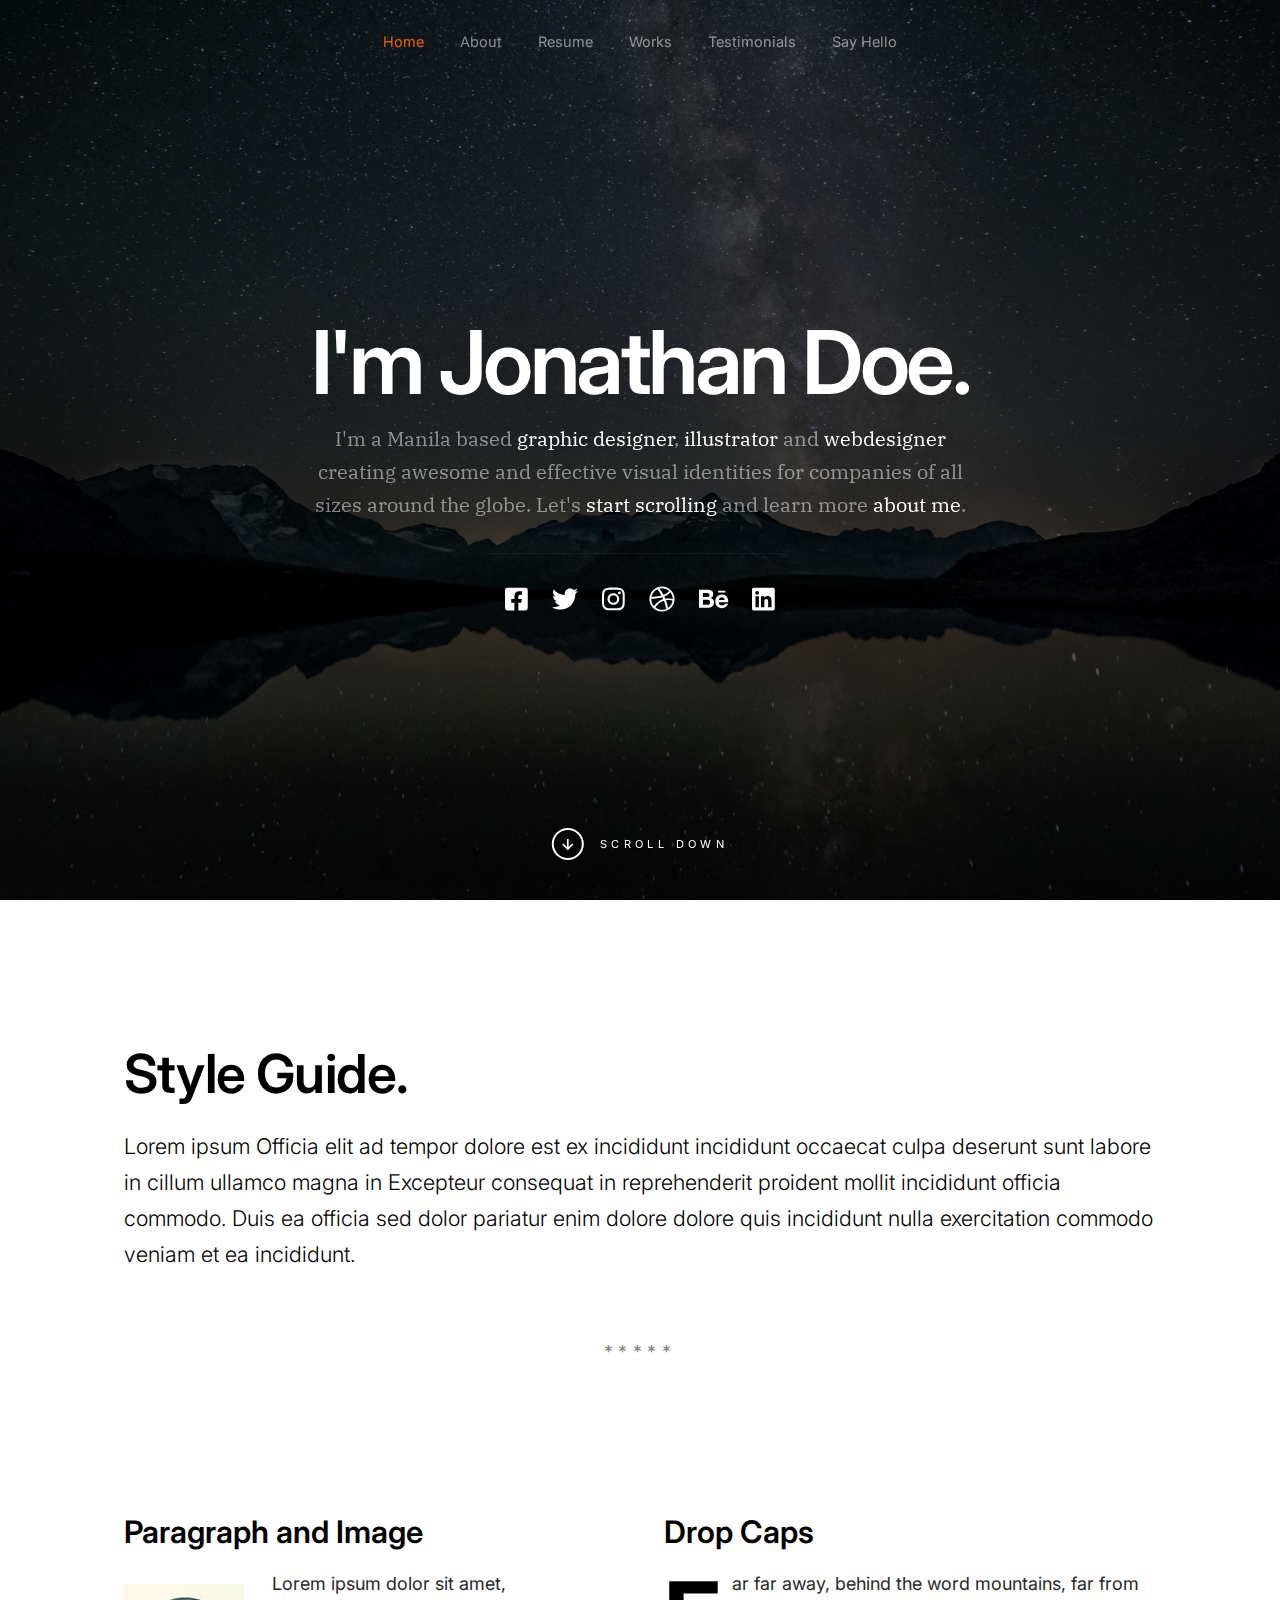
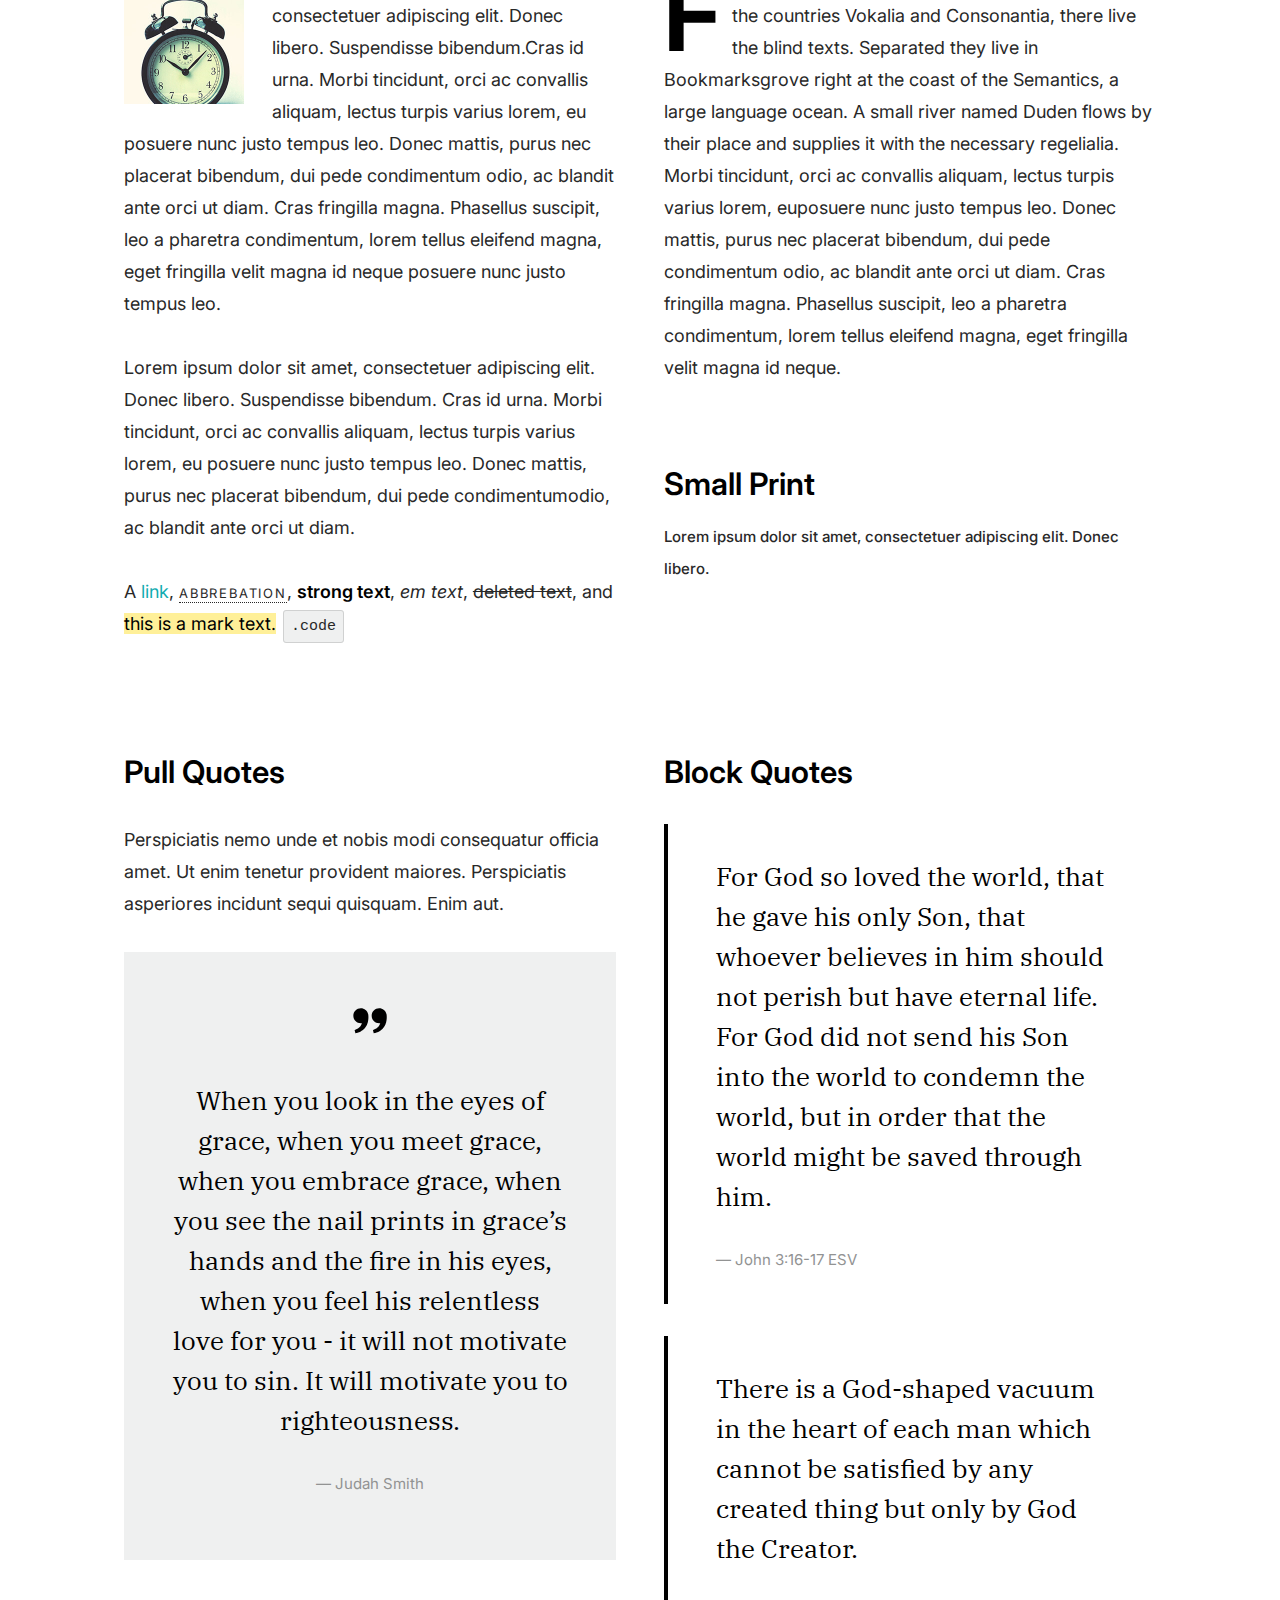
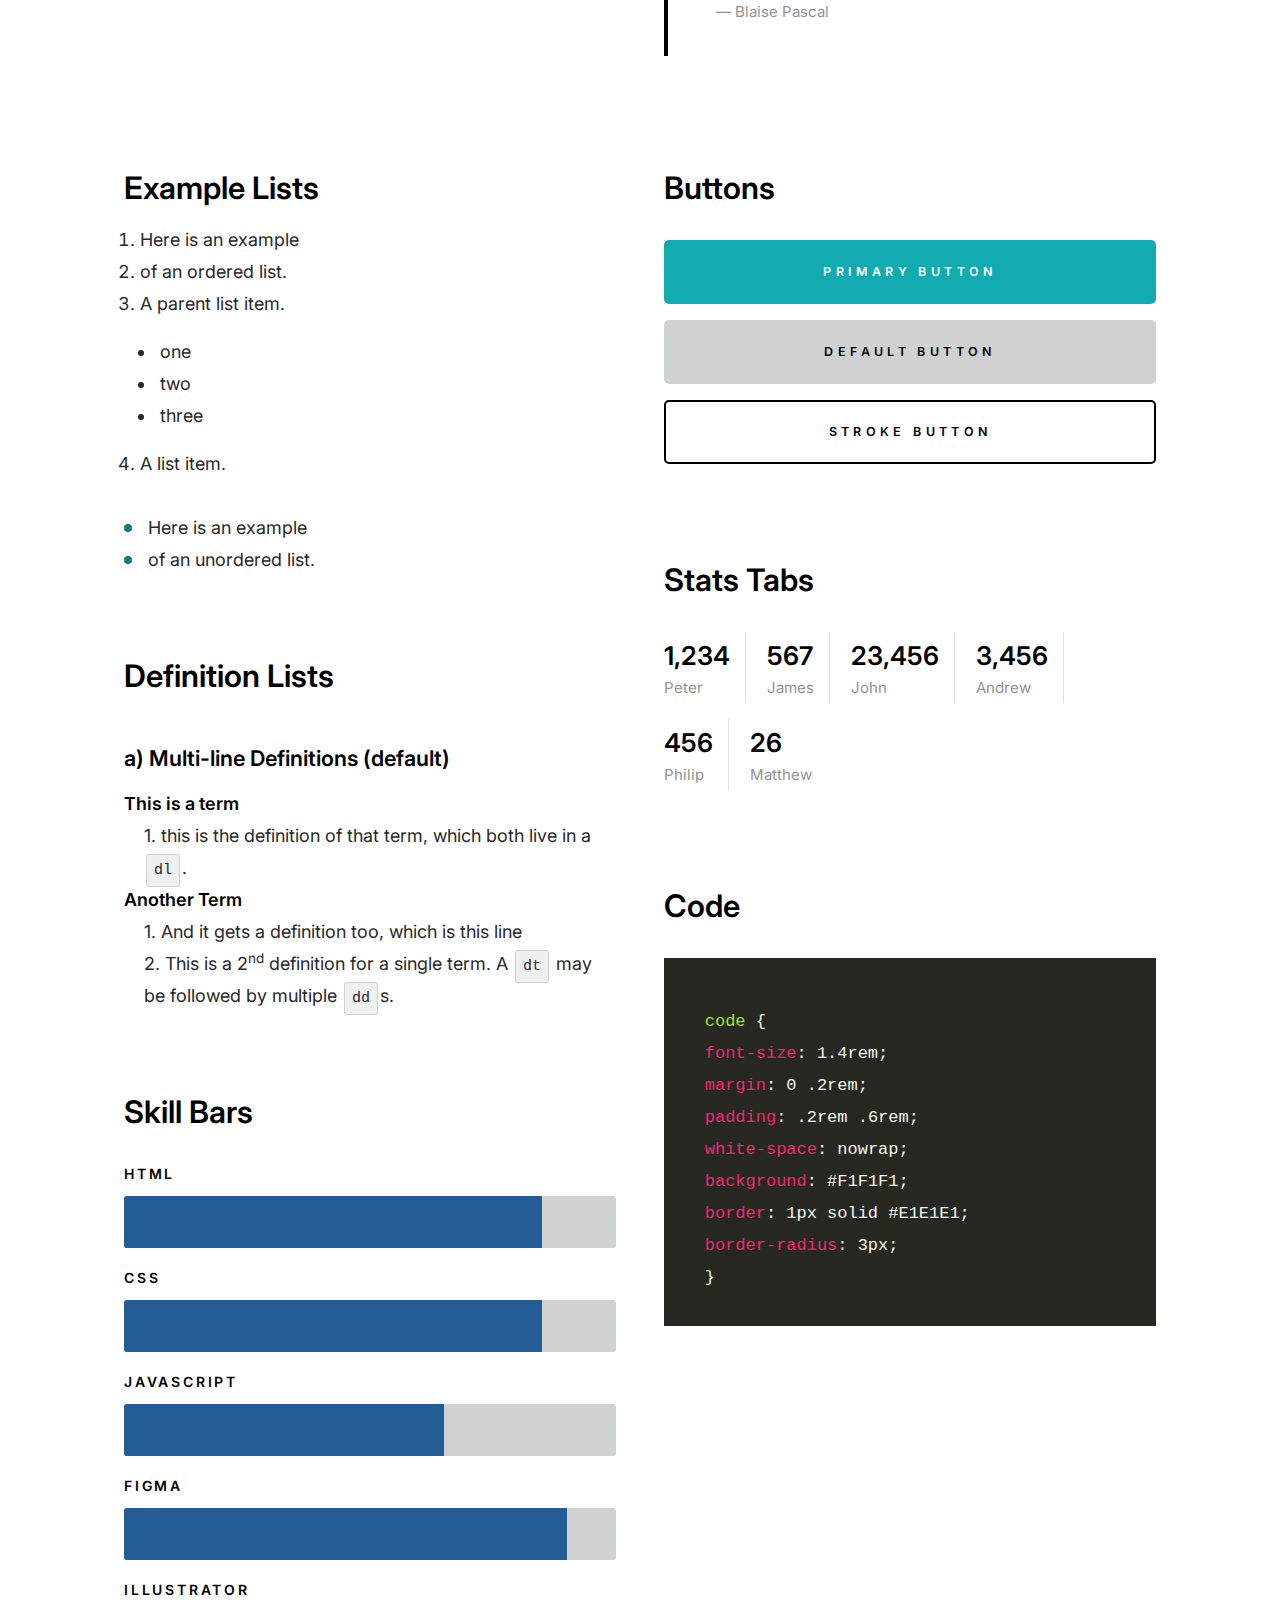
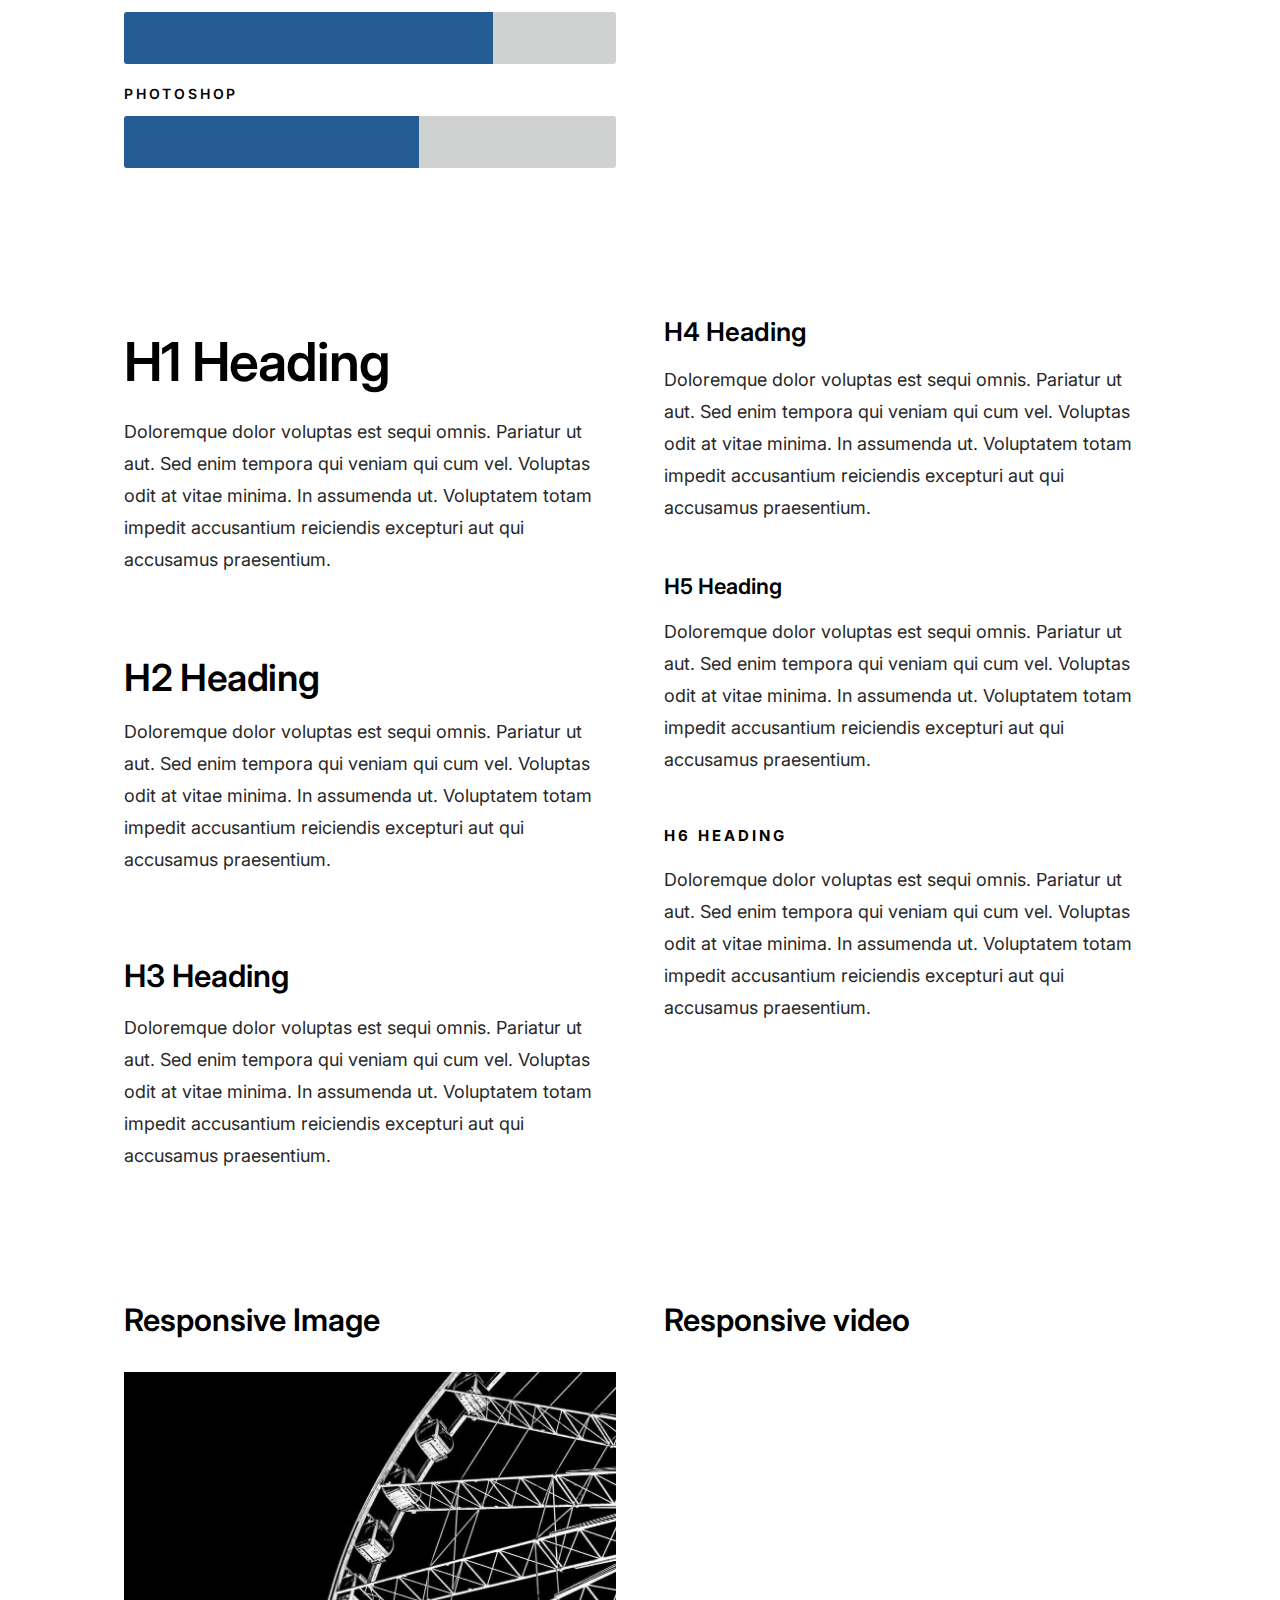
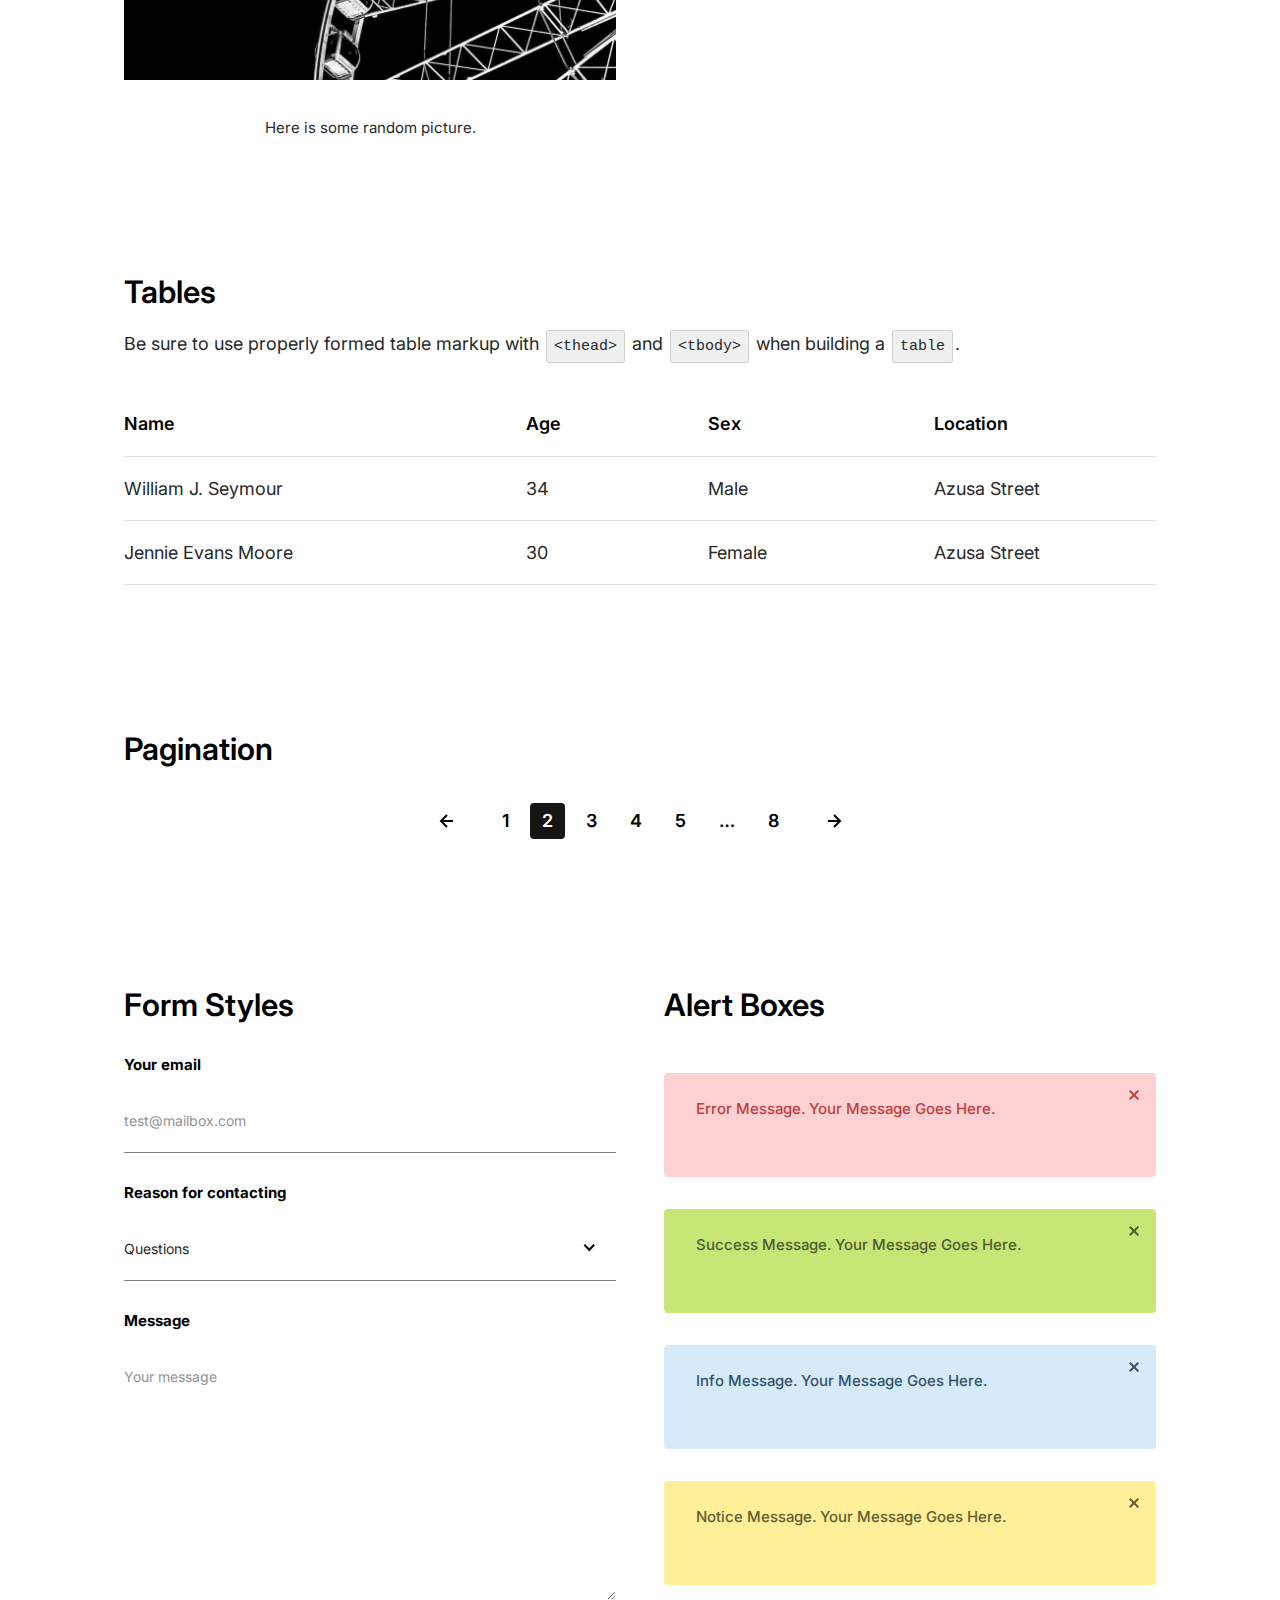
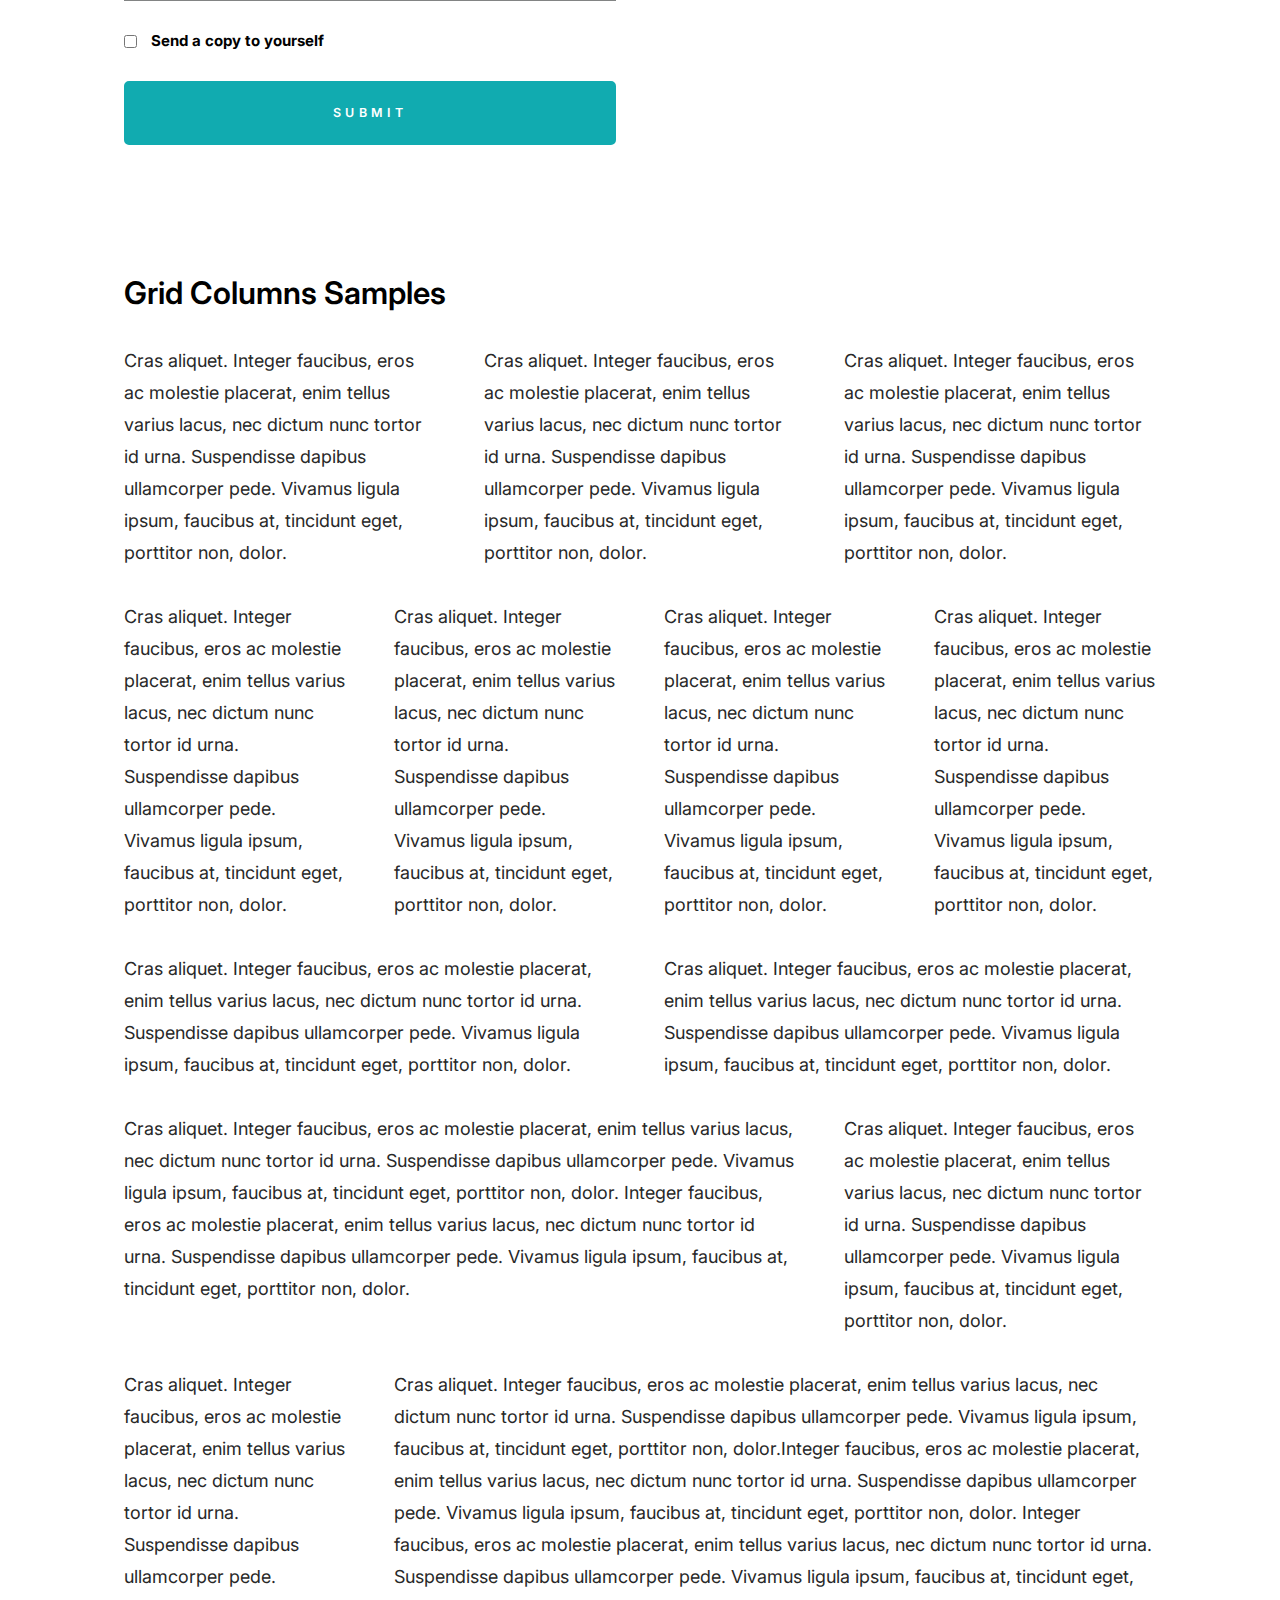
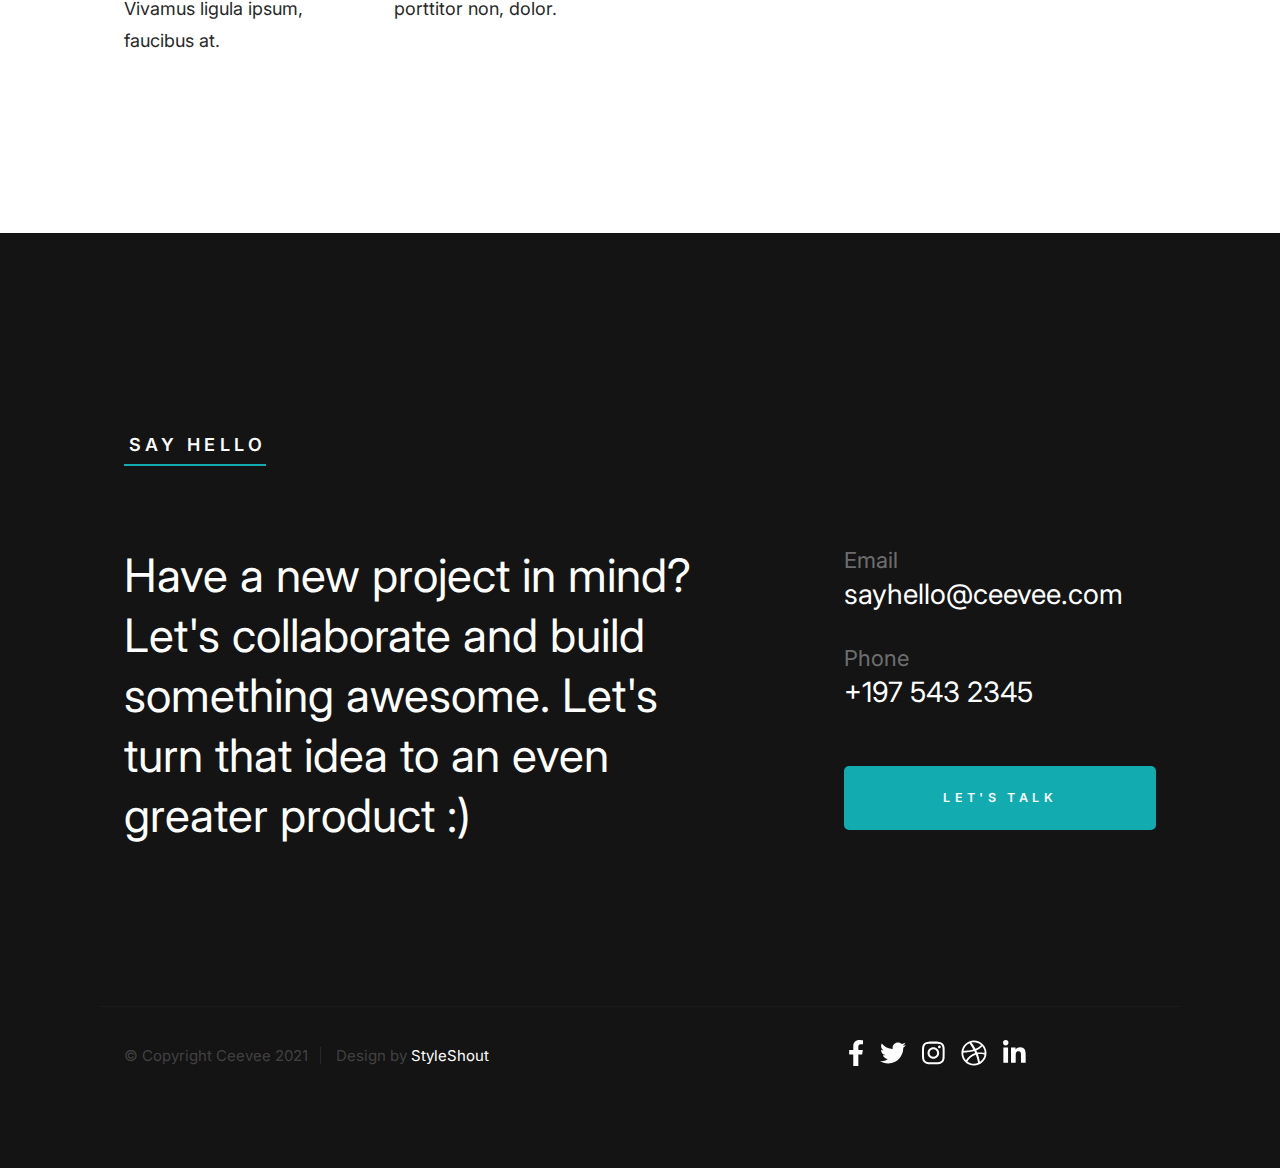
<file: styles.html>
<!DOCTYPE html>
<html class="no-js" lang="en">
<head>

    <!--- basic page needs
    ================================================== -->
    <meta charset="utf-8">
    <title>Styles - Ceevee 2.0</title>
    <meta name="description" content="">
    <meta name="author" content="">

    <!-- mobile specific metas
    ================================================== -->
    <meta name="viewport" content="width=device-width, initial-scale=1">

    <!-- CSS
    ================================================== -->
    <link rel="stylesheet" href="css/styles.css">
    <link rel="stylesheet" href="css/vendor.css">

    <style type="text/css" media="screen">
        .s-styles { 
            background-color: white;
            padding-top: calc(4.5 * var(--space));
            padding-bottom: calc(4.5 * var(--space));
            position: relative;
        }
        .s-styles .intro h1 {
            margin-top: 0;
        }
    </style>

    <!-- script
    ================================================== -->
    <script defer src="js/vendor/fontawesome/all.min.js"></script>

    <!-- favicons
    ================================================== -->
    <link rel="apple-touch-icon" sizes="180x180" href="apple-touch-icon.png">
    <link rel="icon" type="image/png" sizes="32x32" href="favicon-32x32.png">
    <link rel="icon" type="image/png" sizes="16x16" href="favicon-16x16.png">
    <link rel="manifest" href="site.webmanifest">

</head>

<body id="top" class="ss-preload">


    <!-- preloader
    ================================================== -->
    <div id="preloader">
        <div id="loader"></div>
    </div>


    <!-- header
    ================================================== -->
    <header class="s-header">
        <div class="row s-header__nav-wrap">
            <nav class="s-header__nav">
                <ul>
                    <li class="current"><a href="index.html">Home</a></li>
                    <li><a href="index.html#about">About</a></li>
                    <li><a href="index.html#resume">Resume</a></li>
                    <li><a href="index.html#portfolio">Works</a></li>
                    <li><a href="index.html#testimonials">Testimonials</a></li>
                    <li><a href="index.html#contact">Say Hello</a></li>
                </ul>
            </nav>
        </div> <!-- end row -->
        
        <a class="s-header__menu-toggle" href="#0" title="Menu">
            <span class="s-header__menu-icon"></span>
        </a>
    </header> <!-- end s-header -->


    <!-- hero
    ================================================== -->
    <section id="hero" class="s-hero target-section">

        <div class="s-hero__bg rellax" data-rellax-speed="-7"></div>

        <div class="row s-hero__content">
            <div class="column">

                <div class="s-hero__content-about">

                    <h1>I'm Jonathan Doe.</h1>

                    <h3>
                    I'm a Manila based <span>graphic designer</span>, <span>illustrator</span> and <span>webdesigner</span> creating awesome and
                    effective visual identities for companies of all sizes around the globe. Let's <a href="#about">start scrolling</a>
                    and learn more <a href="#about">about me</a>.
                    </h3>

                    <div class="s-hero__content-social">
                        <a href="#0"><i class="fab fa-facebook-square" aria-hidden="true"></i></a>
                        <a href="#0"><i class="fab fa-twitter" aria-hidden="true"></i></a>
                        <a href="#0"><i class="fab fa-instagram" aria-hidden="true"></i></a>
                        <a href="#0"><i class="fab fa-dribbble" aria-hidden="true"></i></a>
                        <a href="#0"><i class="fab fa-behance" aria-hidden="true"></i></a>
                        <a href="#0"><i class="fab fa-linkedin" aria-hidden="true"></i></a>
                    </div>

                </div> <!-- end s-hero__content-about -->

            </div>
        </div> <!-- s-hero__content -->

        <div class="s-hero__scroll">
            <a href="#styles" class="s-hero__scroll-link smoothscroll">
                <span class="scroll-arrow">
                    <svg xmlns="http://www.w3.org/2000/svg" width="24" height="24" viewBox="0 0 24 24" style="fill:rgba(0, 0, 0, 1);transform:;-ms-filter:"><path d="M18.707 12.707L17.293 11.293 13 15.586 13 6 11 6 11 15.586 6.707 11.293 5.293 12.707 12 19.414z"></path></svg>
                </span>
                <span class="scroll-text">Scroll Down</span>
            </a>
        </div> <!-- s-hero__scroll -->

    </section> <!-- end s-hero -->


    <!-- s-styles
    ================================================== -->
    <section id="styles" class="s-styles">

        <div class="row">

            <div class="column large-12 intro">

                <h1>Style Guide.</h1>

                <p class="lead">Lorem ipsum Officia elit ad tempor dolore est ex incididunt incididunt occaecat culpa deserunt 
                sunt labore in cillum ullamco magna in Excepteur consequat in reprehenderit proident mollit incididunt officia commodo.
                Duis ea officia sed dolor pariatur enim dolore dolore quis incididunt nulla exercitation commodo veniam et ea incididunt.
                </p>

                <hr class="fancy">
            </div>

        </div> <!-- end row -->

        <div class="row">

            <div class="column large-6 tab-12">

                <h3>Paragraph and Image</h3>

                <p><a href="#"><img width="120" height="120" class="h-pull-left" alt="sample-image" src="images/sample-image.jpg"></a>
                Lorem ipsum dolor sit amet, consectetuer adipiscing elit. Donec libero. Suspendisse bibendum.Cras id urna. Morbi 
                tincidunt, orci ac convallis aliquam, lectus turpis varius lorem, eu posuere nunc justo tempus leo. Donec mattis, 
                purus nec placerat bibendum, dui pede condimentum odio, ac blandit ante orci ut diam. Cras fringilla magna. 
                Phasellus suscipit, leo a pharetra condimentum, lorem tellus eleifend magna, eget fringilla velit magna id 
                neque posuere nunc justo tempus leo. </p>

                <p>
                Lorem ipsum dolor sit amet, consectetuer adipiscing elit. Donec libero. Suspendisse bibendum. Cras id urna. 
                Morbi tincidunt, orci ac convallis aliquam, lectus turpis varius lorem, eu posuere nunc justo tempus leo. 
                Donec mattis, purus nec placerat bibendum, dui pede condimentumodio, ac blandit ante orci ut diam.	
                </p>

                <p>A <a href="#">link</a>,
                <abbr title="this really isn't a very good description">abbrebation</abbr>,
                <strong>strong text</strong>,
                <em>em text</em>,
                <del>deleted text</del>, and
                <mark>this is a mark text.</mark>
                <code>.code</code>
                </p>

            </div>

            <div class="column large-6 tab-12">

                <h3>Drop Caps</h3>

                <p class="drop-cap">Far far away, behind the word mountains, far from the countries Vokalia and Consonantia,
                there live the blind texts. Separated they live in Bookmarksgrove right at the coast of the
                Semantics, a large language ocean. A small river named Duden flows by their place and supplies it with the 
                necessary regelialia. Morbi tincidunt, orci ac convallis aliquam, lectus turpis varius lorem, 
                euposuere nunc justo tempus leo. Donec mattis, purus nec placerat bibendum, dui pede condimentum odio, 
                ac blandit ante orci ut diam. Cras fringilla magna. Phasellus suscipit, leo a pharetra condimentum, 
                lorem tellus eleifend magna, eget fringilla velit magna id neque.
                </p>

                <h3>Small Print</h3>

                <p><small>Lorem ipsum dolor sit amet, consectetuer adipiscing elit. Donec libero.</small></p>

            </div>

        </div> <!-- end row -->

        <div class="row">

            <div class="column large-6 tab-12">

                <h3 class="h-add-bottom">Pull Quotes</h3>

                <p>
                Perspiciatis nemo unde et nobis modi consequatur officia amet. Ut enim 
                tenetur provident maiores. Perspiciatis asperiores incidunt sequi 
                quisquam. Enim aut. 
                </p>

                <figure class="pull-quote">
                    <blockquote>
                        <p>
                        When you look in the eyes of grace, when you meet grace, 
                        when you embrace grace, when you see the nail prints in 
                        grace’s hands and the fire in his eyes, when you feel his 
                        relentless love for you - it will not motivate you to sin. 
                        It will motivate you to righteousness.
                        </p>

                        <footer>
                            <cite>Judah Smith</cite>
                        </footer>
                    </blockquote>
                </figure>

            </div>

            <div class="column large-6 tab-12">

                <h3 class="h-add-bottom">Block Quotes</h3>

                <blockquote cite="http://where-i-got-my-info-from.com">
                    <p>
                    For God so loved the world, that he gave his only Son, that whoever believes in 
                    him should not perish but have eternal life. For God did not send his Son into 
                    the world to condemn the world, but in order that the world might be 
                    saved through him.
                    </p>

                    <footer>
                        <cite>
                            <a href="#0">John 3:16-17 ESV</a>
                        </cite>
                    </footer>

                </blockquote>

                <blockquote>
                    <p>There is a God-shaped vacuum in the heart of each man which cannot be satisfied 
                    by any created thing but only by God the Creator.</p>

                    <footer>
                        <cite>Blaise Pascal</cite>
                    </footer>

                </blockquote>

            </div>

        </div> <!-- end row -->

        <div class="row h-add-half-bottom">

            <div class="column large-6 tab-12">

                <h3>Example Lists</h3>

                <ol>
                    <li>Here is an example</li>
                    <li>of an ordered list.</li>
                    <li>A parent list item.
                        <ul>
                            <li>one</li>
                            <li>two</li>
                            <li>three</li>
                        </ul>
                        </li>
                        <li>A list item.</li>
                    </ol>

                <ul class="disc">
                    <li>Here is an example</li>
                    <li>of an unordered list.</li>
                </ul>

                <h3>Definition Lists</h3>

                <h5>a) Multi-line Definitions (default) </h5>

                <dl class="dictionary-style">
                    <dt><strong>This is a term</strong></dt>
                        <dd>this is the definition of that term, which both live in a <code>dl</code>.</dd>
                    <dt><strong>Another Term</strong></dt>
                        <dd>And it gets a definition too, which is this line</dd>
                        <dd>This is a 2<sup>nd</sup> definition for a single term. A <code>dt</code> may be followed by multiple <code>dd</code>s.</dd>
                </dl>

                <h3 class="h-add-bottom">Skill Bars</h3>

                <ul class="skill-bars-fat">
                    <li>
                    <div class="progress percent85"></div>
                    <strong>HTML</strong>
                    </li>
                    <li>
                    <div class="progress percent85"></div>
                    <strong>CSS</strong>
                    </li>
                    <li>
                    <div class="progress percent65"></div>
                    <strong>Javascript</strong>
                    </li>
                    <li>
                    <div class="progress percent90"></div>
                    <strong>Figma</strong>
                    </li>
                    <li>
                    <div class="progress percent75"></div>
                    <strong>Illustrator</strong>
                    </li>
                    <li>
                    <div class="progress percent60"></div>
                    <strong>Photoshop</strong>
                    </li>
                </ul>

            </div>

            <div class="column large-6 tab-12">

                <h3 class="h-add-bottom">Buttons</h3>

                <p>
                    <a class="btn btn--primary h-full-width" href="#0">Primary Button</a>
                    <a class="btn h-full-width" href="#0">Default Button</a>
                    <a class="btn btn--stroke h-full-width" href="#0">Stroke Button</a>
                </p>

                <h3>Stats Tabs</h3>

                <ul class="stats-tabs">
                    <li><a href="#0">1,234 <em>Peter</em></a></li>
                    <li><a href="#0">567 <em>James</em></a></li>
                    <li><a href="#0">23,456 <em>John</em></a></li>
                    <li><a href="#0">3,456 <em>Andrew</em></a></li>
                    <li><a href="#0">456 <em>Philip</em></a></li>
                    <li><a href="#0">26 <em>Matthew</em></a></li>
                </ul>

                <h3 class="h-add-bottom">Code</h3>

<pre><code class="language-css">
    code {
    font-size: 1.4rem;
    margin: 0 .2rem;
    padding: .2rem .6rem;
    white-space: nowrap;
    background: #F1F1F1;
    border: 1px solid #E1E1E1;	
    border-radius: 3px;
    }
</code></pre>

            </div>

        </div> <!-- end row -->

        <div class="row h-add-half-bottom">

            <div class="column large-6 tab-12">
                    
                <h1>H1 Heading</h1>
                <p>Doloremque dolor voluptas est sequi omnis. Pariatur ut aut. Sed enim tempora qui veniam qui cum vel. 
                Voluptas odit at vitae minima. In assumenda ut. Voluptatem totam impedit accusantium reiciendis excepturi aut qui accusamus praesentium.</p>

                <h2>H2 Heading</h2>
                <p>Doloremque dolor voluptas est sequi omnis. Pariatur ut aut. Sed enim tempora qui veniam qui cum vel. 
                Voluptas odit at vitae minima. In assumenda ut. Voluptatem totam impedit accusantium reiciendis excepturi aut qui accusamus praesentium.</p>

                <h3>H3 Heading</h3>
                <p>Doloremque dolor voluptas est sequi omnis. Pariatur ut aut. Sed enim tempora qui veniam qui cum vel. 
                Voluptas odit at vitae minima. In assumenda ut. Voluptatem totam impedit accusantium reiciendis excepturi aut qui accusamus praesentium.</p>

                
            </div>

            <div class="column large-6 tab-12">
                <h4>H4 Heading</h4>
                <p>Doloremque dolor voluptas est sequi omnis. Pariatur ut aut. Sed enim tempora qui veniam qui cum vel. 
                Voluptas odit at vitae minima. In assumenda ut. Voluptatem totam impedit accusantium reiciendis excepturi aut qui accusamus praesentium.</p>

                <h5>H5 Heading</h5>
                <p>Doloremque dolor voluptas est sequi omnis. Pariatur ut aut. Sed enim tempora qui veniam qui cum vel. 
                Voluptas odit at vitae minima. In assumenda ut. Voluptatem totam impedit accusantium reiciendis excepturi aut qui accusamus praesentium.</p>

                <h6>H6 Heading</h6>
                <p>Doloremque dolor voluptas est sequi omnis. Pariatur ut aut. Sed enim tempora qui veniam qui cum vel. 
                Voluptas odit at vitae minima. In assumenda ut. Voluptatem totam impedit accusantium reiciendis excepturi aut qui accusamus praesentium.</p>
    
                
            </div>

        </div> <!-- end row -->

        <div class="row h-add-half-bottom">

            <div class="column large-6 tab-12">

                <h3 class="h-add-bottom">Responsive Image</h3>

                <figure>
                    <img src="images/wheel-500.jpg" 
                    srcset="images/wheel-1000.jpg 1000w, 
                    images/wheel-500.jpg 500w" 
                    sizes="(max-width: 1000px) 100vw, 1000px" alt="">

                    <figcaption>
                        Here is some random picture.
                    </figcaption>
                </figure>

            </div>

            <div class="column large-6 tab-12">

                <h3 class="h-add-bottom">Responsive video</h3>

                <div class="video-container">
                <iframe title="vimeo-player" src="https://player.vimeo.com/video/14592941" width="640" height="360" frameborder="0" allowfullscreen></iframe>                
                </div>

            </div>
            
        </div> <!-- end row -->

        <div class="row h-add-bottom">

            <div class="column large-12">

                <h3>Tables</h3>
                <p>Be sure to use properly formed table markup with <code>&lt;thead&gt;</code> and <code>&lt;tbody&gt;</code> when building a <code>table</code>.</p>

                <div class="table-responsive">

                    <table>
                            <thead>
                            <tr>
                                <th>Name</th>
                                <th>Age</th>
                                <th>Sex</th>
                                <th>Location</th>
                            </tr>
                            </thead>
                            <tbody>
                            <tr>
                                <td>William J. Seymour</td>
                                <td>34</td>
                                <td>Male</td>
                                <td>Azusa Street</td>
                            </tr>
                            <tr>
                                <td>Jennie Evans Moore</td>
                                <td>30</td>
                                <td>Female</td>
                                <td>Azusa Street</td>
                            </tr>
                            </tbody>
                    </table>

                </div>

            </div>
            
        </div> <!-- end row -->

        <div class="row">

            <div class="column large-12">
                <h3>Pagination</h3>

                <nav class="pgn">
                    <ul>
                        <li>
                            <a class="pgn__prev" href="#0">
                                <svg xmlns="http://www.w3.org/2000/svg" width="24" height="24" viewBox="0 0 24 24"><path d="M12.707 17.293L8.414 13H18v-2H8.414l4.293-4.293-1.414-1.414L4.586 12l6.707 6.707z"/></svg>
                            </a>
                        </li>
                        <li><a class="pgn__num" href="#0">1</a></li>
                        <li><span class="pgn__num current">2</span></li>
                        <li><a class="pgn__num" href="#0">3</a></li>
                        <li><a class="pgn__num" href="#0">4</a></li>
                        <li><a class="pgn__num" href="#0">5</a></li>
                        <li><span class="pgn__num dots">…</span></li>
                        <li><a class="pgn__num" href="#0">8</a></li>
                        <li>
                            <a class="pgn__next" href="#0">
                                <svg xmlns="http://www.w3.org/2000/svg" width="24" height="24" viewBox="0 0 24 24"><path d="M11.293 17.293l1.414 1.414L19.414 12l-6.707-6.707-1.414 1.414L15.586 11H6v2h9.586z"/></svg>
                            </a>
                        </li>
                    </ul>
                </nav>
            </div>

        </div> <!-- end row -->


        <div class="row">

            <div class="column large-6 tab-12">

                <h3 class="h-add-bottom">Form Styles</h3>

                <form>
                    <div>
                        <label for="sampleInput">Your email</label>
                        <input class="h-full-width" type="email" placeholder="test@mailbox.com" id="sampleInput">
                    </div>
                    <div>
                        <label for="sampleRecipientInput">Reason for contacting</label>
                        <div class="ss-custom-select">
                            <select class="h-full-width" id="sampleRecipientInput">
                                <option value="Option 1">Questions</option>
                                <option value="Option 2">Report</option>
                                <option value="Option 3">Others</option>
                            </select>
                        </div>
                    </div>
                    
                    <label for="exampleMessage">Message</label>
                    <textarea class="h-full-width" placeholder="Your message" id="exampleMessage"></textarea>

                    <label class="h-add-bottom">
                        <input type="checkbox">
                        <span class="label-text">Send a copy to yourself</span>
                    </label>
                
                    <input class="btn--primary h-full-width" type="submit" value="Submit">
                </form>

            </div>

            <div class="column large-6 tab-12">

                <h3>Alert Boxes</h3>

                <br>
                
                <div class="alert-box alert-box--error">
                    <p>Error Message. Your Message Goes Here.</p>
                    <span class="alert-box__close"></span>
                </div><!-- end error -->
                        
                <div class="alert-box alert-box--success">
                    <p>Success Message. Your Message Goes Here.</p>
                    <span class="alert-box__close"></span>
                </div><!-- end success -->
                        
                <div class="alert-box alert-box--info">
                    <p>Info Message. Your Message Goes Here.</p>
                    <span class="alert-box__close"></span>
                </div><!-- end info -->
                        
                <div class="alert-box alert-box--notice">
                    <p>Notice Message. Your Message Goes Here.</p>
                    <span class="alert-box__close"></span>
                </div><!-- end notice -->
            
            </div>

        </div> <!-- end row -->

        <div class="row">

            <div class="large-12 column">
               <h3 class="h-add-bottom">Grid Columns Samples</h3>
            </div>
   
        </div> <!-- Row End-->


        <div class="row">
   
            <div class="large-4 mob-12 column">
                <p>
                Cras aliquet. Integer faucibus, eros ac molestie placerat, enim tellus varius lacus,
                nec dictum nunc tortor id urna. Suspendisse dapibus ullamcorper pede. Vivamus ligula ipsum,
                faucibus at, tincidunt eget, porttitor non, dolor. 
                </p>
             </div>
   
            <div class="large-4 mob-12 column">
                <p>
                Cras aliquet. Integer faucibus, eros ac molestie placerat, enim tellus varius lacus,
                nec dictum nunc tortor id urna. Suspendisse dapibus ullamcorper pede. Vivamus ligula ipsum,
                faucibus at, tincidunt eget, porttitor non, dolor. 
                </p>
            </div>
   
            <div class="large-4 mob-12 column">
                <p>
                Cras aliquet. Integer faucibus, eros ac molestie placerat, enim tellus varius lacus,
                nec dictum nunc tortor id urna. Suspendisse dapibus ullamcorper pede. Vivamus ligula ipsum,
                faucibus at, tincidunt eget, porttitor non, dolor. 
                </p>
            </div>
   
        </div>
   
        <div class="row">
   
            <div class="large-3 tab-6 mob-12 column">
                <p>
                Cras aliquet. Integer faucibus, eros ac molestie placerat, enim tellus varius lacus,
                nec dictum nunc tortor id urna. Suspendisse dapibus ullamcorper pede. Vivamus ligula ipsum,
                faucibus at, tincidunt eget, porttitor non, dolor. 
                </p>
            </div>
   
            <div class="large-3 tab-6 mob-12 column">
                <p>
                Cras aliquet. Integer faucibus, eros ac molestie placerat, enim tellus varius lacus,
                nec dictum nunc tortor id urna. Suspendisse dapibus ullamcorper pede. Vivamus ligula ipsum,
                faucibus at, tincidunt eget, porttitor non, dolor. 
                </p>
            </div>
   
            <div class="large-3 tab-6 mob-12 column">
                <p>
                Cras aliquet. Integer faucibus, eros ac molestie placerat, enim tellus varius lacus,
                nec dictum nunc tortor id urna. Suspendisse dapibus ullamcorper pede. Vivamus ligula ipsum,
                faucibus at, tincidunt eget, porttitor non, dolor. 
                </p>
            </div>
   
            <div class="large-3 tab-6 mob-12 column">
                <p>
                Cras aliquet. Integer faucibus, eros ac molestie placerat, enim tellus varius lacus,
                nec dictum nunc tortor id urna. Suspendisse dapibus ullamcorper pede. Vivamus ligula ipsum,
                faucibus at, tincidunt eget, porttitor non, dolor. 
                </p>
            </div>
   
        </div>
   
        <div class="row">
   
            <div class="large-6 mob-12 column">
                <p>
                Cras aliquet. Integer faucibus, eros ac molestie placerat, enim tellus varius lacus,
                nec dictum nunc tortor id urna. Suspendisse dapibus ullamcorper pede. Vivamus ligula ipsum,
                faucibus at, tincidunt eget, porttitor non, dolor. 
                </p>
            </div>
   
            <div class="large-6 mob-12 column">
                <p>
                Cras aliquet. Integer faucibus, eros ac molestie placerat, enim tellus varius lacus,
                nec dictum nunc tortor id urna. Suspendisse dapibus ullamcorper pede. Vivamus ligula ipsum,
                faucibus at, tincidunt eget, porttitor non, dolor. 
                </p>
            </div>
   
        </div>
   
        <div class="row">
   
            <div class="large-8 tab-7 mob-12 column">
                <p>
                Cras aliquet. Integer faucibus, eros ac molestie placerat, enim tellus varius lacus,
                nec dictum nunc tortor id urna. Suspendisse dapibus ullamcorper pede. Vivamus ligula ipsum,
                faucibus at, tincidunt eget, porttitor non, dolor. Integer faucibus, eros ac molestie placerat, enim tellus varius lacus,
                nec dictum nunc tortor id urna. Suspendisse dapibus ullamcorper pede. Vivamus ligula ipsum,
                faucibus at, tincidunt eget, porttitor non, dolor.
                </p>
            </div>
   
            <div class="large-4 tab-5 mob-12 column">
                <p>
                Cras aliquet. Integer faucibus, eros ac molestie placerat, enim tellus varius lacus,
                nec dictum nunc tortor id urna. Suspendisse dapibus ullamcorper pede. Vivamus ligula ipsum,
                faucibus at, tincidunt eget, porttitor non, dolor. 
                </p>
            </div>
   
         </div>
   
         <div class="row">
   
            <div class="large-3 tab-5 mob-12 column">
                <p>
                Cras aliquet. Integer faucibus, eros ac molestie placerat, enim tellus varius lacus,
                nec dictum nunc tortor id urna. Suspendisse dapibus ullamcorper pede. Vivamus ligula ipsum,
                faucibus at. 
                </p>
             </div>
   
            <div class="large-9 tab-7 mob-12 column">
                <p>
                Cras aliquet. Integer faucibus, eros ac molestie placerat, enim tellus varius lacus,
                nec dictum nunc tortor id urna. Suspendisse dapibus ullamcorper pede. Vivamus ligula ipsum,
                faucibus at, tincidunt eget, porttitor non, dolor.Integer faucibus, eros ac molestie placerat, enim tellus varius lacus,
                nec dictum nunc tortor id urna. Suspendisse dapibus ullamcorper pede. Vivamus ligula ipsum,
                faucibus at, tincidunt eget, porttitor non, dolor. Integer faucibus, eros ac molestie placerat, enim tellus varius lacus,
                nec dictum nunc tortor id urna. Suspendisse dapibus ullamcorper pede. Vivamus ligula ipsum,
                faucibus at, tincidunt eget, porttitor non, dolor.
                </p>
             </div>
   
         </div> 

    </section> <!-- end s-styles -->


    <!-- contact
    ================================================== -->
    <section id="contact" class="s-contact target-section">

        <div class="row s-contact__header">
            <div class="column large-12">
                <h3 class="section-header-allcaps">Say Hello</h3>
            </div>
        </div>

        <div class="row s-contact__content">

            <div class="column large-7 medium-12">

                <h4 class="huge-text">
                Have a new project in mind? Let's collaborate and build something awesome. 
                Let's turn that idea to an even greater product :)
                </h4>

            </div>

            <div class="column large-4 medium-12">

                <div class="row contact-infos">
                    <div class="column large-12 medium-6 tab-12">
                        <div class="contact-block">
                            <h5 class="contact-block__header">
                                Email
                            </h5>
                            <p class="contact-block__content">
                                <a class="mailtoui" href="mailto:sayhello@ceevee.com">sayhello@ceevee.com</a>
                            </p>
                        </div> <!-- end contact-block -->
                    </div>
                    <div class="column large-12 medium-6 tab-12">
                        <div class="contact-block">
                            <h5 class="contact-block__header">
                                Phone
                            </h5>
                            <p class="contact-block__content">
                                <a href="tel:+1975432345">+197 543 2345</a>
                            </p>
                        </div> <!-- end contact-block -->
                    </div>

                    <div class="column large-12">
                        <a href="mailto:sayhello@ceevee.com" class="mailtoui btn btn--primary h-full-width">Let's Talk</a>
                    </div>
                </div> <!-- end contact-infos -->

            </div>
        </div> <!-- s-contact__content -->

    </section> <!-- end s-contact -->
    

    <!-- footer
    ================================================== -->
    <footer class="s-footer">
        <div class="row">
            <div class="column large-4 medium-6 w-1000-stack s-footer__social-block">
                <ul class="s-footer__social">
                    <li><a href="#0"><i class="fab fa-facebook-f" aria-hidden="true"></i></a></li>
                    <li><a href="#0"><i class="fab fa-twitter" aria-hidden="true"></i></a></li>
                    <li><a href="#0"><i class="fab fa-instagram" aria-hidden="true"></i></a></li>
                    <li><a href="#0"><i class="fab fa-dribbble" aria-hidden="true"></i></a></li>
                    <li><a href="#0"><i class="fab fa-linkedin-in" aria-hidden="true"></i></a></li>
                </ul>
            </div>

            <div class="column large-7 medium-6 w-1000-stack ss-copyright">
                <span>© Copyright Ceevee 2021</span> 
                <span>Design by <a href="https://www.styleshout.com/">StyleShout</a></span>
            </div>
        </div>

        <div class="ss-go-top">
            <a class="smoothscroll" title="Back to Top" href="#top">
                <svg xmlns="http://www.w3.org/2000/svg" viewBox="0 0 24 24"><path d="M6 4h12v2H6zm5 10v6h2v-6h5l-6-6-6 6z"/></svg>
             </a>
        </div> <!-- end ss-go-top -->
    </footer>


    <!-- Java Script
    ================================================== -->
    <script src="js/plugins.js"></script>
    <script src="js/main.js"></script>

</body>

</html>
</file>
<file: css/styles.css>
/* =================================================================== 
 * Ceevee Main Stylesheet
 * Template Ver. 2.0.0
 * 01-03-2021
 * ------------------------------------------------------------------
 *
 * TOC:
 * # settings and variables
 *      ## fonts
 *      ## colors
 *      ## vertical spacing and typescale
 *      ## grid variables
 * # normalize
 * # basic/base setup styles
 *      ## media
 *      ## typography resets
 *      ## links
 *      ## inputs
 * # Grid v3.0.0
 *      ## medium screen devices
 *      ## tablets
 *      ## mobile devices
 *      ## small mobile devices <= 400px
 * # block grids
 *      ## block grids - medium screen devices
 *      ## block grids - tablets
 *      ## block grids - mobile devices
 *      ## block grids - small mobile devices <= 400px
 * # MISC 
 * # custom grid, block grid STACK breakpoints
 * # base style overrides 
 *      ## links
 * # typography & general theme styles
 *      ## Lists
 *      ## responsive video container
 *      ## floated image
 *      ## tables
 *      ## spacing
 * # preloader
 *      ## page loaded
 * # forms 
 *      ## Style Placeholder Text
 * # buttons 
 * # additional components
 *      ## skillbars
 *      ## alert box
 *      ## pagination 
 * # common and reusable styles
 *      ## animation stuff 
 *      ## MailtoUI style overrides
 * # site header
 *      ## header nav
 *      ## mobile menu toggle 
 * # hero
 *      ## hero content
 *      ## hero social
 *      ## hero scrolldown
 *      ## animate intro content
 * # resume 
 *      ## resume block
 * # portfolio
 *      ## portfolio list
 *      ## modal popup
 * # CTA
 * # testimonials
 *      ## swiper style overrides
 *      ## testimonial slider 
 * # contact
 *      ## contact block
 * # footer
 *      ## footer social
 *      ## copyright
 *      ## go top
 *
 * ------------------------------------------------------------------ */


/* ===================================================================
 * # settings and variables
 *
 * ------------------------------------------------------------------- */

/* ------------------------------------------------------------------- 
 * ## fonts
 * ------------------------------------------------------------------- */
@import url("https://fonts.googleapis.com/css2?family=IBM+Plex+Serif:ital,wght@0,300;0,400;0,500;0,600;0,700;1,200;1,300;1,400;1,500;1,600&family=Inter:wght@300;400;500;600;700&display=swap");
:root {
    --font-1: "Inter", sans-serif;
    --font-2: "IBM Plex Serif", serif;
    /* monospace
     */
    --font-mono: Consolas, "Andale Mono", Courier, "Courier New", monospace;
}

/* ------------------------------------------------------------------- 
 * ## colors
 * ------------------------------------------------------------------- */
:root {
    /* color-1(#11ABB0)
     * color-2(#F06000)
     */
    --color-1: hsla(182, 82%, 38%, 1);
    --color-2: hsla(24, 100%, 47%, 1);

    /* theme color variations
     */
    --color-1-lighter: hsla(182, 82%, 58%, 1);
    --color-1-light  : hsla(182, 82%, 48%, 1);
    --color-1-dark   : hsla(182, 82%, 28%, 1);
    --color-1-darker : hsla(182, 82%, 18%, 1);
    --color-2-lighter: hsla(24, 100%, 67%, 1);
    --color-2-light  : hsla(24, 100%, 57%, 1);
    --color-2-dark   : hsla(24, 100%, 37%, 1);
    --color-2-darker : hsla(24, 100%, 27%, 1);

    /* feedback colors
     * color-error(#ffd1d2), color-success(#c8e675), 
     * color-info(#d7ecfb), color-notice(#fff099)
     */
    --color-error          : hsla(359, 100%, 91%, 1);
    --color-success        : hsla(76, 69%, 68%, 1);
    --color-info           : hsla(205, 82%, 91%, 1);
    --color-notice         : hsla(51, 100%, 80%, 1);
    --color-error-content  : hsla(359, 50%, 50%, 1);
    --color-success-content: hsla(76, 29%, 28%, 1);
    --color-info-content   : hsla(205, 32%, 31%, 1);
    --color-notice-content : hsla(51, 30%, 30%, 1);

    /* shades 
     * generated using 
     * Tint & Shade Generator 
     * (https://maketintsandshades.com/)
     */
    --color-black  : #000000;
    --color-gray-19: #0a0a0a;
    --color-gray-18: #141414;
    --color-gray-17: #1e1e1e;
    --color-gray-16: #282828;
    --color-gray-15: #323333;
    --color-gray-14: #3b3d3d;
    --color-gray-13: #454747;
    --color-gray-12: #4f5151;
    --color-gray-11: #595b5b;
    --color-gray-10: #636565;
    --color-gray-9 : #737474;
    --color-gray-8 : #828484;
    --color-gray-7 : #929393;
    --color-gray-6 : #a1a3a3;
    --color-gray-5 : #b1b2b2;
    --color-gray-4 : #c1c1c1;
    --color-gray-3 : #d0d1d1;
    --color-gray-2 : #e0e0e0;
    --color-gray-1 : #eff0f0;
    --color-white  : #ffffff;

    /* text
     */
    --color-text       : var(--color-gray-16);
    --color-text-dark  : var(--color-black);
    --color-text-light : var(--color-gray-7);
    --color-placeholder: var(--color-gray-7);

    /* buttons
     */
    --color-btn                   : var(--color-gray-3);
    --color-btn-text              : var(--color-black);
    --color-btn-hover             : var(--color-black);
    --color-btn-hover-text        : var(--color-white);
    --color-btn-primary           : var(--color-1);
    --color-btn-primary-text      : var(--color-white);
    --color-btn-primary-hover     : var(--color-2);
    --color-btn-primary-hover-text: var(--color-white);
    --color-btn-stroke            : var(--color-black);
    --color-btn-stroke-text       : var(--color-black);
    --color-btn-stroke-hover      : var(--color-black);
    --color-btn-stroke-hover-text : var(--color-white);

    /* others
     */
    --color-bg     : var(--color-gray-18);
    --color-border : var(--color-gray-2);
    --border-radius: 5px;
}

/* ------------------------------------------------------------------- 
 * ## vertical spacing and typescale
 * ------------------------------------------------------------------- */
:root {

    /* spacing
     * base font size: 18px 
     * vertical space unit : 32px
     */
    --base-size: 62.5%;
    --base-font-size: 1.8rem;
    --space: 3.2rem;

    /* vertical spacing 
     */
    --vspace-0_125: calc(0.125 * var(--space));
    --vspace-0_25 : calc(0.25 * var(--space));
    --vspace-0_5  : calc(0.5 * var(--space));
    --vspace-0_75 : calc(0.75 * var(--space));
    --vspace-0_875: calc(0.875 * var(--space));
    --vspace-1    : calc(var(--space));
    --vspace-1_25 : calc(1.25 * var(--space));
    --vspace-1_5  : calc(1.5 * var(--space));
    --vspace-1_75 : calc(1.75 * var(--space));
    --vspace-2    : calc(2 * var(--space));
    --vspace-2_5  : calc(2.5 * var(--space));
    --vspace-3    : calc(3 * var(--space));
    --vspace-3_5  : calc(3.5 * var(--space));
    --vspace-4    : calc(4 * var(--space));
    --vspace-4_5  : calc(4.5 * var(--space));
    --vspace-5    : calc(5 * var(--space));

    /* type scale
     * ratio 1:2 | base: 18px
     * -------------------------------------------------------
     *
     * --text-display-3 = (77.40px)
     * --text-display-2 = (64.50px)
     * --text-display-1 = (53.75px)
     * --text-xxxl      = (44.79px)
     * --text-xxl       = (37.32px)
     * --text-xl        = (31.10px)
     * --text-lg        = (25.92px)
     * --text-md        = (21.60px)
     * --text-size      = (18.00px) BASE
     * --text-sm        = (15.00px)
     * --text-xs        = (12.50px)
     *
     * -------------------------------------------------------
     */
    --text-scale-ratio: 1.2;
    --text-size       : var(--base-font-size);
    --text-xs         : calc((var(--text-size) / var(--text-scale-ratio)) / var(--text-scale-ratio));
    --text-sm         : calc(var(--text-xs) * var(--text-scale-ratio));
    --text-md         : calc(var(--text-sm) * var(--text-scale-ratio) * var(--text-scale-ratio));
    --text-lg         : calc(var(--text-md) * var(--text-scale-ratio));
    --text-xl         : calc(var(--text-lg) * var(--text-scale-ratio));
    --text-xxl        : calc(var(--text-xl) * var(--text-scale-ratio));
    --text-xxxl       : calc(var(--text-xxl) * var(--text-scale-ratio));
    --text-display-1  : calc(var(--text-xxxl) * var(--text-scale-ratio));
    --text-display-2  : calc(var(--text-display-1) * var(--text-scale-ratio));
    --text-display-3  : calc(var(--text-display-2) * var(--text-scale-ratio));

    /* default button height
     */
    --vspace-btn: var(--vspace-2);
}

/* on mobile devices below 600px
 */
@media screen and (max-width: 600px) {
    :root {
        --base-font-size: 1.6rem;
        --space: 2.8rem;
    }
}

/* ------------------------------------------------------------------- 
 * ## grid variables
 * ------------------------------------------------------------------- */
:root {

    /* widths for rows and containers
     */
    --width-full    : 100%;
    --width-max     : 1080px;
    --width-wide    : 1400px;
    --width-wider   : 1600px;
    --width-widest  : 1800px;
    --width-narrow  : 800px;
    --width-narrower: 600px;
    --width-grid-max: var(--width-max);

    /* gutters
     */
    --gutter-lg : 2.4rem;
    --gutter-md : 2rem;
    --gutter-mob: 1rem;
}


/* ==========================================================================
 * # normalize
 * normalize.css v8.0.1 | MIT License |
 * github.com/necolas/normalize.css
 *
 * -------------------------------------------------------------------------- */

/* ------------------------------------------------------------------- 
 * ## document
 * ------------------------------------------------------------------- */

/* 1. Correct the line height in all browsers.
 * 2. Prevent adjustments of font size after orientation changes in iOS.*/

html {
    line-height: 1.15;
    /* 1 */
    -webkit-text-size-adjust: 100%;
    /* 2 */
}

/* ------------------------------------------------------------------- 
 * ## sections
 * ------------------------------------------------------------------- */

/* Remove the margin in all browsers. */

body {
    margin: 0;
}

/* Render the `main` element consistently in IE. */

main {
    display: block;
}

/* Correct the font size and margin on `h1` elements within `section` and
 * `article` contexts in Chrome, Firefox, and Safari. */

h1 {
    font-size: 2em;
    margin: 0.67em 0;
}

/* ------------------------------------------------------------------- 
 * ## grouping
 * ------------------------------------------------------------------- */

/* 1. Add the correct box sizing in Firefox.
 * 2. Show the overflow in Edge and IE. */

hr {
    -webkit-box-sizing: content-box;
    box-sizing: content-box;
    /* 1 */
    height: 0;
    /* 1 */
    overflow: visible;
    /* 2 */
}

/* 1. Correct the inheritance and scaling of font size in all browsers.
 * 2. Correct the odd `em` font sizing in all browsers. */

pre {
    font-family: monospace, monospace;
    /* 1 */
    font-size: 1em;
    /* 2 */
}

/* ------------------------------------------------------------------- 
 * ## text-level semantics
 * ------------------------------------------------------------------- */

/* Remove the gray background on active links in IE 10. */

a {
    background-color: transparent;
}

/* 1. Remove the bottom border in Chrome 57-
 * 2. Add the correct text decoration in Chrome, Edge, IE, Opera, and Safari. */

abbr[title] {
    border-bottom: none;
    /* 1 */
    text-decoration: underline;
    /* 2 */
    -webkit-text-decoration: underline dotted;
    text-decoration: underline dotted;
    /* 2 */
}

/* Add the correct font weight in Chrome, Edge, and Safari. */

b, strong {
    font-weight: bolder;
}

/* 1. Correct the inheritance and scaling of font size in all browsers.
 * 2. Correct the odd `em` font sizing in all browsers. */

code, kbd, samp {
    font-family: monospace, monospace;
    /* 1 */
    font-size: 1em;
    /* 2 */
}

/* Add the correct font size in all browsers. */

small {
    font-size: 80%;
}

/* Prevent `sub` and `sup` elements from affecting the line height in
 * all browsers. */

sub, sup {
    font-size: 75%;
    line-height: 0;
    position: relative;
    vertical-align: baseline;
}

sub {
    bottom: -0.25em;
}

sup {
    top: -0.5em;
}

/* ------------------------------------------------------------------- 
 * ## embedded content
 * ------------------------------------------------------------------- */

/* Remove the border on images inside links in IE 10. */

img {
    border-style: none;
}

/* ------------------------------------------------------------------- 
 * ## forms
 * ------------------------------------------------------------------- */

/* 1. Change the font styles in all browsers.
 * 2. Remove the margin in Firefox and Safari. */

button, input, optgroup, select, textarea {
    font-family: inherit;
    /* 1 */
    font-size: 100%;
    /* 1 */
    line-height: 1.15;
    /* 1 */
    margin: 0;
    /* 2 */
}

/* Show the overflow in IE.
 * 1. Show the overflow in Edge. */

button, input {
    /* 1 */
    overflow: visible;
}

/* Remove the inheritance of text transform in Edge, Firefox, and IE.
 * 1. Remove the inheritance of text transform in Firefox. */

button, select {
    /* 1 */
    text-transform: none;
}

/* Correct the inability to style clickable types in iOS and Safari. */

button, [type="button"], [type="reset"], [type="submit"] {
    -webkit-appearance: button;
}

/* Remove the inner border and padding in Firefox. */

button::-moz-focus-inner, [type="button"]::-moz-focus-inner, [type="reset"]::-moz-focus-inner, [type="submit"]::-moz-focus-inner {
    border-style: none;
    padding: 0;
}

/* Restore the focus styles unset by the previous rule. */

button:-moz-focusring, [type="button"]:-moz-focusring, [type="reset"]:-moz-focusring, [type="submit"]:-moz-focusring {
    outline: 1px dotted ButtonText;
}

/* Correct the padding in Firefox. */

fieldset {
    padding: 0.35em 0.75em 0.625em;
}

/* 1. Correct the text wrapping in Edge and IE.
 * 2. Correct the color inheritance from `fieldset` elements in IE.
 * 3. Remove the padding so developers are not caught out when they zero out
 *    `fieldset` elements in all browsers. */

legend {
    -webkit-box-sizing: border-box;
    box-sizing: border-box;
    /* 1 */
    color: inherit;
    /* 2 */
    display: table;
    /* 1 */
    max-width: 100%;
    /* 1 */
    padding: 0;
    /* 3 */
    white-space: normal;
    /* 1 */
}

/* Add the correct vertical alignment in Chrome, Firefox, and Opera. */

progress {
    vertical-align: baseline;
}

/* Remove the default vertical scrollbar in IE 10+. */

textarea {
    overflow: auto;
}

/* 1. Add the correct box sizing in IE 10.
 * 2. Remove the padding in IE 10. */

[type="checkbox"], [type="radio"] {
    -webkit-box-sizing: border-box;
    box-sizing: border-box;
    /* 1 */
    padding: 0;
    /* 2 */
}

/* Correct the cursor style of increment and decrement buttons in Chrome. */

[type="number"]::-webkit-inner-spin-button, [type="number"]::-webkit-outer-spin-button {
    height: auto;
}

/* 1. Correct the odd appearance in Chrome and Safari.
 * 2. Correct the outline style in Safari. */

[type="search"] {
    -webkit-appearance: textfield;
    /* 1 */
    outline-offset: -2px;
    /* 2 */
}

/* Remove the inner padding in Chrome and Safari on macOS. */

[type="search"]::-webkit-search-decoration {
    -webkit-appearance: none;
}

/* 1. Correct the inability to style clickable types in iOS and Safari.
 * 2. Change font properties to `inherit` in Safari. */

::-webkit-file-upload-button {
    -webkit-appearance: button;
    /* 1 */
    font: inherit;
    /* 2 */
}

/* ------------------------------------------------------------------- 
 * ## interactive
 * ------------------------------------------------------------------- */

/* Add the correct display in Edge, IE 10+, and Firefox. */

details {
    display: block;
}

/* Add the correct display in all browsers. */

summary {
    display: list-item;
}

/* ------------------------------------------------------------------- 
 * ## misc
 * ------------------------------------------------------------------- */

/* Add the correct display in IE 10+. */

template {
    display: none;
}

/* Add the correct display in IE 10. */

[hidden] {
    display: none;
}


/* ===================================================================
 * # basic/base setup styles
 *
 * ------------------------------------------------------------------- */
html {
    font-size: 62.5%;
    -webkit-box-sizing: border-box;
    box-sizing: border-box;
}

*, *::before, *::after {
    -webkit-box-sizing: inherit;
    box-sizing: inherit;
}

body {
    font-weight: normal;
    line-height: 1;
    word-wrap: break-word;
    -moz-font-smoothing: grayscale;
    -moz-osx-font-smoothing: grayscale;
    -webkit-font-smoothing: antialiased;
    -webkit-overflow-scrolling: touch;
    -webkit-text-size-adjust: none;
}

/* ------------------------------------------------------------------- 
 * ## media
 * ------------------------------------------------------------------- */
svg, img, video embed, iframe, object {
    max-width: 100%;
    height: auto;
}

/* ------------------------------------------------------------------- 
 * ## typography resets
 * ------------------------------------------------------------------- */
div, dl, dt, dd, ul, ol, li, h1, h2, h3, h4, h5, h6, pre, form, p, blockquote, th, td {
    margin: 0;
    padding: 0;
}

p {
    font-size: inherit;
    text-rendering: optimizeLegibility;
}

em, i {
    font-style: italic;
    line-height: inherit;
}

strong, b {
    font-weight: bold;
    line-height: inherit;
}

small {
    font-size: 60%;
    line-height: inherit;
}

ol, ul {
    list-style: none;
}

li {
    display: block;
}

/* ------------------------------------------------------------------- 
 * ## links
 * ------------------------------------------------------------------- */
a {
    text-decoration: none;
    line-height: inherit;
}

a img {
    border: none;
}

/* ------------------------------------------------------------------- 
 * ## inputs
 * ------------------------------------------------------------------- */
fieldset {
    margin: 0;
    padding: 0;
}

input[type="email"], 
input[type="number"], 
input[type="search"], 
input[type="text"], 
input[type="tel"], 
input[type="url"], 
input[type="password"], textarea {
    -webkit-appearance: none;
    -moz-appearance: none;
    appearance: none;
}


/* ===================================================================
 * # Grid v3.0.0
 *
 *   -----------------------------------------------------------------
 * - Grid breakpoints are based on MAXIMUM WIDTH media queries, 
 *   meaning they apply to that one breakpoint and ALL THOSE BELOW IT.
 * - Grid columns without a specified width will automatically layout 
 *   as equal width columns.
 * ------------------------------------------------------------------- */

/* rows
 * ------------------------------------- */
.row {
    width: 92%;
    max-width: var(--width-grid-max);
    margin: 0 auto;
    display: -ms-flexbox;
    display: -webkit-box;
    display: flex;
    -ms-flex-flow: row wrap;
    -webkit-box-orient: horizontal;
    -webkit-box-direction: normal;
    flex-flow: row wrap;
}

.row .row {
    width: auto;
    max-width: none;
    margin-left: calc(var(--gutter-lg) * -1);
    margin-right: calc(var(--gutter-lg) * -1);
}

/* columns
 * -------------------------------------- */
.column {
    -ms-flex: 1 1 0%;
    -webkit-box-flex: 1;
    flex: 1 1 0%;
    padding: 0 var(--gutter-lg);
}

.collapse>.column, .column.collapse {
    padding: 0;
}

/* flex row containers utility classes
 */
.row.row-wrap {
    -ms-flex-wrap: wrap;
    flex-wrap: wrap;
}

.row.row-nowrap {
    -ms-flex-wrap: none;
    flex-wrap: nowrap;
}

.row.row-y-top {
    -ms-flex-align: start;
    -webkit-box-align: start;
    align-items: flex-start;
}

.row.row-y-bottom {
    -ms-flex-align: end;
    -webkit-box-align: end;
    align-items: flex-end;
}

.row.row-y-center {
    -ms-flex-align: center;
    -webkit-box-align: center;
    align-items: center;
}

.row.row-stretch {
    -ms-flex-align: stretch;
    -webkit-box-align: stretch;
    align-items: stretch;
}

.row.row-baseline {
    -ms-flex-align: baseline;
    -webkit-box-align: baseline;
    align-items: baseline;
}

.row.row-x-left {
    -ms-flex-pack: start;
    -webkit-box-pack: start;
    justify-content: flex-start;
}

.row.row-x-right {
    -ms-flex-pack: end;
    -webkit-box-pack: end;
    justify-content: flex-end;
}

.row.row-x-center {
    -ms-flex-pack: center;
    -webkit-box-pack: center;
    justify-content: center;
}

/* flex item utility alignment classes
 */
.align-center {
    margin: auto;
    -webkit-align-self: center;
    -ms-flex-item-align: center;
    -ms-grid-row-align: center;
    align-self: center;
}

.align-left {
    margin-right: auto;
    -webkit-align-self: center;
    -ms-flex-item-align: center;
    -ms-grid-row-align: center;
    align-self: center;
}

.align-right {
    margin-left: auto;
    -webkit-align-self: center;
    -ms-flex-item-align: center;
    -ms-grid-row-align: center;
    align-self: center;
}

.align-x-center {
    margin-right: auto;
    margin-left: auto;
}

.align-x-left {
    margin-right: auto;
}

.align-x-right {
    margin-left: auto;
}

.align-y-center {
    -webkit-align-self: center;
    -ms-flex-item-align: center;
    -ms-grid-row-align: center;
    align-self: center;
}

.align-y-top {
    -webkit-align-self: flex-start;
    -ms-flex-item-align: start;
    align-self: flex-start;
}

.align-y-bottom {
    -webkit-align-self: flex-end;
    -ms-flex-item-align: end;
    align-self: flex-end;
}

/* large screen column widths 
 */
.large-1 {
    -ms-flex: 0 0 8.33333%;
    -webkit-box-flex: 0;
    flex: 0 0 8.33333%;
    max-width: 8.33333%;
}

.large-2 {
    -ms-flex: 0 0 16.66667%;
    -webkit-box-flex: 0;
    flex: 0 0 16.66667%;
    max-width: 16.66667%;
}

.large-3 {
    -ms-flex: 0 0 25%;
    -webkit-box-flex: 0;
    flex: 0 0 25%;
    max-width: 25%;
}

.large-4 {
    -ms-flex: 0 0 33.33333%;
    -webkit-box-flex: 0;
    flex: 0 0 33.33333%;
    max-width: 33.33333%;
}

.large-5 {
    -ms-flex: 0 0 41.66667%;
    -webkit-box-flex: 0;
    flex: 0 0 41.66667%;
    max-width: 41.66667%;
}

.large-6 {
    -ms-flex: 0 0 50%;
    -webkit-box-flex: 0;
    flex: 0 0 50%;
    max-width: 50%;
}

.large-7 {
    -ms-flex: 0 0 58.33333%;
    -webkit-box-flex: 0;
    flex: 0 0 58.33333%;
    max-width: 58.33333%;
}

.large-8 {
    -ms-flex: 0 0 66.66667%;
    -webkit-box-flex: 0;
    flex: 0 0 66.66667%;
    max-width: 66.66667%;
}

.large-9 {
    -ms-flex: 0 0 75%;
    -webkit-box-flex: 0;
    flex: 0 0 75%;
    max-width: 75%;
}

.large-10 {
    -ms-flex: 0 0 83.33333%;
    -webkit-box-flex: 0;
    flex: 0 0 83.33333%;
    max-width: 83.33333%;
}

.large-11 {
    -ms-flex: 0 0 91.66667%;
    -webkit-box-flex: 0;
    flex: 0 0 91.66667%;
    max-width: 91.66667%;
}

.large-12 {
    -ms-flex: 0 0 100%;
    -webkit-box-flex: 0;
    flex: 0 0 100%;
    max-width: 100%;
}

/* ------------------------------------------------------------------- 
 * ## medium screen devices
 * ------------------------------------------------------------------- */
@media screen and (max-width: 1200px) {
    .row .row {
        margin-left: calc(var(--gutter-md) * -1);
        margin-right: calc(var(--gutter-md) * -1);
    }
    .column {
        padding: 0 var(--gutter-md);
    }
    .medium-1 {
        -ms-flex: 0 0 8.33333%;
        -webkit-box-flex: 0;
        flex: 0 0 8.33333%;
        max-width: 8.33333%;
    }
    .medium-2 {
        -ms-flex: 0 0 16.66667%;
        -webkit-box-flex: 0;
        flex: 0 0 16.66667%;
        max-width: 16.66667%;
    }
    .medium-3 {
        -ms-flex: 0 0 25%;
        -webkit-box-flex: 0;
        flex: 0 0 25%;
        max-width: 25%;
    }
    .medium-4 {
        -ms-flex: 0 0 33.33333%;
        -webkit-box-flex: 0;
        flex: 0 0 33.33333%;
        max-width: 33.33333%;
    }
    .medium-5 {
        -ms-flex: 0 0 41.66667%;
        -webkit-box-flex: 0;
        flex: 0 0 41.66667%;
        max-width: 41.66667%;
    }
    .medium-6 {
        -ms-flex: 0 0 50%;
        -webkit-box-flex: 0;
        flex: 0 0 50%;
        max-width: 50%;
    }
    .medium-7 {
        -ms-flex: 0 0 58.33333%;
        -webkit-box-flex: 0;
        flex: 0 0 58.33333%;
        max-width: 58.33333%;
    }
    .medium-8 {
        -ms-flex: 0 0 66.66667%;
        -webkit-box-flex: 0;
        flex: 0 0 66.66667%;
        max-width: 66.66667%;
    }
    .medium-9 {
        -ms-flex: 0 0 75%;
        -webkit-box-flex: 0;
        flex: 0 0 75%;
        max-width: 75%;
    }
    .medium-10 {
        -ms-flex: 0 0 83.33333%;
        -webkit-box-flex: 0;
        flex: 0 0 83.33333%;
        max-width: 83.33333%;
    }
    .medium-11 {
        -ms-flex: 0 0 91.66667%;
        -webkit-box-flex: 0;
        flex: 0 0 91.66667%;
        max-width: 91.66667%;
    }
    .medium-12 {
        -ms-flex: 0 0 100%;
        -webkit-box-flex: 0;
        flex: 0 0 100%;
        max-width: 100%;
    }
}

/* ------------------------------------------------------------------- 
 * ## tablets
 * ------------------------------------------------------------------- */
@media screen and (max-width: 800px) {
    .row {
        width: 90%;
    }
    .tab-1 {
        -ms-flex: 0 0 8.33333%;
        -webkit-box-flex: 0;
        flex: 0 0 8.33333%;
        max-width: 8.33333%;
    }
    .tab-2 {
        -ms-flex: 0 0 16.66667%;
        -webkit-box-flex: 0;
        flex: 0 0 16.66667%;
        max-width: 16.66667%;
    }
    .tab-3 {
        -ms-flex: 0 0 25%;
        -webkit-box-flex: 0;
        flex: 0 0 25%;
        max-width: 25%;
    }
    .tab-4 {
        -ms-flex: 0 0 33.33333%;
        -webkit-box-flex: 0;
        flex: 0 0 33.33333%;
        max-width: 33.33333%;
    }
    .tab-5 {
        -ms-flex: 0 0 41.66667%;
        -webkit-box-flex: 0;
        flex: 0 0 41.66667%;
        max-width: 41.66667%;
    }
    .tab-6 {
        -ms-flex: 0 0 50%;
        -webkit-box-flex: 0;
        flex: 0 0 50%;
        max-width: 50%;
    }
    .tab-7 {
        -ms-flex: 0 0 58.33333%;
        -webkit-box-flex: 0;
        flex: 0 0 58.33333%;
        max-width: 58.33333%;
    }
    .tab-8 {
        -ms-flex: 0 0 66.66667%;
        -webkit-box-flex: 0;
        flex: 0 0 66.66667%;
        max-width: 66.66667%;
    }
    .tab-9 {
        -ms-flex: 0 0 75%;
        -webkit-box-flex: 0;
        flex: 0 0 75%;
        max-width: 75%;
    }
    .tab-10 {
        -ms-flex: 0 0 83.33333%;
        -webkit-box-flex: 0;
        flex: 0 0 83.33333%;
        max-width: 83.33333%;
    }
    .tab-11 {
        -ms-flex: 0 0 91.66667%;
        -webkit-box-flex: 0;
        flex: 0 0 91.66667%;
        max-width: 91.66667%;
    }
    .tab-12 {
        -ms-flex: 0 0 100%;
        -webkit-box-flex: 0;
        flex: 0 0 100%;
        max-width: 100%;
    }
    .hide-on-tablet {
        display: none;
    }
}

/* ------------------------------------------------------------------- 
 * ## mobile devices
 * ------------------------------------------------------------------- */
@media screen and (max-width: 600px) {
    .row {
        width: 100%;
        padding-left: 6vw;
        padding-right: 6vw;
    }
    .row .row {
        margin-left: calc(var(--gutter-mob) * -1);
        margin-right: calc(var(--gutter-mob) * -1);
        padding-left: 0;
        padding-right: 0;
    }
    .column {
        padding: 0 var(--gutter-mob);
    }
    .mob-1 {
        -ms-flex: 0 0 8.33333%;
        -webkit-box-flex: 0;
        flex: 0 0 8.33333%;
        max-width: 8.33333%;
    }
    .mob-2 {
        -ms-flex: 0 0 16.66667%;
        -webkit-box-flex: 0;
        flex: 0 0 16.66667%;
        max-width: 16.66667%;
    }
    .mob-3 {
        -ms-flex: 0 0 25%;
        -webkit-box-flex: 0;
        flex: 0 0 25%;
        max-width: 25%;
    }
    .mob-4 {
        -ms-flex: 0 0 33.33333%;
        -webkit-box-flex: 0;
        flex: 0 0 33.33333%;
        max-width: 33.33333%;
    }
    .mob-5 {
        -ms-flex: 0 0 41.66667%;
        -webkit-box-flex: 0;
        flex: 0 0 41.66667%;
        max-width: 41.66667%;
    }
    .mob-6 {
        -ms-flex: 0 0 50%;
        -webkit-box-flex: 0;
        flex: 0 0 50%;
        max-width: 50%;
    }
    .mob-7 {
        -ms-flex: 0 0 58.33333%;
        -webkit-box-flex: 0;
        flex: 0 0 58.33333%;
        max-width: 58.33333%;
    }
    .mob-8 {
        -ms-flex: 0 0 66.66667%;
        -webkit-box-flex: 0;
        flex: 0 0 66.66667%;
        max-width: 66.66667%;
    }
    .mob-9 {
        -ms-flex: 0 0 75%;
        -webkit-box-flex: 0;
        flex: 0 0 75%;
        max-width: 75%;
    }
    .mob-10 {
        -ms-flex: 0 0 83.33333%;
        -webkit-box-flex: 0;
        flex: 0 0 83.33333%;
        max-width: 83.33333%;
    }
    .mob-11 {
        -ms-flex: 0 0 91.66667%;
        -webkit-box-flex: 0;
        flex: 0 0 91.66667%;
        max-width: 91.66667%;
    }
    .mob-12 {
        -ms-flex: 0 0 100%;
        -webkit-box-flex: 0;
        flex: 0 0 100%;
        max-width: 100%;
    }
    .hide-on-mobile {
        display: none;
    }
}

/* ------------------------------------------------------------------- 
 * ## small mobile devices <= 400px
 * ------------------------------------------------------------------- */
@media screen and (max-width: 400px) {
    .row .row {
        margin-left: 0;
        margin-right: 0;
    }
    .column {
        -ms-flex: 0 0 100%;
        -webkit-box-flex: 0;
        flex: 0 0 100%;
        max-width: 100%;
        margin-left: 0;
        margin-right: 0;
        padding: 0;
    }
    .hide-on-mobile-small {
        display: none;
    }
}


/* ===================================================================
 * # block grids
 *
 * -------------------------------------------------------------------
 * Equally-sized columns define at parent/row level.
 * ------------------------------------------------------------------- */
.block-large-1-8>.column {
    -ms-flex: 0 0 12.5%;
    -webkit-box-flex: 0;
    flex: 0 0 12.5%;
    max-width: 12.5%;
}

.block-large-1-6>.column {
    -ms-flex: 0 0 16.66667%;
    -webkit-box-flex: 0;
    flex: 0 0 16.66667%;
    max-width: 16.66667%;
}

.block-large-1-5>.column {
    -ms-flex: 0 0 20%;
    -webkit-box-flex: 0;
    flex: 0 0 20%;
    max-width: 20%;
}

.block-large-1-4>.column {
    -ms-flex: 0 0 25%;
    -webkit-box-flex: 0;
    flex: 0 0 25%;
    max-width: 25%;
}

.block-large-1-3>.column {
    -ms-flex: 0 0 33.33333%;
    -webkit-box-flex: 0;
    flex: 0 0 33.33333%;
    max-width: 33.33333%;
}

.block-large-1-2>.column {
    -ms-flex: 0 0 50%;
    -webkit-box-flex: 0;
    flex: 0 0 50%;
    max-width: 50%;
}

.block-large-full>.column {
    -ms-flex: 0 0 100%;
    -webkit-box-flex: 0;
    flex: 0 0 100%;
    max-width: 100%;
}

/* ------------------------------------------------------------------- 
 * ## block grids - medium screen devices
 * ------------------------------------------------------------------- */
@media screen and (max-width: 1200px) {
    .block-medium-1-8>.column {
        -ms-flex: 0 0 12.5%;
        -webkit-box-flex: 0;
        flex: 0 0 12.5%;
        max-width: 12.5%;
    }
    .block-medium-1-6>.column {
        -ms-flex: 0 0 16.66667%;
        -webkit-box-flex: 0;
        flex: 0 0 16.66667%;
        max-width: 16.66667%;
    }
    .block-medium-1-5>.column {
        -ms-flex: 0 0 20%;
        -webkit-box-flex: 0;
        flex: 0 0 20%;
        max-width: 20%;
    }
    .block-medium-1-4>.column {
        -ms-flex: 0 0 25%;
        -webkit-box-flex: 0;
        flex: 0 0 25%;
        max-width: 25%;
    }
    .block-medium-1-3>.column {
        -ms-flex: 0 0 33.33333%;
        -webkit-box-flex: 0;
        flex: 0 0 33.33333%;
        max-width: 33.33333%;
    }
    .block-medium-1-2>.column {
        -ms-flex: 0 0 50%;
        -webkit-box-flex: 0;
        flex: 0 0 50%;
        max-width: 50%;
    }
    .block-medium-full>.column {
        -ms-flex: 0 0 100%;
        -webkit-box-flex: 0;
        flex: 0 0 100%;
        max-width: 100%;
    }
}

/* ------------------------------------------------------------------- 
 * ## block grids - tablets
 * ------------------------------------------------------------------- */
@media screen and (max-width: 800px) {
    .block-tab-1-8>.column {
        -ms-flex: 0 0 12.5%;
        -webkit-box-flex: 0;
        flex: 0 0 12.5%;
        max-width: 12.5%;
    }
    .block-tab-1-6>.column {
        -ms-flex: 0 0 16.66667%;
        -webkit-box-flex: 0;
        flex: 0 0 16.66667%;
        max-width: 16.66667%;
    }
    .block-tab-1-5>.column {
        -ms-flex: 0 0 20%;
        -webkit-box-flex: 0;
        flex: 0 0 20%;
        max-width: 20%;
    }
    .block-tab-1-4>.column {
        -ms-flex: 0 0 25%;
        -webkit-box-flex: 0;
        flex: 0 0 25%;
        max-width: 25%;
    }
    .block-tab-1-3>.column {
        -ms-flex: 0 0 33.33333%;
        -webkit-box-flex: 0;
        flex: 0 0 33.33333%;
        max-width: 33.33333%;
    }
    .block-tab-1-2>.column {
        -ms-flex: 0 0 50%;
        -webkit-box-flex: 0;
        flex: 0 0 50%;
        max-width: 50%;
    }
    .block-tab-full>.column {
        -ms-flex: 0 0 100%;
        -webkit-box-flex: 0;
        flex: 0 0 100%;
        max-width: 100%;
    }
}

/* ------------------------------------------------------------------- 
 * ## block grids - mobile devices
 * ------------------------------------------------------------------- */
@media screen and (max-width: 600px) {
    .block-mob-1-8>.column {
        -ms-flex: 0 0 12.5%;
        -webkit-box-flex: 0;
        flex: 0 0 12.5%;
        max-width: 12.5%;
    }
    .block-mob-1-6>.column {
        -ms-flex: 0 0 16.66667%;
        -webkit-box-flex: 0;
        flex: 0 0 16.66667%;
        max-width: 16.66667%;
    }
    .block-mob-1-5>.column {
        -ms-flex: 0 0 20%;
        -webkit-box-flex: 0;
        flex: 0 0 20%;
        max-width: 20%;
    }
    .block-mob-1-4>.column {
        -ms-flex: 0 0 25%;
        -webkit-box-flex: 0;
        flex: 0 0 25%;
        max-width: 25%;
    }
    .block-mob-1-3>.column {
        -ms-flex: 0 0 33.33333%;
        -webkit-box-flex: 0;
        flex: 0 0 33.33333%;
        max-width: 33.33333%;
    }
    .block-mob-1-2>.column {
        -ms-flex: 0 0 50%;
        -webkit-box-flex: 0;
        flex: 0 0 50%;
        max-width: 50%;
    }
    .block-mob-full>.column {
        -ms-flex: 0 0 100%;
        -webkit-box-flex: 0;
        flex: 0 0 100%;
        max-width: 100%;
    }
}

/* ------------------------------------------------------------------- 
 * ## block grids - small mobile devices <= 400px
 * ------------------------------------------------------------------- */
@media screen and (max-width: 400px) {
    .stack>.column {
        -ms-flex: 0 0 100%;
        -webkit-box-flex: 0;
        flex: 0 0 100%;
        max-width: 100%;
        margin-left: 0;
        margin-right: 0;
        padding: 0;
    }
}


/* ===================================================================
 * # MISC 
 *
 * ------------------------------------------------------------------- */
.h-group:after {
    content: "";
    display: table;
    clear: both;
}

/* misc helper classes
 */
.is-hidden {
    display: none;
}

.is-invisible {
    visibility: hidden;
}

.h-screen-reader-text {
    clip: rect(1px, 1px, 1px, 1px);
    -webkit-clip-path: inset(50%);
    clip-path: inset(50%);
    height: 1px;
    width: 1px;
    margin: -1px;
    overflow: hidden;
    padding: 0;
    border: 0;
    position: absolute;
}

.h-antialiased {
    -webkit-font-smoothing: antialiased;
    -moz-osx-font-smoothing: grayscale;
}

.h-overflow-hidden {
    overflow: hidden;
}

.h-remove-top {
    margin-top: 0;
}

.h-remove-bottom {
    margin-bottom: 0;
}

.h-add-half-bottom {
    margin-bottom: var(--vspace-0_5) !important;
}

.h-add-bottom {
    margin-bottom: var(--vspace-1) !important;
}

.h-no-border {
    border: none;
}

.h-full-width {
    width: 100%;
}

.h-text-center {
    text-align: center;
}

.h-text-left {
    text-align: left;
}

.h-text-right {
    text-align: right;
}

.h-pull-left {
    float: left;
}

.h-pull-right {
    float: right;
}


/* ===================================================================
 * # custom grid, block grid STACK breakpoints
 *
 * ------------------------------------------------------------------- */
@media screen and (max-width: 1000px) {
    .w-1000-stack, .block-1000-stack>.column {
        -ms-flex: 0 0 100%;
        -webkit-box-flex: 0;
        flex: 0 0 100%;
        max-width: 100%;
    }
}

@media screen and (max-width: 700px) {
    .w-700-stack, .block-700-stack>.column {
        -ms-flex: 0 0 100%;
        -webkit-box-flex: 0;
        flex: 0 0 100%;
        max-width: 100%;
    }
}

@media screen and (max-width: 500px) {
    .w-500-stack, .block-500-stack>.column {
        -ms-flex: 0 0 100%;
        -webkit-box-flex: 0;
        flex: 0 0 100%;
        max-width: 100%;
    }
}

/* ===================================================================
 * # base style overrides 
 *
 * ------------------------------------------------------------------- */
html {
    font-size: var(--base-size);
}

html, body {
    height: 100%;
}

body {
    background: var(--color-bg);
    font-family: var(--font-1);
    font-size: var(--text-size);
    font-style: normal;
    font-weight: normal;
    line-height: var(--vspace-1);
    color: var(--color-text);
    margin: 0;
    padding: 0;
}

/* ------------------------------------------------------------------- 
 * ## links
 * ------------------------------------------------------------------- */
a {
    color: var(--color-1);
    -webkit-transition: all 0.3s ease-in-out;
    transition: all 0.3s ease-in-out;
}

a:hover, a:focus, a:active {
    color: var(--color-2);
}

a:hover, a:active {
    outline: 0;
}


/* ===================================================================
 * # typography & general theme styles
 * 
 * ------------------------------------------------------------------- */

/* type scale - ratio 1:2 | base: 18px
 * -------------------------------------------------------------------
 * --text-display-3 = (77.40px)
 * --text-display-2 = (64.50px)
 * --text-display-1 = (53.75px)
 * --text-xxxl      = (44.79px)
 * --text-xxl       = (37.32px)
 * --text-xl        = (31.10px)
 * --text-lg        = (25.92px)
 * --text-md        = (21.60px)
 * --text-size      = (18.00px) BASE
 * --text-sm        = (15.00px)
 * --text-xs        = (12.50px)
 * -------------------------------------------------------------------- */
h1, h2, h3, h4, h5, h6, 
.h1, .h2, .h3, .h4, .h5, .h6 {
    font-family: var(--font-1);
    font-weight: 600;
    font-style: normal;
    color: var(--color-text-dark);
    -webkit-font-variant-ligatures: common-ligatures;
    font-variant-ligatures: common-ligatures;
    text-rendering: optimizeLegibility;
}

h1, .h1 {
    margin-top: var(--vspace-3);
    margin-bottom: var(--vspace-0_75);
}

h2, .h2, h3, .h3, h4, .h4 {
    margin-top: var(--vspace-2_5);
    margin-bottom: var(--vspace-0_5);
}

h5, .h5, h6, .h6 {
    margin-top: var(--vspace-1_5);
    margin-bottom: var(--vspace-0_5);
}

h1, .h1 {
    font-size: var(--text-display-1);
    line-height: calc(var(--vspace-1_75) + var(--vspace-0_125));
    letter-spacing: -.015em;
}

@media screen and (max-width: 600px) {
    h1, .h1 {
        font-size: var(--text-xxxl);
        line-height: var(--vspace-1_75);
    }
}

h2, .h2 {
    font-size: var(--text-xxl);
    line-height: calc(var(--vspace-1_25) + var(--vspace-0_125));
    letter-spacing: -.01em;
}

h3, .h3 {
    font-size: var(--text-xl);
    line-height: var(--vspace-1_25);
}

h4, .h4 {
    font-size: var(--text-lg);
    line-height: var(--vspace-1);
}

h5, .h5 {
    font-size: var(--text-md);
    line-height: calc(0.875 * var(--space));
}

h6, .h6 {
    font-size: var(--text-sm);
    font-weight: 700;
    line-height: var(--vspace-0_75);
    text-transform: uppercase;
    letter-spacing: .2em;
}

.lead, .attention-getter {
    font-weight: 300;
    font-size: var(--text-md);
    line-height: calc(1.125 * var(--space));
    color: var(--color-text-dark);
}

@media screen and (max-width: 400px) {
    .lead, .attention-getter {
        font-size: calc(var(--text-size) * 1.0556);
    }
}

figure img, p img {
    margin: 0;
    vertical-align: bottom;
}

em, i, strong, b {
    font-size: inherit;
    line-height: inherit;
}

em, i {
    font-family: var(--font-1);
    font-style: italic;
}

strong, b {
    font-family: var(--font-1);
    font-weight: 600;
    color: var(--color-text-dark);
}

small {
    font-size: var(--text-sm);
    font-weight: 500;
    line-height: var(--vspace-0_5);
}

blockquote {
    margin: 0 0 var(--vspace-1) 0;
    padding: var(--vspace-1) var(--vspace-1_5);
    border-left: 4px solid black;
    position: relative;
}

@media screen and (max-width: 400px) {
    blockquote {
        padding: var(--vspace-0_75) var(--vspace-0_75);
    }
}

blockquote p {
    font-family: var(--font-2);
    font-size: var(--text-lg);
    font-weight: 400;
    font-style: normal;
    line-height: var(--vspace-1_25);
    color: var(--color-text-dark);
    padding: 0;
}

blockquote cite {
    display: block;
    font-family: var(--font-1);
    font-weight: 400;
    font-size: var(--text-sm);
    line-height: var(--vspace-0_75);
    font-style: normal;
}

blockquote cite:before {
    content: "\2014 \0020";
}

blockquote cite, blockquote cite a, blockquote cite a:visited {
    color: var(--color-text-light);
    border: none;
}

figure {
    display: block;
    margin-left: 0;
    margin-right: 0;
}

figure img+figcaption {
    margin-top: var(--vspace-1);
}

figcaption {
    font-size: var(--text-sm);
    text-align: center;
    margin-bottom: 0;
}

var, kbd, samp, code, pre {
    font-family: var(--font-mono);
}

pre {
    padding: var(--vspace-0_75) var(--vspace-1) var(--vspace-1);
    background: var(--color-gray-1);
    overflow-x: auto;
}

code {
    font-size: var(--text-sm);
    line-height: 1.6rem;
    margin: 0 .2rem;
    padding: calc(((var(--vspace-1) - 1.6rem) / 2) - .1rem) calc(.8rem - .1rem);
    white-space: nowrap;
    background: var(--color-gray-1);
    border: 1px solid var(--color-gray-3);
    color: var(--color-text);
    border-radius: 3px;
}

pre>code {
    display: block;
    white-space: pre;
    line-height: var(--vspace-1);
    padding: 0;
    margin: 0;
    border: none;
}

del {
    text-decoration: line-through;
}

abbr {
    font-family: var(--font-1);
    font-weight: 400;
    font-variant: small-caps;
    text-transform: lowercase;
    letter-spacing: .1em;
}

abbr[title], dfn[title] {
    border-bottom: 1px dotted;
    cursor: help;
    text-decoration: none;
}

mark {
    background: var(--color-notice);
    color: var(--color-black);
}

hr {
    border: solid var(--color-border);
    border-width: .1rem 0 0;
    clear: both;
    margin: var(--vspace-2) 0 calc(var(--vspace-2) - .1rem);
    height: 0;
}

hr.fancy {
    border: none;
    margin: var(--vspace-2) 0;
    height: var(--vspace-1);
    text-align: center;
}

hr.fancy::before {
    content: "*****";
    letter-spacing: .3em;
}

/* ------------------------------------------------------------------- 
 * ## Lists
 * ------------------------------------------------------------------- */
ol {
    list-style: decimal;
}

ul {
    list-style: disc;
}

li {
    display: list-item;
}

ol, ul {
    margin-left: 1.6rem;
}

ul li {
    padding-left: .4rem;
}

ul ul, ul ol, ol ol, ol ul {
    margin: 1.6rem 0 1.6rem 1.6rem;
}

ul.disc li {
    display: list-item;
    list-style: none;
    padding: 0 0 0 .8rem;
    position: relative;
}

ul.disc li::before {
    content: "";
    display: inline-block;
    width: var(--vspace-0_25);
    height: var(--vspace-0_25);
    border-radius: 50%;
    background: var(--color-1-dark);
    position: absolute;
    left: -.9em;
    top: .65em;
    vertical-align: middle;
}

dt {
    margin: 0;
    color: var(--color-1);
}

dd {
    margin: 0 0 0 2rem;
}

/* ------------------------------------------------------------------- 
 * ## responsive video container
 * ------------------------------------------------------------------- */
.video-container {
    position: relative;
    padding-bottom: 56.25%;
    height: 0;
    overflow: hidden;
}

.video-container iframe, 
.video-container object, 
.video-container embed, 
.video-container video {
    position: absolute;
    top: 0;
    left: 0;
    width: 100%;
    height: 100%;
}

/* ------------------------------------------------------------------- 
 * ## floated image 
 * ------------------------------------------------------------------- */
img.h-pull-right {
    margin: var(--vspace-0_5) 0 var(--vspace-0_5) 2.8rem;
}

img.h-pull-left {
    margin: var(--vspace-0_5) 2.8rem var(--vspace-0_5) 0;
}

/* ------------------------------------------------------------------- 
 * ## tables
 * ------------------------------------------------------------------- */
table {
    border-width: 0;
    width: 100%;
    max-width: 100%;
    font-family: var(--font-1);
    border-collapse: collapse;
}

th, td {
    padding: var(--vspace-0_5) 3.2rem calc(var(--vspace-0_5) - .1rem);
    text-align: left;
    border-bottom: 1px solid var(--color-border);
}

th {
    padding: var(--vspace-0_5) 3.2rem;
    color: var(--color-text-dark);
    font-family: var(--font-1);
    font-weight: 600;
}

th:first-child, td:first-child {
    padding-left: 0;
}

th:last-child, td:last-child {
    padding-right: 0;
}

.table-responsive {
    overflow-x: auto;
    -webkit-overflow-scrolling: touch;
}

/* ------------------------------------------------------------------- 
 * ## spacing
 * ------------------------------------------------------------------- */
fieldset, 
button, 
.btn {
    margin-bottom: var(--vspace-0_5);
}

input, 
textarea, 
select, 
pre, 
blockquote, 
figure, 
figcaption, 
table, 
p, 
ul, 
ol, 
dl, 
form, 
img, 
.video-container, 
.ss-custom-select {
    margin-bottom: var(--vspace-1);
}


/* =================================================================== 
 * # preloader
 *
 * ------------------------------------------------------------------- */
#preloader {
    position: fixed;
    top: 0;
    left: 0;
    right: 0;
    bottom: 0;
    display: -ms-flexbox;
    display: -webkit-box;
    display: flex;
    -ms-flex-flow: row wrap;
    -webkit-box-orient: horizontal;
    -webkit-box-direction: normal;
    flex-flow: row wrap;
    -ms-flex-pack: center;
    -webkit-box-pack: center;
    justify-content: center;
    -ms-flex-line-pack: center;
    align-content: center;
    background: #050505;
    z-index: 500;
    height: 100vh;
    width: 100%;
    opacity: 1;
}

.no-js #preloader, .oldie #preloader {
    display: none;
}

#loader {
    width: var(--vspace-1_5);
    height: var(--vspace-1_5);
    padding: 0;
    opacity: 1;
}

#loader:before {
    content: "";
    border-top: 4px solid rgba(255, 255, 255, 0.1);
    border-right: 4px solid rgba(255, 255, 255, 0.1);
    border-bottom: 4px solid rgba(255, 255, 255, 0.1);
    border-left: 4px solid white;
    -webkit-animation: load 1.1s infinite linear;
    animation: load 1.1s infinite linear;
    display: block;
    border-radius: 50%;
    width: var(--vspace-1_5);
    height: var(--vspace-1_5);
}

@-webkit-keyframes load {
    0% {
        -webkit-transform: rotate(0deg);
        transform: rotate(0deg);
    }
    100% {
        -webkit-transform: rotate(360deg);
        transform: rotate(360deg);
    }
}

@keyframes load {
    0% {
        -webkit-transform: rotate(0deg);
        transform: rotate(0deg);
    }
    100% {
        -webkit-transform: rotate(360deg);
        transform: rotate(360deg);
    }
}

/* ------------------------------------------------------------------- 
 * ## page loaded
 * ------------------------------------------------------------------- */
.ss-loaded #preloader {
    opacity: 0;
    visibility: hidden;
    -webkit-transition: all .6s .9s ease-in-out;
    transition: all .6s .9s ease-in-out;
}

.ss-loaded #preloader #loader {
    opacity: 0;
    -webkit-transition: opacity .6s ease-in-out;
    transition: opacity .6s ease-in-out;
}


/* ===================================================================
 * # forms 
 *
 * ------------------------------------------------------------------- */
fieldset {
    border: none;
}

input[type="email"], 
input[type="number"], 
input[type="search"], 
input[type="text"], 
input[type="tel"], 
input[type="url"], 
input[type="password"], 
textarea, 
select {
    --input-height: var(--vspace-2);
    --input-line-height: var(--vspace-1);
    --input-vpadding: calc((var(--input-height) - var(--input-line-height)) / 2);
    display: block;
    height: var(--input-height);
    padding: var(--input-vpadding) 0 calc(var(--input-vpadding) - .1rem);
    border: 0;
    outline: none;
    color: var(--color-text);
    font-family: var(--font-1);
    font-size: calc(var(--text-size) * 0.7778);
    line-height: var(--input-line-height);
    max-width: 100%;
    background: transparent;
    border-bottom: 1px solid var(--color-gray-8);
    -webkit-transition: all .3s ease-in-out;
    transition: all .3s ease-in-out;
}

.ss-custom-select {
    position: relative;
    padding: 0;
}

.ss-custom-select select {
    -webkit-appearance: none;
    -moz-appearance: none;
    appearance: none;
    text-indent: 0.01px;
    text-overflow: '';
    margin: 0;
    line-height: 3rem;
    vertical-align: middle;
}

.ss-custom-select select option {
    padding-left: 2rem;
    padding-right: 2rem;
}

.ss-custom-select select::-ms-expand {
    display: none;
}

.ss-custom-select::after {
    border-bottom: 2px solid var(--color-black);
    border-right: 2px solid var(--color-black);
    content: '';
    display: block;
    height: 8px;
    width: 8px;
    margin-top: -7px;
    pointer-events: none;
    position: absolute;
    right: 2.4rem;
    top: 50%;
    -webkit-transition: all 0.15s ease-in-out;
    transition: all 0.15s ease-in-out;
    -webkit-transform-origin: 66% 66%;
    transform-origin: 66% 66%;
    -webkit-transform: rotate(45deg);
    transform: rotate(45deg);
}

textarea {
    min-height: 25.6rem;
}

input[type="email"]:focus, 
input[type="number"]:focus, 
input[type="search"]:focus, 
input[type="text"]:focus, 
input[type="tel"]:focus, 
input[type="url"]:focus, 
input[type="password"]:focus, 
textarea:focus, 
select:focus {
    color: var(--color-black);
    border-bottom: 1px solid var(--color-1);
}

label, legend {
    font-family: var(--font-1);
    font-weight: 700;
    font-size: var(--text-sm);
    line-height: var(--vspace-0_5);
    margin-bottom: var(--vspace-0_5);
    color: var(--color-text-dark);
    display: block;
}

input[type="checkbox"], 
input[type="radio"] {
    display: inline;
}

label>.label-text {
    display: inline-block;
    margin-left: 1rem;
    font-family: var(--font-1);
    line-height: inherit;
}

label>input[type="checkbox"], 
label>input[type="radio"] {
    margin: 0;
    position: relative;
    top: .2rem;
}

/* ------------------------------------------------------------------- 
 * ## Style Placeholder Text
 * ------------------------------------------------------------------- */
::-webkit-input-placeholder {
    /* WebKit, Blink, Edge */
    color: var(--color-placeholder);
}

:-ms-input-placeholder {
    /* Internet Explorer 10-11 */
    color: var(--color-placeholder);
}

::-ms-input-placeholder {
    /* Microsoft Edge */
    color: var(--color-placeholder);
}

::placeholder {
    /* Most modern browsers support this now. */
    color: var(--color-placeholder);
}


/* ===================================================================
 * # buttons 
 *
 * ------------------------------------------------------------------- */
.btn, 
button, 
input[type="submit"], 
input[type="reset"], 
input[type="button"] {
    --btn-height: var(--vspace-btn);
    display: inline-block;
    font-family: var(--font-1);
    font-weight: 600;
    font-size: var(--text-xs);
    text-transform: uppercase;
    letter-spacing: .35em;
    height: var(--btn-height);
    line-height: calc(var(--btn-height) - .4rem);
    padding: 0 3.6rem;
    margin: 0 .4rem 1.6rem 0;
    color: var(--color-btn-text);
    text-decoration: none;
    text-align: center;
    white-space: nowrap;
    cursor: pointer;
    -webkit-transition: all .3s;
    transition: all .3s;
    -webkit-font-smoothing: antialiased;
    -moz-osx-font-smoothing: grayscale;
    border-radius: var(--border-radius);
    background-color: var(--color-btn);
    border: 0.2rem solid var(--color-btn);
}

.btn:hover, 
button:hover, 
input[type="submit"]:hover, 
input[type="reset"]:hover, 
input[type="button"]:hover, 
.btn:focus, 
button:focus, 
input[type="submit"]:focus, 
input[type="reset"]:focus, 
input[type="button"]:focus {
    background-color: var(--color-btn-hover);
    border-color: var(--color-btn-hover);
    color: var(--color-btn-hover-text);
    outline: 0;
}

/* button primary
 * ------------------------------------------------- */
.btn.btn--primary, 
button.btn--primary, 
input[type="submit"].btn--primary, 
input[type="reset"].btn--primary, 
input[type="button"].btn--primary {
    background: var(--color-btn-primary);
    border-color: var(--color-btn-primary);
    color: var(--color-btn-primary-text);
}

.btn.btn--primary:hover, 
button.btn--primary:hover, 
input[type="submit"].btn--primary:hover, 
input[type="reset"].btn--primary:hover, 
input[type="button"].btn--primary:hover, 
.btn.btn--primary:focus, 
button.btn--primary:focus, 
input[type="submit"].btn--primary:focus, 
input[type="reset"].btn--primary:focus, 
input[type="button"].btn--primary:focus {
    background: var(--color-btn-primary-hover);
    border-color: var(--color-btn-primary-hover);
    color: var(--color-btn-primary-hover-text);
}

/* button modifiers
 * ------------------------------------------------- */
.btn.h-full-width, button.h-full-width {
    width: 100%;
    margin-right: 0;
}

.btn--small, button.btn--small {
    --btn-height: calc(var(--vspace-btn) - 1.6rem);
}

.btn--medium, button.btn--medium {
    --btn-height: calc(var(--vspace-btn) + .8rem);
}

.btn--large, button.btn--large {
    --btn-height: calc(var(--vspace-btn) + 1.6rem);
}

.btn--stroke, button.btn--stroke {
    background: transparent !important;
    border: 0.2rem solid var(--color-btn-stroke);
    color: var(--color-btn-stroke-text);
}

.btn--stroke:hover, button.btn--stroke:hover {
    background: var(--color-btn-stroke-hover) !important;
    border: 0.2rem solid var(--color-btn-stroke-hover);
    color: var(--color-btn-stroke-hover-text);
}

.btn--pill, button.btn--pill {
    padding-left: 3.2rem !important;
    padding-right: 3.2rem !important;
    border-radius: 1000px !important;
}


/* =================================================================== 
 * # additional components
 *
 * ------------------------------------------------------------------- */

/* ------------------------------------------------------------------- 
 * ## additional typo styles - (_additional-typo.scss)
 * ------------------------------------------------------------------- */
.drop-cap:first-letter {
    float: left;
    font-family: var(--font-1);
    font-weight: 700;
    font-size: calc(3 * var(--space));
    line-height: 1;
    padding: 0 0.125em 0 0;
    text-transform: uppercase;
    background: transparent;
    color: var(--color-text-dark);
}

/* line definition style 
 * ----------------------------------------------- */
.lining dt, .lining dd {
    display: inline;
    margin: 0;
}

.lining dt+dt:before, .lining dd+dt:before {
    content: "\A";
    white-space: pre;
}

.lining dd+dd:before {
    content: ", ";
}

.lining dd+dd:before {
    content: ", ";
}

.lining dd:before {
    content: ": ";
    margin-left: -0.2em;
}

/* dictionary definition style 
 * ----------------------------------------------- */
.dictionary-style dt {
    display: inline;
    counter-reset: definitions;
}

.dictionary-style dt+dt:before {
    content: ", ";
    margin-left: -0.2em;
}

.dictionary-style dd {
    display: block;
    counter-increment: definitions;
}

.dictionary-style dd:before {
    content: counter(definitions, decimal) ". ";
}

/** 
 * Pull Quotes
 * -----------
 * markup:
 *
 * <figure class="pull-quote">
 *		<blockquote>
 *			<p></p>
 *		</blockquote>
 * </figure>
 *
 * --------------------------------------------------------------------- */
.pull-quote {
    position: relative;
    padding: 0;
    margin-top: 0;
    text-align: center;
    background-color: var(--color-gray-1);
}

.pull-quote blockquote {
    border: none;
    margin: 0 auto;
    max-width: 62rem;
    padding-top: var(--vspace-4);
    padding-bottom: var(--vspace-2);
    position: relative;
}

.pull-quote blockquote p {
    font-weight: 400;
    color: var(--color-text-dark);
}

.pull-quote blockquote:before {
    content: "";
    display: block;
    height: var(--vspace-1_25);
    width: var(--vspace-1_25);
    background-repeat: no-repeat;
    background: center center;
    background-size: contain;
    background-image: url(../images/icons/icon-quote.svg);
    -webkit-transform: translate3d(-50%, 0, 0);
    transform: translate3d(-50%, 0, 0);
    position: absolute;
    top: var(--vspace-1_5);
    left: 50%;
}

/** 
 * Stats Tab
 * ---------
 * markup:
 *
 * <ul class="stats-tabs">
 *		<li><a href="#">[value]<em>[name]</em></a></li>
 *	</ul>
 *
 * Extend this object into your markup.
 *
 * --------------------------------------------------------------------- */
.stats-tabs {
    padding: 0;
    margin: var(--vspace-1) 0;
}

.stats-tabs li {
    display: inline-block;
    margin: 0 1.6rem var(--vspace-0_5) 0;
    padding: 0 1.5rem 0 0;
    border-right: 1px solid var(--color-border);
}

.stats-tabs li:last-child {
    margin: 0;
    padding: 0;
    border: none;
}

.stats-tabs li a {
    display: inline-block;
    font-size: var(--text-lg);
    font-family: var(--font-1);
    font-weight: 600;
    line-height: var(--vspace-1_5);
    border: none;
    color: var(--color-black);
}

.stats-tabs li a:hover {
    color: var(--color-1);
}

.stats-tabs li a em {
    display: block;
    margin: 0;
    font-family: var(--font-1);
    font-size: var(--text-sm);
    line-height: var(--vspace-0_5);
    font-weight: normal;
    font-style: normal;
    color: var(--color-text-light);
}

/* ------------------------------------------------------------------- 
 * ## skillbars
 * ------------------------------------------------------------------- */
.skill-bars-fat {
    list-style: none;
    margin: var(--vspace-2) 0 var(--vspace-1);
}

.skill-bars-fat li {
    height: 5.2rem;
    background: transparent;
    margin-bottom: 5.2rem;
    padding: 0;
    position: relative;
}

.skill-bars-fat li strong {
    font-family: var(--font-1);
    font-weight: 600;
    color: var(--color-text-dark);
    text-transform: uppercase;
    letter-spacing: .2em;
    font-size: calc(var(--text-size) * 0.7778);
    line-height: 2rem;
    position: absolute;
    top: -3.2rem;
    left: 0;
}

.skill-bars-fat li .progress {
    background: var(--color-gray-3);
    position: relative;
    height: 100%;
    border-radius: 3px;
    overflow: hidden;
    position: relative;
}

.skill-bars-fat li .progress::before {
    content: "";
    display: block;
    height: 100%;
    background-color: #245C94;
    /*background-color: var(--color-cyan-18);*/
}

.skill-bars-fat li .percent5::before {
    width: 5%;
}

.skill-bars-fat li .percent10::before {
    width: 10%;
}

.skill-bars-fat li .percent15::before {
    width: 15%;
}

.skill-bars-fat li .percent20::before {
    width: 20%;
}

.skill-bars-fat li .percent25::before {
    width: 25%;
}

.skill-bars-fat li .percent30::before {
    width: 30%;
}

.skill-bars-fat li .percent35::before {
    width: 35%;
}

.skill-bars-fat li .percent40::before {
    width: 40%;
}

.skill-bars-fat li .percent45::before {
    width: 45%;
}

.skill-bars-fat li .percent50::before {
    width: 50%;
}

.skill-bars-fat li .percent55::before {
    width: 55%;
}

.skill-bars-fat li .percent60::before {
    width: 60%;
}

.skill-bars-fat li .percent65::before {
    width: 65%;
}

.skill-bars-fat li .percent70::before {
    width: 70%;
}

.skill-bars-fat li .percent75::before {
    width: 75%;
}

.skill-bars-fat li .percent80::before {
    width: 80%;
}

.skill-bars-fat li .percent85::before {
    width: 85%;
}

.skill-bars-fat li .percent90::before {
    width: 90%;
}

.skill-bars-fat li .percent95::before {
    width: 95%;
}

.skill-bars-fat li .percent100::before {
    width: 100%;
}

/* ------------------------------------------------------------------- 
 * ## alert box
 * ------------------------------------------------------------------- */
.alert-box {
    padding: var(--vspace-0_75) 4rem var(--vspace-0_75) 3.2rem;
    margin-bottom: var(--vspace-1);
    border-radius: 4px;
    font-family: var(--font-1);
    font-weight: 500;
    font-size: var(--text-sm);
    line-height: var(--vspace-0_75);
    opacity: 1;
    visibility: visible;
    position: relative;
}

.alert-box__close {
    position: absolute;
    display: block;
    right: 1.6rem;
    top: 1.6rem;
    cursor: pointer;
    width: 12px;
    height: 12px;
}

.alert-box__close::before, 
.alert-box__close::after {
    content: '';
    position: absolute;
    display: inline-block;
    width: 2px;
    height: 12px;
    top: 0;
    left: 5px;
}

.alert-box__close::before {
    -webkit-transform: rotate(45deg);
    transform: rotate(45deg);
}

.alert-box__close::after {
    -webkit-transform: rotate(-45deg);
    transform: rotate(-45deg);
}

.alert-box--error {
    background-color: var(--color-error);
    color: var(--color-error-content);
}

.alert-box--error .alert-box__close::before, 
.alert-box--error .alert-box__close::after {
    background-color: var(--color-error-content);
}

.alert-box--success {
    background-color: var(--color-success);
    color: var(--color-success-content);
}

.alert-box--success .alert-box__close::before, 
.alert-box--success .alert-box__close::after {
    background-color: var(--color-success-content);
}

.alert-box--info {
    background-color: var(--color-info);
    color: var(--color-info-content);
}

.alert-box--info .alert-box__close::before, 
.alert-box--info .alert-box__close::after {
    background-color: var(--color-info-content);
}

.alert-box--notice {
    background-color: var(--color-notice);
    color: var(--color-notice-content);
}

.alert-box--notice .alert-box__close::before, 
.alert-box--notice .alert-box__close::after {
    background-color: var(--color-notice-content);
}

.alert-box.hideit {
    opacity: 0;
    visibility: hidden;
    -webkit-transition: all .5s;
    transition: all .5s;
}

/* -------------------------------------------------------------------
 * ## pagination 
 * ------------------------------------------------------------------- */
.pgn {
    --pgn-num-height: calc(var(--vspace-1) + .4rem);
    margin: var(--vspace-1) auto var(--vspace-1);
    text-align: center;
}

.pgn ul {
    display: inline-block;
    list-style: none;
    margin-left: 0;
    position: relative;
    padding: 0 6rem;
}

.pgn ul li {
    display: inline-block;
    margin: 0;
    padding: 0;
}

.pgn__num {
    font-family: var(--font-1);
    font-weight: 600;
    font-size: var(--text-size);
    line-height: var(--vspace-1);
    display: inline-block;
    padding: .2rem 1.2rem;
    height: var(--pgn-num-height);
    margin: .2rem .2rem;
    color: var(--color-text-dark);
    border-radius: 4px;
    -webkit-transition: all, .3s, ease-in-out;
    transition: all, .3s, ease-in-out;
}

.pgn__num:hover {
    background: var(--color-gray-18);
    color: var(--color-white);
}

.pgn .current, .pgn .current:hover {
    background-color: var(--color-gray-18);
    color: var(--color-white);
}

.pgn .inactive, .pgn .inactive:hover {
    opacity: 0.4;
    cursor: default;
}

.pgn__prev, .pgn__next {
    display: -ms-inline-flexbox;
    display: -webkit-inline-box;
    display: inline-flex;
    -ms-flex-flow: row wrap;
    -webkit-box-orient: horizontal;
    -webkit-box-direction: normal;
    flex-flow: row wrap;
    -ms-flex-pack: center;
    -webkit-box-pack: center;
    justify-content: center;
    -ms-flex-align: center;
    -webkit-box-align: center;
    align-items: center;
    height: var(--pgn-num-height);
    width: 4.8rem;
    line-height: var(--vspace-1);
    border-radius: 4px;
    padding: 0;
    margin: 0;
    opacity: 1;
    font: 0/0 a;
    text-shadow: none;
    color: transparent;
    -webkit-transition: all, .3s, ease-in-out;
    transition: all, .3s, ease-in-out;
    position: absolute;
    top: 50%;
    -webkit-transform: translate3d(0, -50%, 0);
    transform: translate3d(0, -50%, 0);
}

.pgn__prev:hover, .pgn__next:hover {
    background-color: var(--color-gray-18);
}

.pgn__prev svg, .pgn__next svg {
    height: 2.4rem;
    width: 2.4rem;
    -webkit-transition: all, .3s, ease-in-out;
    transition: all, .3s, ease-in-out;
}

.pgn__prev svg path, .pgn__next svg path {
    fill: var(--color-text-dark);
}

.pgn__prev:hover svg path, 
.pgn__prev:focus svg path, 
.pgn__next:hover svg path, 
.pgn__next:focus svg path {
    fill: white;
}

.pgn__prev {
    left: 0;
}

.pgn__next {
    right: 0;
}

.pgn__prev.inactive, 
.pgn__next.inactive {
    opacity: 0.4;
    cursor: default;
}

.pgn__prev.inactive:hover, 
.pgn__next.inactive:hover {
    background-color: transparent;
}

/* ------------------------------------------------------------------- 
 * responsive:
 * pagination
 * ------------------------------------------------------------------- */
@media screen and (max-width: 600px) {
    .pgn ul {
        padding: 0 5.2rem;
    }
}


/* ===================================================================
 * # common and reusable styles
 *
 * ------------------------------------------------------------------- */
.wide {
    max-width: var(--width-wide);
}

.narrow {
    max-width: var(--width-narrow);
}

.sticky-block {
    position: -webkit-sticky;
    position: sticky;
    top: 2rem;
}

.section-header-allcaps {
    display: inline-block;
    font-size: var(--text-size);
    line-height: var(--vspace-1_25);
    text-transform: uppercase;
    letter-spacing: .25em;
    padding-left: .25em;
    padding-bottom: .1em;
    margin-top: 0;
    margin-bottom: var(--vspace-1_5);
    position: relative;
}

.section-header-allcaps:after {
    content: "";
    display: block;
    height: 2px;
    width: 100%;
    background-color: var(--color-1);
    position: absolute;
    left: 0;
    bottom: 0;
}

/* ------------------------------------------------------------------- 
 * ## animation stuff 
 * ------------------------------------------------------------------- */
.animate-this {
    opacity: 0;
    visibility: hidden;
}

.no-js .animate-this, 
.no-cssanimations .animate-this {
    opacity: 1;
    visibility: visible;
}

.animated {
    -webkit-animation-duration: 1s;
    animation-duration: 1s;
    -webkit-animation-fill-mode: both;
    animation-fill-mode: both;
    -webkit-animation-name: fadeInUp;
    animation-name: fadeInUp;
    -webkit-animation-timing-function: cubic-bezier(0, 0.55, 0.45, 1);
    animation-timing-function: cubic-bezier(0, 0.55, 0.45, 1);
}

/* fade in up */
@-webkit-keyframes fadeInUp {
    from {
        opacity: 0;
        visibility: hidden;
        -webkit-transform: translate3d(0, 50%, 0);
        transform: translate3d(0, 50%, 0);
    }
    to {
        opacity: 1;
        visibility: visible;
        -webkit-transform: translate3d(0, 0, 0);
        transform: translate3d(0, 0, 0);
    }
}

@keyframes fadeInUp {
    from {
        opacity: 0;
        visibility: hidden;
        -webkit-transform: translate3d(0, 50%, 0);
        transform: translate3d(0, 50%, 0);
    }
    to {
        opacity: 1;
        visibility: visible;
        -webkit-transform: translate3d(0, 0, 0);
        transform: translate3d(0, 0, 0);
    }
}

/* ------------------------------------------------------------------- 
 * ## MailtoUI style overrides
 * ------------------------------------------------------------------- */
.mailtoui-modal {
    --mailtoui-modal-head-bgcolor: var(--color-gray-18);
    --mailtoui-modal-head-title-color: white;
    --mailtoui-modal-body-bgcolor: var(--color-gray-14);
    --mailtoui-button-bgcolor: var(--color-gray-16);
    --mailtoui-button-text-color: white;
    --mailtoui-button-bgcolor-hover: var(--color-2);
    --mailtoui-button-text-color-hover: white;
    --mailtoui-button-text-size: 16px;
    --mailtoui-email-address-bgcolor: var(--color-gray-10);
    --mailtoui-email-address-text-color: black;
    font-family: var(--font-1);
    background-color: #151515;
    color: white;
}

.mailtoui-modal-content {
    background-color: var(--mailtoui-modal-body-bgcolor);
    border-radius: var(--border-radius);
}

.mailtoui-modal-content button {
    font-weight: 400;
    font-size: 16px;
    margin: 0;
    padding: 0;
}

.mailtoui-modal-head {
    background-color: var(--mailtoui-modal-head-bgcolor);
}

.mailtoui-modal-title {
    font-family: var(--font-1);
    font-weight: 400;
    font-size: 16px;
    color: var(--mailtoui-modal-head-title-color);
}

.mailtoui-modal-close {
    font: 0/0 a;
    text-shadow: none;
    color: transparent;
    font-size: 32px;
    font-weight: 300;
    color: rgba(255, 255, 255, 0.5);
}

.mailtoui-modal-close:hover, .mailtoui-modal-close:focus {
    color: white;
    font-weight: 300;
}

.mailtoui-modal-body {
    background-color: var(--mailtoui-modal-body-bgcolor);
}

.mailtoui-button-text {
    font-size: var(--mailtoui-button-text-size);
    text-transform: none;
    letter-spacing: 0;
}

.mailtoui-button:focus .mailtoui-button-content {
    background-color: var(--color-2);
    color: white;
}

.mailtoui-button-content, .mailtoui-button-copy {
    background-color: var(--mailtoui-button-bgcolor);
    color: var(--mailtoui-button-text-color);
    border-radius: var(--border-radius);
    -webkit-box-shadow: none;
    box-shadow: none;
}

.mailtoui-button-content:hover, 
.mailtoui-button-content:focus, 
.mailtoui-button-copy:hover, 
.mailtoui-button-copy:focus {
    background-color: var(--mailtoui-button-bgcolor-hover);
    color: var(--mailtoui-button-text-color-hover);
}

.mailtoui-copy {
    border-radius: var(--border-radius);
    -webkit-box-shadow: none;
    box-shadow: none;
}

.mailtoui-button-icon-copy {
    line-height: var(--vspace-1);
}

.mailtoui-button-copy-clicked, 
.mailtoui-button-copy-clicked:hover, 
.mailtoui-button-copy-clicked:focus {
    background-color: #1F9D55;
    color: white;
}

.mailtoui-email-address {
    background-color: var(--mailtoui-email-address-bgcolor);
    color: var(--mailtoui-email-address-text-color);
    font-size: 16px;
    line-height: 1;
    border-radius: var(--border-radius);
}

.mailtoui-brand a {
    color: rgba(255, 255, 255, 0.4);
}

.mailtoui-brand a:hover, .mailtoui-brand a:focus {
    font-weight: 400;
    color: white;
}

/* ------------------------------------------------------------------- 
 * responsive:
 * common and reusable styles
 * ------------------------------------------------------------------- */
@media screen and (max-width: 1000px) {
    .section-header-allcaps {
        font-size: calc(var(--text-size) * 0.9444);
    }
}

@media screen and (max-width: 900px) {
    .section-header-allcaps {
        font-size: calc(var(--text-size) * 0.8889);
    }
}

@media screen and (max-width: 800px) {
    .section-header-allcaps {
        font-size: var(--text-size);
        text-align: center;
        margin-bottom: calc(2.75 * var(--space));
    }
}


/* ===================================================================
 * # site header
 *
 * ------------------------------------------------------------------- */
.s-header {
    --header-height: 6.8rem;
    z-index: 100;
    width: 100%;
    background-color: transparent;
    position: absolute;
    top: .8rem;
    left: 0;
}

.s-header__nav-wrap {
    height: var(--header-height);
    min-height: 0;
    -ms-flex-pack: center;
    -webkit-box-pack: center;
    justify-content: center;
    padding: 0 calc(var(--gutter-lg) + 1.2rem);
}

.s-header.offset {
    -webkit-transform: translateY(-100%);
    transform: translateY(-100%);
    -webkit-transition: all .5s;
    transition: all .5s;
}

.s-header.scrolling {
    -webkit-transform: translateY(0);
    transform: translateY(0);
}

.s-header.sticky {
    opacity: 0;
    visibility: hidden;
    background-color: var(--color-gray-19);
    position: fixed;
    top: 0;
    left: 0;
}

.s-header.sticky.scrolling {
    opacity: 1;
    visibility: visible;
}

/* -------------------------------------------------------------------
 * ## header nav
 * ------------------------------------------------------------------- */
.s-header__nav {
    font-family: var(--font-1);
    font-size: 1.45rem;
    font-weight: 400;
    margin: 0;
    padding: 0;
}

.s-header__nav ul {
    display: block;
    text-align: center;
    padding: 0;
    margin: 0;
}

.s-header__nav li {
    list-style: none;
    display: inline-block;
    padding: 0;
    margin: 0;
    position: relative;
}

.s-header__nav a {
    display: block;
    height: var(--header-height);
    line-height: var(--header-height);
    padding: 0 1.6rem;
    color: rgba(255, 255, 255, 0.5);
}

.s-header__nav a:hover, .s-header__nav a:focus {
    color: white;
}

.s-header__nav .current a {
    color: var(--color-2);
}

/* ------------------------------------------------------------------- 
 * ## mobile menu toggle 
 * ------------------------------------------------------------------- */
.s-header__menu-toggle {
    display: none;
    font-family: var(--font-1);
    font-size: 1.3rem;
    text-transform: uppercase;
    letter-spacing: .4rem;
    background-color: var(--color-2);
    color: white;
    width: var(--header-height);
    height: var(--header-height);
    line-height: var(--header-height);
    position: absolute;
    right: 0;
    top: 0;
}

.s-header__menu-toggle .s-header__menu-icon {
    display: block;
    width: 30px;
    height: 2px;
    margin-top: -1px;
    right: auto;
    bottom: auto;
    background-color: white;
    position: absolute;
    left: 19px;
    top: 50%;
    -webkit-transition: all .5s;
    transition: all .5s;
}

.s-header__menu-toggle .s-header__menu-icon::before, 
.s-header__menu-toggle .s-header__menu-icon::after {
    content: '';
    width: 100%;
    height: 100%;
    background-color: inherit;
    position: absolute;
    left: 0;
    -webkit-transition: all .5s;
    transition: all .5s;
}

.s-header__menu-toggle .s-header__menu-icon::before {
    top: -10px;
}

.s-header__menu-toggle .s-header__menu-icon::after {
    bottom: -10px;
}

.s-header__menu-toggle.is-clicked .s-header__menu-icon {
    background-color: rgba(255, 255, 255, 0);
    -webkit-transition: all .1s;
    transition: all .1s;
}

.s-header__menu-toggle.is-clicked .s-header__menu-icon::before, 
.s-header__menu-toggle.is-clicked .s-header__menu-icon::after {
    background-color: white;
}

.s-header__menu-toggle.is-clicked .s-header__menu-icon::before {
    top: 0;
    -webkit-transform: rotate(135deg);
    transform: rotate(135deg);
}

.s-header__menu-toggle.is-clicked .s-header__menu-icon::after {
    bottom: 0;
    -webkit-transform: rotate(225deg);
    transform: rotate(225deg);
}

/* ------------------------------------------------------------------- 
 * responsive:
 * header
 * ------------------------------------------------------------------- */
@media screen and (max-width: 800px) {
    .s-header {
        top: 0;
    }
    .s-header .row {
        display: block;
        width: 100%;
        padding: 0;
    }
    .s-header__nav-wrap, .s-header__nav {
        background-color: #050505;
    }
    .s-header__nav-wrap {
        -webkit-transform: scaleY(0);
        transform: scaleY(0);
        -webkit-transform-origin: top center;
        transform-origin: top center;
        width: 100%;
        position: fixed;
        top: 0;
        left: 0;
    }
    .s-header__nav {
        font-size: var(--text-size);
        font-weight: 500;
        height: auto;
        width: 100%;
        padding: var(--vspace-3) 6.8rem 3.6rem;
        -webkit-transform: translateY(-2rem);
        transform: translateY(-2rem);
        opacity: 0;
        visibility: hidden;
    }
    .s-header__nav ul {
        counter-reset: ctr;
        display: block;
        text-align: left;
        margin: 0 0 var(--vspace-1_75) 0;
        border-top: 1px dotted rgba(255, 255, 255, 0.06);
    }
    .s-header__nav ul li {
        display: block;
        border-bottom: 1px dotted rgba(255, 255, 255, 0.06);
        position: relative;
    }
    .s-header__nav ul li a {
        height: auto;
        padding: var(--vspace-0_5) 0.4rem var(--vspace-0_5) 2.8rem;
        line-height: var(--vspace-1);
        color: white;
    }
    .s-header__nav ul li::before {
        content: counter(ctr, decimal-leading-zero);
        counter-increment: ctr;
        font-size: var(--text-xs);
        color: rgba(255, 255, 255, 0.18);
        position: absolute;
        top: var(--vspace-0_5);
        left: 0;
    }
    .s-header__menu-toggle {
        display: block;
    }
    .menu-is-open .s-header__nav-wrap {
        height: auto;
        min-height: var(--header-height);
        -webkit-transform: scaleY(1);
        transform: scaleY(1);
        -webkit-transition: -webkit-transform 0.5s cubic-bezier(0.215, 0.61, 0.355, 1);
        transition: -webkit-transform 0.5s cubic-bezier(0.215, 0.61, 0.355, 1);
        transition: transform 0.5s cubic-bezier(0.215, 0.61, 0.355, 1);
        transition: transform 0.5s cubic-bezier(0.215, 0.61, 0.355, 1), -webkit-transform 0.5s cubic-bezier(0.215, 0.61, 0.355, 1);
    }
    .menu-is-open .s-header__nav {
        -webkit-transform: translateY(0);
        transform: translateY(0);
        opacity: 1;
        visibility: visible;
        -webkit-transition: all 0.5s cubic-bezier(0.215, 0.61, 0.355, 1);
        transition: all 0.5s cubic-bezier(0.215, 0.61, 0.355, 1);
        -webkit-transition-delay: .5s;
        transition-delay: .5s;
    }
}

@media screen and (max-width: 400px) {
    .s-header__nav {
        padding: 6.8rem 4rem 3.6rem;
    }
}

/* -------------------------------------------------------------------
 * make sure the menu is visible on larger screens
 * ------------------------------------------------------------------- */
@media only screen and (min-width: 801px) {
    .s-header__nav {
        display: block !important;
    }
}


/* ===================================================================
 * # hero
 *
 * ------------------------------------------------------------------- */
.s-hero {
    background-color: var(--color-gray-18);
    width: 100%;
    height: 100vh;
    min-height: calc(25.5 * var(--space));
    overflow: hidden;
    position: relative;
}

.s-hero__bg {
    display: block;
    position: absolute;
    top: 0;
    left: 0;
    right: 0;
    bottom: 0;
    width: 100%;
    height: 100%;
    background-image: url(../images/header-bg-3000.jpg);
    background-repeat: no-repeat;
    background-position: center;
    background-size: cover;
}

.s-hero__bg::before {
    display: block;
    content: "";
    position: absolute;
    top: 0;
    left: 0;
    right: 0;
    bottom: 0;
    width: 100%;
    height: 100%;
    background: black;
    opacity: .5;
}

.s-hero__bg::after {
    display: block;
    content: "";
    position: absolute;
    top: 0;
    left: 0;
    right: 0;
    bottom: 0;
    width: 100%;
    height: 100%;
    background: linear-gradient(360deg, black 15%, rgba(0, 0, 0, 0) 100%);
    opacity: .4;
}

/* ------------------------------------------------------------------- 
 * ## hero content
 * ------------------------------------------------------------------- */
.s-hero__content {
    height: 100%;
    -ms-flex-align: center;
    -webkit-box-align: center;
    align-items: center;
    text-align: center;
    padding-top: 16vh;
    padding-bottom: 12vh;
    position: relative;
}

.s-hero__content h1 {
    font-size: 9.8rem;
    font-weight: 600;
    letter-spacing: -.04em;
    line-height: 1;
    color: white;
    margin-top: 0;
    margin-bottom: 0;
}

.s-hero__content h3 {
    font-family: var(--font-2);
    font-weight: 400;
    font-size: 2.4rem;
    line-height: 1.667;
    color: rgba(255, 255, 255, 0.5);
    margin-top: var(--vspace-0_5);
    margin-right: auto;
    margin-left: auto;
    padding-bottom: var(--vspace-1);
    max-width: 800px;
    position: relative;
}

.s-hero__content h3 span, .s-hero__content h3 a {
    color: white;
}

.s-hero__content h3::after {
    display: block;
    content: "";
    text-align: center;
    height: 1px;
    width: 300px;
    background-color: rgba(255, 255, 255, 0.05);
    -webkit-transform: translateX(-50%);
    transform: translateX(-50%);
    position: absolute;
    bottom: 0;
    left: 50%;
}

/* ------------------------------------------------------------------- 
 * ## hero social
 * ------------------------------------------------------------------- */
.s-hero__content-social {
    display: -ms-inline-flexbox;
    display: -webkit-inline-box;
    display: inline-flex;
    -ms-flex-flow: row wrap;
    -webkit-box-orient: horizontal;
    -webkit-box-direction: normal;
    flex-flow: row wrap;
    font-size: 2.6rem;
    line-height: 1;
    margin-top: var(--vspace-0_5);
}

.s-hero__content-social a {
    color: white;
    margin-right: var(--vspace-0_75);
}

.s-hero__content-social a:hover, 
.s-hero__content-social a:focus {
    color: var(--color-2-light);
}

.s-hero__content-social a:last-child {
    margin-right: 0;
}

/* ------------------------------------------------------------------- 
 * ## hero scrolldown
 * ------------------------------------------------------------------- */
.s-hero__scroll {
    -webkit-transform: translateX(-50%);
    transform: translateX(-50%);
    position: absolute;
    left: 50%;
    bottom: var(--vspace-1_25);
}

.s-hero__scroll-link {
    display: -ms-flexbox;
    display: -webkit-box;
    display: flex;
    -ms-flex-flow: row wrap;
    -webkit-box-orient: horizontal;
    -webkit-box-direction: normal;
    flex-flow: row wrap;
    font-family: var(--font-1);
    font-weight: 400;
    font-size: calc(var(--text-size) * 0.6111);
    line-height: var(--vspace-1);
    text-transform: uppercase;
    letter-spacing: .4em;
    color: white;
}

.s-hero__scroll-link:hover .scroll-text::after, 
.s-hero__scroll-link:focus .scroll-text::after {
    width: 100%;
}

.s-hero__scroll-link .scroll-arrow {
    display: block;
    width: var(--vspace-1);
    height: var(--vspace-1);
    margin-right: 1.6rem;
    border-radius: 50%;
    border: 2px solid white;
    position: relative;
}

.s-hero__scroll-link .scroll-arrow svg {
    height: 2rem;
    width: 2rem;
    -webkit-transform: translate3d(-50%, -50%, 0);
    transform: translate3d(-50%, -50%, 0);
    position: absolute;
    left: 50%;
    top: 50%;
}

.s-hero__scroll-link .scroll-arrow svg path {
    fill: white;
}

.s-hero__scroll-link .scroll-text {
    position: relative;
}

.s-hero__scroll-link .scroll-text::after {
    content: "";
    display: block;
    width: 0;
    height: 1px;
    background-color: white;
    -webkit-transition: all .3s ease-in-out;
    transition: all .3s ease-in-out;
    position: absolute;
    bottom: 0;
    left: 0;
}

/* -------------------------------------------------------------------
 * ## animate hero content
 * ------------------------------------------------------------------- */
.ss-preload .s-header, 
.ss-preload .s-hero {
    visibility: hidden;
    opacity: 0;
}
.ss-preload .s-hero__content {
    opacity: 0;
}
.ss-loaded .s-header,
.ss-loaded .s-hero {
    visibility: visible;
    opacity: 1;
}
.ss-loaded .s-hero__content {
    -webkit-animation-name: fadeInUp;
    animation-name: fadeInUp;
    -webkit-animation-duration: 3s;
    animation-duration: 3s;
    -webkit-animation-timing-function: cubic-bezier(0.23, 1, 0.32, 1);
    animation-timing-function: cubic-bezier(0.23, 1, 0.32, 1);
    -webkit-animation-fill-mode: both;
    animation-fill-mode: both;
}

/* ------------------------------------------------------------------- 
 * responsive:
 * hero
 * ------------------------------------------------------------------- */
@media screen and (max-width: 1600px) {
    .s-hero__content h1 {
        font-size: 9.4rem;
    }
    .s-hero__content h3 {
        font-size: 2.2rem;
    }
}

@media screen and (max-width: 1400px) {
    .s-hero__content h1 {
        font-size: 8.8rem;
    }
    .s-hero__content h3 {
        font-size: 2rem;
        max-width: 680px;
    }
}

@media screen and (max-width: 1200px) {
    .s-hero__content h1 {
        font-size: 8.4rem;
    }
    .s-hero__content h3 {
        font-size: 1.9rem;
    }
}

@media screen and (max-width: 900px) {
    .s-hero__content h1 {
        font-size: 7.6rem;
    }
    .s-hero__content h3 {
        font-size: 1.8rem;
    }
    .s-hero__content-social {
        font-size: 2.4rem;
    }
}

@media screen and (max-width: 800px) {
    .s-hero__content {
        padding-top: 12vh;
    }
    .s-hero__content h1 {
        font-size: 6.8rem;
    }
    .s-hero__content h3 {
        max-width: 600px;
    }
}

@media screen and (max-width: 700px) {
    .s-hero__content h1 {
        font-size: 6.2rem;
    }
}

@media screen and (max-width: 600px) {
    .s-hero__content h1 {
        font-size: 5.8rem;
    }
    .s-hero__content-social {
        font-size: 2.2rem;
    }
}

@media screen and (max-width: 500px) {
    .s-hero__content h1 {
        font-size: 5.2rem;
    }
}

@media screen and (max-width: 400px) {
    .s-hero__content h1 {
        font-size: 4.8rem;
    }
    .s-hero__content h3 {
        font-size: 1.7rem;
    }
    .s-hero__content h3::after {
        width: 240px;
    }
    .s-hero__content-social {
        font-size: 2rem;
    }
    .s-hero__content-social a {
        margin-right: var(--vspace-0_5);
    }
}

@media screen and (max-width: 360px) {
    .s-hero__scroll-link .scroll-arrow {
        display: none;
    }
}


/* ===================================================================
 * # about
 *
 * ------------------------------------------------------------------- */
.s-about {
    --color-border: var(--color-gray-16);
    background-color: var(--color-gray-17);
    padding-top: calc(6 * var(--space));
    padding-bottom: var(--vspace-4);
    color: rgba(255, 255, 255, 0.4);
}

.s-about h3 {
    margin-top: 0;
    color: white;
}

.s-about__pic {
    width: var(--vspace-5);
    height: var(--vspace-5);
    border: 1.6rem solid rgba(255, 255, 255, 0.02);
    border-radius: 50%;
}

.s-about__content-bottom {
    margin-top: var(--vspace-2);
}

.s-about__content-bottom a {
    color: rgba(255, 255, 255, 0.4);
}

.s-about__content-bottom a:hover, 
.s-about__content-bottom a:focus {
    color: white;
}

.s-about__content-bottom .btn--download {
    background-color: white;
    border-color: white;
    color: black;
    margin-right: 0;
}

.s-about__content-bottom .btn--download svg {
    height: 2rem;
    width: 2rem;
    vertical-align: middle;
    margin-right: 1.2rem;
    -webkit-transition: all 0.3s ease-in-out;
    transition: all 0.3s ease-in-out;
}

.s-about__content-bottom .btn--download:hover, 
.s-about__content-bottom .btn--download:focus {
    background-color: var(--color-2);
    border-color: var(--color-2);
}

.s-about__content-bottom .btn--download:hover svg path, 
.s-about__content-bottom .btn--download:focus svg path {
    fill: white;
}

/* ------------------------------------------------------------------- 
 * responsive:
 * about
 * ------------------------------------------------------------------- */
@media screen and (max-width: 1200px) {
    .s-about__pic {
        width: var(--vspace-4_5);
        height: var(--vspace-4_5);
        border-width: 1.4rem;
    }
}

@media screen and (max-width: 900px) {
    .s-about__pic {
        width: var(--vspace-4);
        height: var(--vspace-4);
        border-width: 1.2rem;
    }
}

@media screen and (max-width: 800px) {
    .s-about {
        padding-top: var(--vspace-5);
    }
    .s-about__pic {
        display: none;
    }
}

@media screen and (max-width: 600px) {
    .s-about__content-bottom .btn--download {
        margin-top: var(--vspace-0_5);
        width: 100%;
    }
}

@media screen and (max-width: 360px) {
    .s-about__content-bottom .btn--download svg {
        display: none;
    }
}


/* ===================================================================
 * # resume 
 *
 * ------------------------------------------------------------------- */
.s-resume {
    background-color: white;
    padding-top: calc(6 * var(--space));
    padding-bottom: var(--vspace-4);
}

.s-resume__section {
    border-bottom: 1px solid var(--color-border);
    padding-bottom: var(--vspace-0_75);
    margin-bottom: var(--vspace-2_5);
}

.s-resume__section:last-child {
    border-bottom: none;
    padding-bottom: 0;
    margin-bottom: 0;
}

/* ------------------------------------------------------------------- 
 * ## resume block
 * ------------------------------------------------------------------- */
.resume-block {
    margin-bottom: var(--vspace-1_75);
}

.resume-block h4 {
    line-height: 1.080;
    margin-top: 0;
    margin-bottom: var(--vspace-0_25);
}

.resume-block__header-meta {
    font-family: var(--font-2);
    font-size: calc(var(--text-size) * 1.1111);
    font-style: italic;
    margin-top: -.4rem;
    margin-bottom: var(--vspace-0_75);
}

.resume-block__header-meta span:first-child {
    margin-right: .6rem;
}

.resume-block__header-date {
    display: inline-block;
    font-family: var(--font-1);
    font-size: calc(var(--text-size) * 0.8889);
    font-size: var(--text-sm);
    font-style: normal;
    text-transform: uppercase;
    letter-spacing: .12em;
    color: var(--color-text-light);
}

.resume-block__header-date::before {
    content: "\2022";
    color: var(--color-text);
    margin-right: .2rem;
}

/* ------------------------------------------------------------------- 
 * responsive:
 * resume
 * ------------------------------------------------------------------- */
@media screen and (max-width: 800px) {
    .s-resume {
        padding-top: var(--vspace-4);
    }
    .s-resume__section .column:first-child {
        text-align: center;
    }
}


/* ===================================================================
 * # portfolio
 *
 * ------------------------------------------------------------------- */
.s-portfolio {
    background-color: var(--color-gray-1);
    padding-top: calc(6 * var(--space));
    padding-bottom: var(--vspace-5);
}

.s-portfolio h3 {
    margin-top: 0;
}

.s-portfolio__header {
    text-align: center;
}

/* ------------------------------------------------------------------- 
 * ## portfolio list
 * ------------------------------------------------------------------- */
.folio-list {
    max-width: 1180px;
    margin-top: var(--vspace-2_5);
}

.folio-item__thumb {
    display: block;
    background-color: white;
    position: relative;
    overflow: hidden;
}

.folio-item__thumb::before {
    z-index: 1;
    content: "";
    display: block;
    background-color: rgba(0, 0, 0, 0.8);
    opacity: 0;
    visibility: hidden;
    position: absolute;
    top: 0;
    left: 0;
    right: 0;
    bottom: 0;
    width: 100%;
    height: 100%;
    -webkit-transition: all, .5s;
    transition: all, .5s;
}

.folio-item__thumb::after {
    z-index: 1;
    content: "...";
    font-family: var(--font-2);
    font-weight: 300;
    font-size: 3rem;
    color: white;
    display: block;
    height: 32px;
    width: 32px;
    line-height: 32px;
    margin-left: -16px;
    margin-top: -16px;
    text-align: center;
    opacity: 0;
    visibility: hidden;
    -webkit-transform: scale(0.5);
    transform: scale(0.5);
    -webkit-transition: all, 0.5s cubic-bezier(0.215, 0.61, 0.355, 1);
    transition: all, 0.5s cubic-bezier(0.215, 0.61, 0.355, 1);
    position: absolute;
    left: 50%;
    top: 50%;
}

.folio-item img {
    display: block;
    margin: 0;
    -webkit-transition: all, .5s;
    transition: all, .5s;
}

/* on hover
 *---------------------------------------------- */
.folio-item:hover .folio-item__thumb::before {
    opacity: 1;
    visibility: visible;
}

.folio-item:hover .folio-item__thumb::after {
    opacity: 1;
    visibility: visible;
    -webkit-transform: scale(1);
    transform: scale(1);
}

.folio-item:hover .folio-item__thumb img {
    -webkit-transform: scale(1.05);
    transform: scale(1.05);
}

/* ------------------------------------------------------------------- 
 * ## modal popup
 * ------------------------------------------------------------------- */
.modal-popup {
    max-width: 680px;
    background-color: white;
    font-size: calc(var(--text-size) * 0.9444);
    line-height: 1.647;
    overflow-y: auto;
    position: relative;
}

.modal-popup img {
    margin-bottom: var(--vspace-0_5);
}

.modal-popup h5 {
    margin-top: 0;
}

.modal-popup__desc {
    padding: 0 4rem 1.2rem;
}

.modal-popup__cat {
    list-style: none;
    margin-left: 0;
    font-size: var(--text-sm);
    line-height: var(--vspace-0_5);
    color: var(--color-text-light);
    padding-left: calc(0.875 * var(--space));
    position: relative;
}

.modal-popup__cat::before {
    content: "";
    display: block;
    height: calc(0.625 * var(--space));
    width: calc(0.625 * var(--space));
    background-repeat: no-repeat;
    background-position: center;
    background-size: contain;
    background-image: url(../images/icons/icon-tag.svg);
    position: absolute;
    left: 0;
    top: -0.15em;
}

.modal-popup__cat li {
    display: inline;
    padding-left: 0;
}

.modal-popup__cat li::after {
    content: ", ";
}

.modal-popup__cat li:last-child::after {
    display: none;
}

.modal-popup__details {
    background-color: rgba(0, 0, 0, 0.3);
    font-size: var(--text-sm);
    line-height: calc(var(--vspace-1_5) - 2px);
    border: 1px solid rgba(255, 255, 255, 0.15);
    color: white;
    border-radius: var(--border-radius);
    padding: 0 1.4rem;
    position: absolute;
    top: var(--vspace-1_25);
    left: 4rem;
}

.modal-popup__details:hover, 
.modal-popup__details:focus {
    background-color: var(--color-1);
    border-color: var(--color-1);
    color: white;
}


/* ===================================================================
 * # CTA
 *
 * ------------------------------------------------------------------- */
.s-cta {
    background-color: var(--color-gray-1);
    padding-top: var(--vspace-2_5);
    padding-bottom: var(--vspace-3_5);
    font-weight: 400;
    font-size: var(--text-lg);
    line-height: var(--vspace-1_25);
    text-align: center;
    position: relative;
}

.s-cta .section-desc {
    margin-top: 0;
}

.s-cta::before {
    content: "";
    display: block;
    height: 1px;
    width: 20vw;
    min-width: 150px;
    background-color: var(--color-gray-3);
    -webkit-transform: translateX(-50%);
    transform: translateX(-50%);
    position: absolute;
    top: 0;
    left: 50%;
}

.cta-content {
    max-width: 800px;
}

.cta-content .btn {
    max-width: 600px;
}

/* ------------------------------------------------------------------- 
 * responsive:
 * cta
 * ------------------------------------------------------------------- */
@media screen and (max-width: 800px) {
    .s-cta {
        font-size: var(--text-md);
        line-height: var(--vspace-1);
    }
    .cta-content {
        max-width: 600px;
    }
}

@media screen and (max-width: 600px) {
    .s-cta .section-desc {
        font-size: var(--text-xl);
        line-height: var(--vspace-1_25);
    }
}

@media screen and (max-width: 400px) {
    .s-cta {
        padding-top: var(--vspace-3);
        padding-bottom: var(--vspace-3);
        font-size: var(--text-size);
    }
    .s-cta .section-desc {
        font-size: var(--text-lg);
        line-height: var(--vspace-1);
    }
}


/* ===================================================================
 * # testimonials
 *
 * ------------------------------------------------------------------- */
.s-testimonials {
    padding-top: var(--vspace-5);
    padding-bottom: var(--vspace-3_5);
    color: rgba(255, 255, 255, 0.8);
    background-color: var(--color-gray-19);
    overflow: hidden;
    position: relative;
}

.s-testimonials__bg {
    display: block;
    position: absolute;
    top: 0;
    left: 0;
    right: 0;
    bottom: 0;
    width: 100%;
    height: 100%;
    background-image: url(../images/testimonials-bg-3000.jpg);
    background-repeat: no-repeat;
    background-position: center;
    background-size: cover;
}

.s-testimonials__bg::before {
    display: block;
    content: "";
    position: absolute;
    top: 0;
    left: 0;
    right: 0;
    bottom: 0;
    width: 100%;
    height: 100%;
    background-color: var(--color-gray-19);
    opacity: .8;
}

.s-testimonials h3 {
    margin-top: 0;
    color: white;
}

.s-testimonials__header, .s-testimonials__content {
    position: relative;
}

.s-testimonials__header {
    text-align: center;
    margin-bottom: var(--vspace-2);
}

.s-testimonials__content>.column:first-child {
    min-height: 0;
    min-width: 0;
}

/* ------------------------------------------------------------------- 
 * ## swiper style overrides
 * ------------------------------------------------------------------- */
.s-testimonials .swiper-container {
    padding-bottom: var(--vspace-2_5);
}

.s-testimonials .swiper-container-horizontal .swiper-pagination-bullets .swiper-pagination-bullet {
    margin: 0 9px;
}

.s-testimonials .swiper-pagination-bullet {
    width: 6px;
    height: 6px;
    background: white;
    opacity: 0.4;
}

.s-testimonials .swiper-pagination-bullet-active {
    background: var(--color-1);
    opacity: 1;
}

/* ------------------------------------------------------------------- 
 * ## testimonial slider 
 * ------------------------------------------------------------------- */
.testimonial-slider {
    position: relative;
}

.testimonial-slider p {
    font-weight: 400;
    font-size: 1.7rem;
    line-height: var(--vspace-1);
}

.testimonial-slider__slide {
    position: relative;
}

.testimonial-slider__author {
    display: inline-block;
    min-height: var(--vspace-2);
    margin-bottom: var(--vspace-0_5);
    padding-left: 8.8rem;
    position: relative;
}

.testimonial-slider__avatar {
    width: var(--vspace-2);
    height: var(--vspace-2);
    border-radius: 100%;
    outline: none;
    position: absolute;
    top: 0;
    left: 0;
}

.testimonial-slider__cite {
    display: block;
}

.testimonial-slider__cite strong, 
.testimonial-slider__cite span {
    font-style: normal;
}

.testimonial-slider__cite strong {
    font-size: calc(var(--text-size) * 0.944);
    line-height: var(--vspace-0_5);
    color: white;
}

.testimonial-slider__cite span {
    display: block;
    font-size: calc(var(--text-size) * 0.778);
    font-weight: 300;
    line-height: var(--vspace-0_5);
    color: rgba(255, 255, 255, 0.6);
}

/* ------------------------------------------------------------------- 
 * responsive:
 * testimonials
 * ------------------------------------------------------------------- */
@media screen and (max-width: 800px) {
    .testimonial-slider__slide {
        text-align: center;
    }
}

@media screen and (max-width: 600px) {
    .testimonial-slider__author {
        padding-left: 6.8rem;
    }
}

@media screen and (max-width: 400px) {
    .testimonial-slider__author {
        padding-left: 0;
        margin-bottom: var(--vspace-0_5);
        min-height: 0;
        text-align: center;
    }
    .testimonial-slider__avatar {
        display: inline-block !important;
        margin: 0;
        position: static;
    }
}


/* ===================================================================
 * # contact
 *
 * ------------------------------------------------------------------- */
.s-contact {
    background-color: var(--color-gray-18);
    padding-top: calc(6 * var(--space));
    padding-bottom: var(--vspace-3_5);
}

.s-contact .section-header-allcaps {
    color: white;
    margin-bottom: var(--vspace-2_5);
}

.s-contact .huge-text {
    color: white;
    margin-top: 0;
    font-weight: 400;
    font-size: 4.6rem;
    line-height: 1.304;
}

.s-contact__content [class*="column"]:last-child {
    margin-left: auto;
}

/* ------------------------------------------------------------------- 
 * ## contact block
 * ------------------------------------------------------------------- */
.contact-infos .btn {
    margin-top: var(--vspace-0_75);
}

.contact-block {
    font-size: 2.8rem;
    font-weight: 400;
    line-height: 1.286;
}

.contact-block a {
    color: white;
}

.contact-block a:hover, .contact-block a:focus {
    color: var(--color-2);
}

.contact-block__header {
    font-size: 2.2rem;
    font-weight: 400;
    color: rgba(255, 255, 255, 0.4);
    margin-top: 0;
    margin-bottom: .2rem;
}

/* ------------------------------------------------------------------- 
 * responsive:
 * contact
 * ------------------------------------------------------------------- */
@media screen and (max-width: 1200px) {
    .s-contact {
        padding-bottom: var(--vspace-2);
    }
    .s-contact__content .column {
        margin: 0;
    }
    .s-contact__content>.column:first-child {
        margin-bottom: var(--vspace-2);
    }
}

@media screen and (max-width: 800px) {
    .s-contact {
        padding-top: var(--vspace-5);
    }
    .s-contact__header {
        text-align: center;
    }
    .s-contact .huge-text {
        font-size: 4.2rem;
    }
}

@media screen and (max-width: 600px) {
    .s-contact .huge-text {
        font-size: 3.4rem;
    }
    .contact-block {
        font-size: 2.6rem;
    }
    .contact-block__header {
        font-size: 1.8rem;
    }
}

@media screen and (max-width: 400px) {
    .s-contact .huge-text {
        font-size: 3.2rem;
    }
    .contact-block {
        font-size: 2.2rem;
    }
    .contact-block__header {
        font-size: 1.6rem;
    }
}

@media screen and (max-width: 360px) {
    .s-contact .huge-text {
        font-size: 3rem;
    }
}


/* ===================================================================
 * # footer
 *
 * ------------------------------------------------------------------- */
.s-footer {
    background-color: var(--color-gray-18);
    padding-top: var(--vspace-1);
    padding-bottom: var(--vspace-3);
    color: rgba(255, 255, 255, 0.2);
    position: relative;
}

.s-footer .row {
    padding-top: var(--vspace-1);
    border-top: 1px solid rgba(255, 255, 255, 0.03);
}

.s-footer a {
    color: white;
}

.s-footer a:hover, .s-footer a:focus {
    color: var(--color-2);
}

/* ------------------------------------------------------------------- 
 * ## footer social
 * ------------------------------------------------------------------- */
.s-footer__social {
    list-style: none;
    font-size: var(--text-lg);
    display: -ms-flexbox;
    display: -webkit-box;
    display: flex;
    -ms-flex-flow: row wrap;
    -webkit-box-orient: horizontal;
    -webkit-box-direction: normal;
    flex-flow: row wrap;
    margin: 0 0 0 .4rem;
    position: relative;
    top: -6%;
}

.s-footer__social a {
    color: white;
}

.s-footer__social a:focus, 
.s-footer__social a:hover {
    color: var(--color-2);
}

.s-footer__social li {
    padding-left: 0;
    margin-right: 1.6rem;
}

/* ------------------------------------------------------------------- 
 * ## copyright
 * ------------------------------------------------------------------- */
.ss-copyright {
    z-index: 2;
    -ms-flex-order: -1;
    -webkit-box-ordinal-group: 0;
    order: -1;
    margin-right: auto;
    position: relative;
}

.ss-copyright span {
    font-size: var(--text-sm);
    display: inline-block;
}

.ss-copyright span::after {
    content: "|";
    display: inline-block;
    padding: 0 .8rem 0 1rem;
    color: rgba(255, 255, 255, 0.1);
}

.ss-copyright span:last-child::after {
    display: none;
}

/* ------------------------------------------------------------------- 
 * ## go top
 * ------------------------------------------------------------------- */
.ss-go-top {
    z-index: 2;
    opacity: 0;
    visibility: hidden;
    -webkit-transform: translate(0, 200%);
    transform: translate(0, 200%);
    -webkit-transition: all 0.5s cubic-bezier(0.215, 0.61, 0.355, 1);
    transition: all 0.5s cubic-bezier(0.215, 0.61, 0.355, 1);
    position: fixed;
    bottom: 8rem;
    right: 6.4rem;
}

.ss-go-top a {
    display: -ms-flexbox;
    display: -webkit-box;
    display: flex;
    -ms-flex-align: center;
    -webkit-box-align: center;
    align-items: center;
    -ms-flex-pack: center;
    -webkit-box-pack: center;
    justify-content: center;
    text-decoration: none;
    border: 0 none;
    height: 6.4rem;
    width: 6.4rem;
    border-radius: 50%;
    background-color: #050505;
    -webkit-transition: all .3s;
    transition: all .3s;
    position: relative;
}

.ss-go-top a:hover, 
.ss-go-top a:focus {
    background-color: var(--color-1);
}

.ss-go-top svg {
    height: 2.4rem;
    width: 2.4rem;
}

.ss-go-top svg path {
    fill: white;
}

.ss-go-top.link-is-visible {
    opacity: 1;
    visibility: visible;
    -webkit-transform: translate(0, 0);
    transform: translate(0, 0);
}

/* ------------------------------------------------------------------- 
 * responsive:
 * footer
 * ------------------------------------------------------------------- */
@media screen and (max-width: 1200px) {
    .s-footer {
        padding-bottom: var(--vspace-2_5);
    }
    .ss-go-top {
        bottom: 4rem;
        right: 3.2rem;
    }
    .ss-go-top a {
        height: 6rem;
        width: 6rem;
    }
}

@media screen and (max-width: 1000px) {
    .s-footer {
        padding-bottom: var(--vspace-2);
    }
    .s-footer__social {
        margin-left: 0;
        margin-bottom: var(--vspace-0_5);
        top: 0;
    }
    .ss-copyright {
        -ms-flex-order: 0;
        -webkit-box-ordinal-group: 1;
        order: 0;
    }
}

@media screen and (max-width: 800px) {
    .ss-go-top a {
        height: 5.2rem;
        width: 5.2rem;
    }
    .ss-go-top svg {
        height: 2rem;
        width: 2rem;
    }
}

@media screen and (max-width: 600px) {
    .ss-copyright span {
        display: block;
    }
    .ss-copyright span::after {
        display: none;
    }
    .ss-go-top {
        right: 2.4rem;
    }
}

@media screen and (max-width: 500px) {
    .s-footer__social {
        font-size: var(--text-md);
    }
    .s-footer__social li {
        margin-right: 1.4rem;
    }
}
</file>
<file: css/vendor.css>
/* =================================================================== 
 *  Ceevee Vendor/Third Party CSS
 *  Template Ver. 2.0.0 
 *  01-03-2021
 *  ------------------------------------------------------------------
 *
 * TOC:
 * # PrismJS 1.20.0 
 * # Swiper 6.4.5
 * # Basiclightbox
 *
 * =================================================================== */

/* ===================================================================
 * # PrismJS 1.20.0
 *   https://prismjs.com/download.html#themes=prism-okaidia&languages=markup+css+clike+javascript+markup-templating+php 
 *   
 *   okaidia theme for JavaScript, CSS and HTML
 *   Loosely based on Monokai textmate theme by http://www.monokai.nl/
 *   @author ocodia
 * ------------------------------------------------------------------- */
code[class*="language-"], pre[class*="language-"] {
    color: #f8f8f2;
    background: none;
    text-shadow: 0 1px rgba(0, 0, 0, 0.3);
    font-family: var(--font-mono);
    font-size: calc(var(--text-size) * 0.9444);
    text-align: left;
    white-space: pre;
    word-spacing: normal;
    word-break: normal;
    word-wrap: normal;
    line-height: var(--vspace-1);
    -moz-tab-size: 4;
    -o-tab-size: 4;
    tab-size: 4;
    -webkit-hyphens: none;
    -ms-hyphens: none;
    hyphens: none;
}

/* Code blocks */

pre[class*="language-"] {
    padding: var(--vspace-0_5) 0 var(--vspace-1);
    margin: var(--vspace-1) 0;
    overflow: auto;
}

:not(pre)>code[class*="language-"], pre[class*="language-"] {
    background: #272822;
}

/* Inline code */

:not(pre)>code[class*="language-"] {
    padding: .1em;
    white-space: normal;
}

.token.comment, .token.prolog, .token.doctype, .token.cdata {
    color: slategray;
}

.token.punctuation {
    color: #f8f8f2;
}

.token.namespace {
    opacity: .7;
}

.token.property, .token.tag, .token.constant, .token.symbol, .token.deleted {
    color: #f92672;
}

.token.boolean, .token.number {
    color: #ae81ff;
}

.token.selector, .token.attr-name, .token.string, .token.char, .token.builtin, .token.inserted {
    color: #a6e22e;
}

.token.operator, .token.entity, .token.url, .language-css .token.string, .style .token.string, .token.variable {
    color: #f8f8f2;
}

.token.atrule, .token.attr-value, .token.function, .token.class-name {
    color: #e6db74;
}

.token.keyword {
    color: #66d9ef;
}

.token.regex, .token.important {
    color: #fd971f;
}

.token.important, .token.bold {
    font-weight: bold;
}

.token.italic {
    font-style: italic;
}

.token.entity {
    cursor: help;
}


/* ===================================================================
 * # Swiper 6.4.5
 * Most modern mobile touch slider and framework with hardware accelerated transitions
 * https://swiperjs.com
 *
 * Copyright 2014-2020 Vladimir Kharlampidi
 *
 * Released under the MIT License
 *
 * Released on: December 18, 2020
 * ------------------------------------------------------------------- */
@font-face {
    font-family: "swiper-icons";
    src: url("data:application/font-woff;charset=utf-8;base64, [base64]//wADZ2x5ZgAAAywAAADMAAAD2MHtryVoZWFkAAABbAAAADAAAAA2E2+eoWhoZWEAAAGcAAAAHwAAACQC9gDzaG10eAAAAigAAAAZAAAArgJkABFsb2NhAAAC0AAAAFoAAABaFQAUGG1heHAAAAG8AAAAHwAAACAAcABAbmFtZQAAA/gAAAE5AAACXvFdBwlwb3N0AAAFNAAAAGIAAACE5s74hXjaY2BkYGAAYpf5Hu/j+W2+MnAzMYDAzaX6QjD6/4//Bxj5GA8AuRwMYGkAPywL13jaY2BkYGA88P8Agx4j+/8fQDYfA1AEBWgDAIB2BOoAeNpjYGRgYNBh4GdgYgABEMnIABJzYNADCQAACWgAsQB42mNgYfzCOIGBlYGB0YcxjYGBwR1Kf2WQZGhhYGBiYGVmgAFGBiQQkOaawtDAoMBQxXjg/wEGPcYDDA4wNUA2CCgwsAAAO4EL6gAAeNpj2M0gyAACqxgGNWBkZ2D4/wMA+xkDdgAAAHjaY2BgYGaAYBkGRgYQiAHyGMF8FgYHIM3DwMHABGQrMOgyWDLEM1T9/w8UBfEMgLzE////P/5//f/V/xv+r4eaAAeMbAxwIUYmIMHEgKYAYjUcsDAwsLKxc3BycfPw8jEQA/[base64]/uznmfPFBNODM2K7MTQ45YEAZqGP81AmGGcF3iPqOop0r1SPTaTbVkfUe4HXj97wYE+yNwWYxwWu4v1ugWHgo3S1XdZEVqWM7ET0cfnLGxWfkgR42o2PvWrDMBSFj/IHLaF0zKjRgdiVMwScNRAoWUoH78Y2icB/yIY09An6AH2Bdu/UB+yxopYshQiEvnvu0dURgDt8QeC8PDw7Fpji3fEA4z/PEJ6YOB5hKh4dj3EvXhxPqH/SKUY3rJ7srZ4FZnh1PMAtPhwP6fl2PMJMPDgeQ4rY8YT6Gzao0eAEA409DuggmTnFnOcSCiEiLMgxCiTI6Cq5DZUd3Qmp10vO0LaLTd2cjN4fOumlc7lUYbSQcZFkutRG7g6JKZKy0RmdLY680CDnEJ+UMkpFFe1RN7nxdVpXrC4aTtnaurOnYercZg2YVmLN/d/gczfEimrE/fs/bOuq29Zmn8tloORaXgZgGa78yO9/cnXm2BpaGvq25Dv9S4E9+5SIc9PqupJKhYFSSl47+Qcr1mYNAAAAeNptw0cKwkAAAMDZJA8Q7OUJvkLsPfZ6zFVERPy8qHh2YER+3i/BP83vIBLLySsoKimrqKqpa2hp6+jq6RsYGhmbmJqZSy0sraxtbO3sHRydnEMU4uR6yx7JJXveP7WrDycAAAAAAAH//wACeNpjYGRgYOABYhkgZgJCZgZNBkYGLQZtIJsFLMYAAAw3ALgAeNolizEKgDAQBCchRbC2sFER0YD6qVQiBCv/H9ezGI6Z5XBAw8CBK/m5iQQVauVbXLnOrMZv2oLdKFa8Pjuru2hJzGabmOSLzNMzvutpB3N42mNgZGBg4GKQYzBhYMxJLMlj4GBgAYow/P/PAJJhLM6sSoWKfWCAAwDAjgbRAAB42mNgYGBkAIIbCZo5IPrmUn0hGA0AO8EFTQAA") format("woff");
    font-weight: 400;
    font-style: normal;
}

:root {
    --swiper-theme-color: #007aff;
}

.swiper-container {
    margin-left: auto;
    margin-right: auto;
    position: relative;
    overflow: hidden;
    list-style: none;
    padding: 0;
    /* Fix of Webkit flickering */
    z-index: 1;
}

.swiper-container-vertical>.swiper-wrapper {
    -webkit-box-orient: vertical;
    -webkit-box-direction: normal;
    -ms-flex-direction: column;
    flex-direction: column;
}

.swiper-wrapper {
    position: relative;
    width: 100%;
    height: 100%;
    z-index: 1;
    display: -webkit-box;
    display: -ms-flexbox;
    display: flex;
    -webkit-transition-property: -webkit-transform;
    transition-property: -webkit-transform;
    transition-property: transform;
    transition-property: transform, -webkit-transform;
    -webkit-box-sizing: content-box;
    box-sizing: content-box;
}

.swiper-container-android .swiper-slide, .swiper-wrapper {
    -webkit-transform: translate3d(0px, 0, 0);
    transform: translate3d(0px, 0, 0);
}

.swiper-container-multirow>.swiper-wrapper {
    -ms-flex-wrap: wrap;
    flex-wrap: wrap;
}

.swiper-container-multirow-column>.swiper-wrapper {
    -ms-flex-wrap: wrap;
    flex-wrap: wrap;
    -webkit-box-orient: vertical;
    -webkit-box-direction: normal;
    -ms-flex-direction: column;
    flex-direction: column;
}

.swiper-container-free-mode>.swiper-wrapper {
    -webkit-transition-timing-function: ease-out;
    transition-timing-function: ease-out;
    margin: 0 auto;
}

.swiper-slide {
    -ms-flex-negative: 0;
    flex-shrink: 0;
    width: 100%;
    height: 100%;
    position: relative;
    -webkit-transition-property: -webkit-transform;
    transition-property: -webkit-transform;
    transition-property: transform;
    transition-property: transform, -webkit-transform;
}

.swiper-slide-invisible-blank {
    visibility: hidden;
}

/* Auto Height */

.swiper-container-autoheight, .swiper-container-autoheight .swiper-slide {
    height: auto;
}

.swiper-container-autoheight .swiper-wrapper {
    -webkit-box-align: start;
    -ms-flex-align: start;
    align-items: flex-start;
    -webkit-transition-property: height, -webkit-transform;
    transition-property: height, -webkit-transform;
    transition-property: transform, height;
    transition-property: transform, height, -webkit-transform;
}

/* 3D Effects */

.swiper-container-3d {
    -webkit-perspective: 1200px;
    perspective: 1200px;
}

.swiper-container-3d .swiper-wrapper, .swiper-container-3d .swiper-slide, .swiper-container-3d .swiper-slide-shadow-left, .swiper-container-3d .swiper-slide-shadow-right, .swiper-container-3d .swiper-slide-shadow-top, .swiper-container-3d .swiper-slide-shadow-bottom, .swiper-container-3d .swiper-cube-shadow {
    -webkit-transform-style: preserve-3d;
    transform-style: preserve-3d;
}

.swiper-container-3d .swiper-slide-shadow-left, .swiper-container-3d .swiper-slide-shadow-right, .swiper-container-3d .swiper-slide-shadow-top, .swiper-container-3d .swiper-slide-shadow-bottom {
    position: absolute;
    left: 0;
    top: 0;
    width: 100%;
    height: 100%;
    pointer-events: none;
    z-index: 10;
}

.swiper-container-3d .swiper-slide-shadow-left {
    background-image: -webkit-gradient(linear, right top, left top, from(rgba(0, 0, 0, 0.5)), to(rgba(0, 0, 0, 0)));
    background-image: linear-gradient(to left, rgba(0, 0, 0, 0.5), rgba(0, 0, 0, 0));
}

.swiper-container-3d .swiper-slide-shadow-right {
    background-image: -webkit-gradient(linear, left top, right top, from(rgba(0, 0, 0, 0.5)), to(rgba(0, 0, 0, 0)));
    background-image: linear-gradient(to right, rgba(0, 0, 0, 0.5), rgba(0, 0, 0, 0));
}

.swiper-container-3d .swiper-slide-shadow-top {
    background-image: -webkit-gradient(linear, left bottom, left top, from(rgba(0, 0, 0, 0.5)), to(rgba(0, 0, 0, 0)));
    background-image: linear-gradient(to top, rgba(0, 0, 0, 0.5), rgba(0, 0, 0, 0));
}

.swiper-container-3d .swiper-slide-shadow-bottom {
    background-image: -webkit-gradient(linear, left top, left bottom, from(rgba(0, 0, 0, 0.5)), to(rgba(0, 0, 0, 0)));
    background-image: linear-gradient(to bottom, rgba(0, 0, 0, 0.5), rgba(0, 0, 0, 0));
}

/* CSS Mode */

.swiper-container-css-mode>.swiper-wrapper {
    overflow: auto;
    scrollbar-width: none;
    /* For Firefox */
    -ms-overflow-style: none;
    /* For Internet Explorer and Edge */
}

.swiper-container-css-mode>.swiper-wrapper::-webkit-scrollbar {
    display: none;
}

.swiper-container-css-mode>.swiper-wrapper>.swiper-slide {
    scroll-snap-align: start start;
}

.swiper-container-horizontal.swiper-container-css-mode>.swiper-wrapper {
    -ms-scroll-snap-type: x mandatory;
    scroll-snap-type: x mandatory;
}

.swiper-container-vertical.swiper-container-css-mode>.swiper-wrapper {
    -ms-scroll-snap-type: y mandatory;
    scroll-snap-type: y mandatory;
}

:root {
    --swiper-navigation-size: 44px;
    /*
    --swiper-navigation-color: var(--swiper-theme-color);
    */
}

.swiper-button-prev, .swiper-button-next {
    position: absolute;
    top: 50%;
    width: calc(var(--swiper-navigation-size) / 44 * 27);
    height: var(--swiper-navigation-size);
    margin-top: calc(-1 * var(--swiper-navigation-size) / 2);
    z-index: 10;
    cursor: pointer;
    display: -webkit-box;
    display: -ms-flexbox;
    display: flex;
    -webkit-box-align: center;
    -ms-flex-align: center;
    align-items: center;
    -webkit-box-pack: center;
    -ms-flex-pack: center;
    justify-content: center;
    color: var(--swiper-navigation-color, var(--swiper-theme-color));
}

.swiper-button-prev.swiper-button-disabled, .swiper-button-next.swiper-button-disabled {
    opacity: 0.35;
    cursor: auto;
    pointer-events: none;
}

.swiper-button-prev:after, .swiper-button-next:after {
    font-family: swiper-icons;
    font-size: var(--swiper-navigation-size);
    text-transform: none !important;
    letter-spacing: 0;
    text-transform: none;
    font-variant: initial;
    line-height: 1;
}

.swiper-button-prev, .swiper-container-rtl .swiper-button-next {
    left: 10px;
    right: auto;
}

.swiper-button-prev:after, .swiper-container-rtl .swiper-button-next:after {
    content: "prev";
}

.swiper-button-next, .swiper-container-rtl .swiper-button-prev {
    right: 10px;
    left: auto;
}

.swiper-button-next:after, .swiper-container-rtl .swiper-button-prev:after {
    content: "next";
}

.swiper-button-prev.swiper-button-white, .swiper-button-next.swiper-button-white {
    --swiper-navigation-color: #ffffff;
}

.swiper-button-prev.swiper-button-black, .swiper-button-next.swiper-button-black {
    --swiper-navigation-color: #000000;
}

.swiper-button-lock {
    display: none;
}

:root {
    /*
    --swiper-pagination-color: var(--swiper-theme-color);
    */
}

.swiper-pagination {
    position: absolute;
    text-align: center;
    -webkit-transition: 300ms opacity;
    transition: 300ms opacity;
    -webkit-transform: translate3d(0, 0, 0);
    transform: translate3d(0, 0, 0);
    z-index: 10;
}

.swiper-pagination.swiper-pagination-hidden {
    opacity: 0;
}

/* Common Styles */

.swiper-pagination-fraction, .swiper-pagination-custom, .swiper-container-horizontal>.swiper-pagination-bullets {
    bottom: 10px;
    left: 0;
    width: 100%;
}

/* Bullets */

.swiper-pagination-bullets-dynamic {
    overflow: hidden;
    font-size: 0;
}

.swiper-pagination-bullets-dynamic .swiper-pagination-bullet {
    -webkit-transform: scale(0.33);
    transform: scale(0.33);
    position: relative;
}

.swiper-pagination-bullets-dynamic .swiper-pagination-bullet-active {
    -webkit-transform: scale(1);
    transform: scale(1);
}

.swiper-pagination-bullets-dynamic .swiper-pagination-bullet-active-main {
    -webkit-transform: scale(1);
    transform: scale(1);
}

.swiper-pagination-bullets-dynamic .swiper-pagination-bullet-active-prev {
    -webkit-transform: scale(0.66);
    transform: scale(0.66);
}

.swiper-pagination-bullets-dynamic .swiper-pagination-bullet-active-prev-prev {
    -webkit-transform: scale(0.33);
    transform: scale(0.33);
}

.swiper-pagination-bullets-dynamic .swiper-pagination-bullet-active-next {
    -webkit-transform: scale(0.66);
    transform: scale(0.66);
}

.swiper-pagination-bullets-dynamic .swiper-pagination-bullet-active-next-next {
    -webkit-transform: scale(0.33);
    transform: scale(0.33);
}

.swiper-pagination-bullet {
    width: 8px;
    height: 8px;
    display: inline-block;
    border-radius: 100%;
    background: #000;
    opacity: 0.2;
}

button.swiper-pagination-bullet {
    border: none;
    margin: 0;
    padding: 0;
    -webkit-box-shadow: none;
    box-shadow: none;
    -webkit-appearance: none;
    -moz-appearance: none;
    appearance: none;
}

.swiper-pagination-clickable .swiper-pagination-bullet {
    cursor: pointer;
}

.swiper-pagination-bullet-active {
    opacity: 1;
    background: var(--swiper-pagination-color, var(--swiper-theme-color));
}

.swiper-container-vertical>.swiper-pagination-bullets {
    right: 10px;
    top: 50%;
    -webkit-transform: translate3d(0px, -50%, 0);
    transform: translate3d(0px, -50%, 0);
}

.swiper-container-vertical>.swiper-pagination-bullets .swiper-pagination-bullet {
    margin: 6px 0;
    display: block;
}

.swiper-container-vertical>.swiper-pagination-bullets.swiper-pagination-bullets-dynamic {
    top: 50%;
    -webkit-transform: translateY(-50%);
    transform: translateY(-50%);
    width: 8px;
}

.swiper-container-vertical>.swiper-pagination-bullets.swiper-pagination-bullets-dynamic .swiper-pagination-bullet {
    display: inline-block;
    -webkit-transition: 200ms top, 200ms -webkit-transform;
    transition: 200ms top, 200ms -webkit-transform;
    transition: 200ms transform, 200ms top;
    transition: 200ms transform, 200ms top, 200ms -webkit-transform;
}

.swiper-container-horizontal>.swiper-pagination-bullets .swiper-pagination-bullet {
    margin: 0 4px;
}

.swiper-container-horizontal>.swiper-pagination-bullets.swiper-pagination-bullets-dynamic {
    left: 50%;
    -webkit-transform: translateX(-50%);
    transform: translateX(-50%);
    white-space: nowrap;
}

.swiper-container-horizontal>.swiper-pagination-bullets.swiper-pagination-bullets-dynamic .swiper-pagination-bullet {
    -webkit-transition: 200ms left, 200ms -webkit-transform;
    transition: 200ms left, 200ms -webkit-transform;
    transition: 200ms transform, 200ms left;
    transition: 200ms transform, 200ms left, 200ms -webkit-transform;
}

.swiper-container-horizontal.swiper-container-rtl>.swiper-pagination-bullets-dynamic .swiper-pagination-bullet {
    -webkit-transition: 200ms right, 200ms -webkit-transform;
    transition: 200ms right, 200ms -webkit-transform;
    transition: 200ms transform, 200ms right;
    transition: 200ms transform, 200ms right, 200ms -webkit-transform;
}

/* Progress */

.swiper-pagination-progressbar {
    background: rgba(0, 0, 0, 0.25);
    position: absolute;
}

.swiper-pagination-progressbar .swiper-pagination-progressbar-fill {
    background: var(--swiper-pagination-color, var(--swiper-theme-color));
    position: absolute;
    left: 0;
    top: 0;
    width: 100%;
    height: 100%;
    -webkit-transform: scale(0);
    transform: scale(0);
    -webkit-transform-origin: left top;
    transform-origin: left top;
}

.swiper-container-rtl .swiper-pagination-progressbar .swiper-pagination-progressbar-fill {
    -webkit-transform-origin: right top;
    transform-origin: right top;
}

.swiper-container-horizontal>.swiper-pagination-progressbar, .swiper-container-vertical>.swiper-pagination-progressbar.swiper-pagination-progressbar-opposite {
    width: 100%;
    height: 4px;
    left: 0;
    top: 0;
}

.swiper-container-vertical>.swiper-pagination-progressbar, .swiper-container-horizontal>.swiper-pagination-progressbar.swiper-pagination-progressbar-opposite {
    width: 4px;
    height: 100%;
    left: 0;
    top: 0;
}

.swiper-pagination-white {
    --swiper-pagination-color: #ffffff;
}

.swiper-pagination-black {
    --swiper-pagination-color: #000000;
}

.swiper-pagination-lock {
    display: none;
}

/* Scrollbar */

.swiper-scrollbar {
    border-radius: 10px;
    position: relative;
    -ms-touch-action: none;
    background: rgba(0, 0, 0, 0.1);
}

.swiper-container-horizontal>.swiper-scrollbar {
    position: absolute;
    left: 1%;
    bottom: 3px;
    z-index: 50;
    height: 5px;
    width: 98%;
}

.swiper-container-vertical>.swiper-scrollbar {
    position: absolute;
    right: 3px;
    top: 1%;
    z-index: 50;
    width: 5px;
    height: 98%;
}

.swiper-scrollbar-drag {
    height: 100%;
    width: 100%;
    position: relative;
    background: rgba(0, 0, 0, 0.5);
    border-radius: 10px;
    left: 0;
    top: 0;
}

.swiper-scrollbar-cursor-drag {
    cursor: move;
}

.swiper-scrollbar-lock {
    display: none;
}

.swiper-zoom-container {
    width: 100%;
    height: 100%;
    display: -webkit-box;
    display: -ms-flexbox;
    display: flex;
    -webkit-box-pack: center;
    -ms-flex-pack: center;
    justify-content: center;
    -webkit-box-align: center;
    -ms-flex-align: center;
    align-items: center;
    text-align: center;
}

.swiper-zoom-container>img, .swiper-zoom-container>svg, .swiper-zoom-container>canvas {
    max-width: 100%;
    max-height: 100%;
    -o-object-fit: contain;
    object-fit: contain;
}

.swiper-slide-zoomed {
    cursor: move;
}

/* Preloader */

:root {
    /*
    --swiper-preloader-color: var(--swiper-theme-color);
    */
}

.swiper-lazy-preloader {
    width: 42px;
    height: 42px;
    position: absolute;
    left: 50%;
    top: 50%;
    margin-left: -21px;
    margin-top: -21px;
    z-index: 10;
    -webkit-transform-origin: 50%;
    transform-origin: 50%;
    -webkit-animation: swiper-preloader-spin 1s infinite linear;
    animation: swiper-preloader-spin 1s infinite linear;
    -webkit-box-sizing: border-box;
    box-sizing: border-box;
    border: 4px solid var(--swiper-preloader-color, var(--swiper-theme-color));
    border-radius: 50%;
    border-top-color: transparent;
}

.swiper-lazy-preloader-white {
    --swiper-preloader-color: #fff;
}

.swiper-lazy-preloader-black {
    --swiper-preloader-color: #000;
}

@-webkit-keyframes swiper-preloader-spin {
    100% {
        -webkit-transform: rotate(360deg);
        transform: rotate(360deg);
    }
}

@keyframes swiper-preloader-spin {
    100% {
        -webkit-transform: rotate(360deg);
        transform: rotate(360deg);
    }
}

/* a11y */

.swiper-container .swiper-notification {
    position: absolute;
    left: 0;
    top: 0;
    pointer-events: none;
    opacity: 0;
    z-index: -1000;
}

.swiper-container-fade.swiper-container-free-mode .swiper-slide {
    -webkit-transition-timing-function: ease-out;
    transition-timing-function: ease-out;
}

.swiper-container-fade .swiper-slide {
    pointer-events: none;
    -webkit-transition-property: opacity;
    transition-property: opacity;
}

.swiper-container-fade .swiper-slide .swiper-slide {
    pointer-events: none;
}

.swiper-container-fade .swiper-slide-active, .swiper-container-fade .swiper-slide-active .swiper-slide-active {
    pointer-events: auto;
}

.swiper-container-cube {
    overflow: visible;
}

.swiper-container-cube .swiper-slide {
    pointer-events: none;
    -webkit-backface-visibility: hidden;
    backface-visibility: hidden;
    z-index: 1;
    visibility: hidden;
    -webkit-transform-origin: 0 0;
    transform-origin: 0 0;
    width: 100%;
    height: 100%;
}

.swiper-container-cube .swiper-slide .swiper-slide {
    pointer-events: none;
}

.swiper-container-cube.swiper-container-rtl .swiper-slide {
    -webkit-transform-origin: 100% 0;
    transform-origin: 100% 0;
}

.swiper-container-cube .swiper-slide-active, .swiper-container-cube .swiper-slide-active .swiper-slide-active {
    pointer-events: auto;
}

.swiper-container-cube .swiper-slide-active, .swiper-container-cube .swiper-slide-next, .swiper-container-cube .swiper-slide-prev, .swiper-container-cube .swiper-slide-next+.swiper-slide {
    pointer-events: auto;
    visibility: visible;
}

.swiper-container-cube .swiper-slide-shadow-top, .swiper-container-cube .swiper-slide-shadow-bottom, .swiper-container-cube .swiper-slide-shadow-left, .swiper-container-cube .swiper-slide-shadow-right {
    z-index: 0;
    -webkit-backface-visibility: hidden;
    backface-visibility: hidden;
}

.swiper-container-cube .swiper-cube-shadow {
    position: absolute;
    left: 0;
    bottom: 0px;
    width: 100%;
    height: 100%;
    background: #000;
    opacity: 0.6;
    -webkit-filter: blur(50px);
    filter: blur(50px);
    z-index: 0;
}

.swiper-container-flip {
    overflow: visible;
}

.swiper-container-flip .swiper-slide {
    pointer-events: none;
    -webkit-backface-visibility: hidden;
    backface-visibility: hidden;
    z-index: 1;
}

.swiper-container-flip .swiper-slide .swiper-slide {
    pointer-events: none;
}

.swiper-container-flip .swiper-slide-active, .swiper-container-flip .swiper-slide-active .swiper-slide-active {
    pointer-events: auto;
}

.swiper-container-flip .swiper-slide-shadow-top, .swiper-container-flip .swiper-slide-shadow-bottom, .swiper-container-flip .swiper-slide-shadow-left, .swiper-container-flip .swiper-slide-shadow-right {
    z-index: 0;
    -webkit-backface-visibility: hidden;
    backface-visibility: hidden;
}


/* ===================================================================
 * # Basiclightbox
 *
 * ------------------------------------------------------------------- */
.basicLightbox {
    position: fixed;
    display: -webkit-box;
    display: -ms-flexbox;
    display: flex;
    -webkit-box-pack: center;
    -ms-flex-pack: center;
    justify-content: center;
    -webkit-box-align: center;
    -ms-flex-align: center;
    align-items: center;
    top: 0;
    left: 0;
    width: 100%;
    height: 100vh;
    background: #151515;
    opacity: 0.01;
    -webkit-transition: opacity 0.4s ease;
    transition: opacity 0.4s ease;
    z-index: 1000;
    will-change: opacity;
}

.basicLightbox::after {
    content: "";
    position: absolute;
    top: 1.8rem;
    right: 1.8rem;
    width: 2em;
    height: 2em;
    background: url(../images/icons/icon-close.svg);
    background-position: center;
    background-size: 1.8rem 1.8rem;
    background-repeat: no-repeat;
    cursor: pointer;
}

.basicLightbox--visible {
    opacity: 1;
}

.basicLightbox__placeholder {
    max-width: 100%;
    -webkit-transform: scale(0.9);
    transform: scale(0.9);
    -webkit-transition: all 0.4s ease;
    transition: all 0.4s ease;
    z-index: 1;
    will-change: transform;
    opacity: 0;
}

.basicLightbox__placeholder>iframe:first-child:last-child, .basicLightbox__placeholder>img:first-child:last-child, .basicLightbox__placeholder>video:first-child:last-child {
    display: block;
    position: absolute;
    top: 0;
    right: 0;
    bottom: 0;
    left: 0;
    margin: auto;
    max-width: 95%;
    max-height: 95%;
}

.basicLightbox__placeholder>iframe:first-child:last-child, .basicLightbox__placeholder>video:first-child:last-child {
    pointer-events: auto;
}

.basicLightbox__placeholder>img:first-child:last-child, .basicLightbox__placeholder>video:first-child:last-child {
    width: auto;
    height: auto;
}

.basicLightbox--iframe .basicLightbox__placeholder, .basicLightbox--img .basicLightbox__placeholder, .basicLightbox--video .basicLightbox__placeholder {
    width: 100%;
    height: 100%;
    pointer-events: none;
}

.basicLightbox--visible .basicLightbox__placeholder {
    -webkit-transform: scale(1);
    transform: scale(1);
    opacity: 1;
}
</file>
